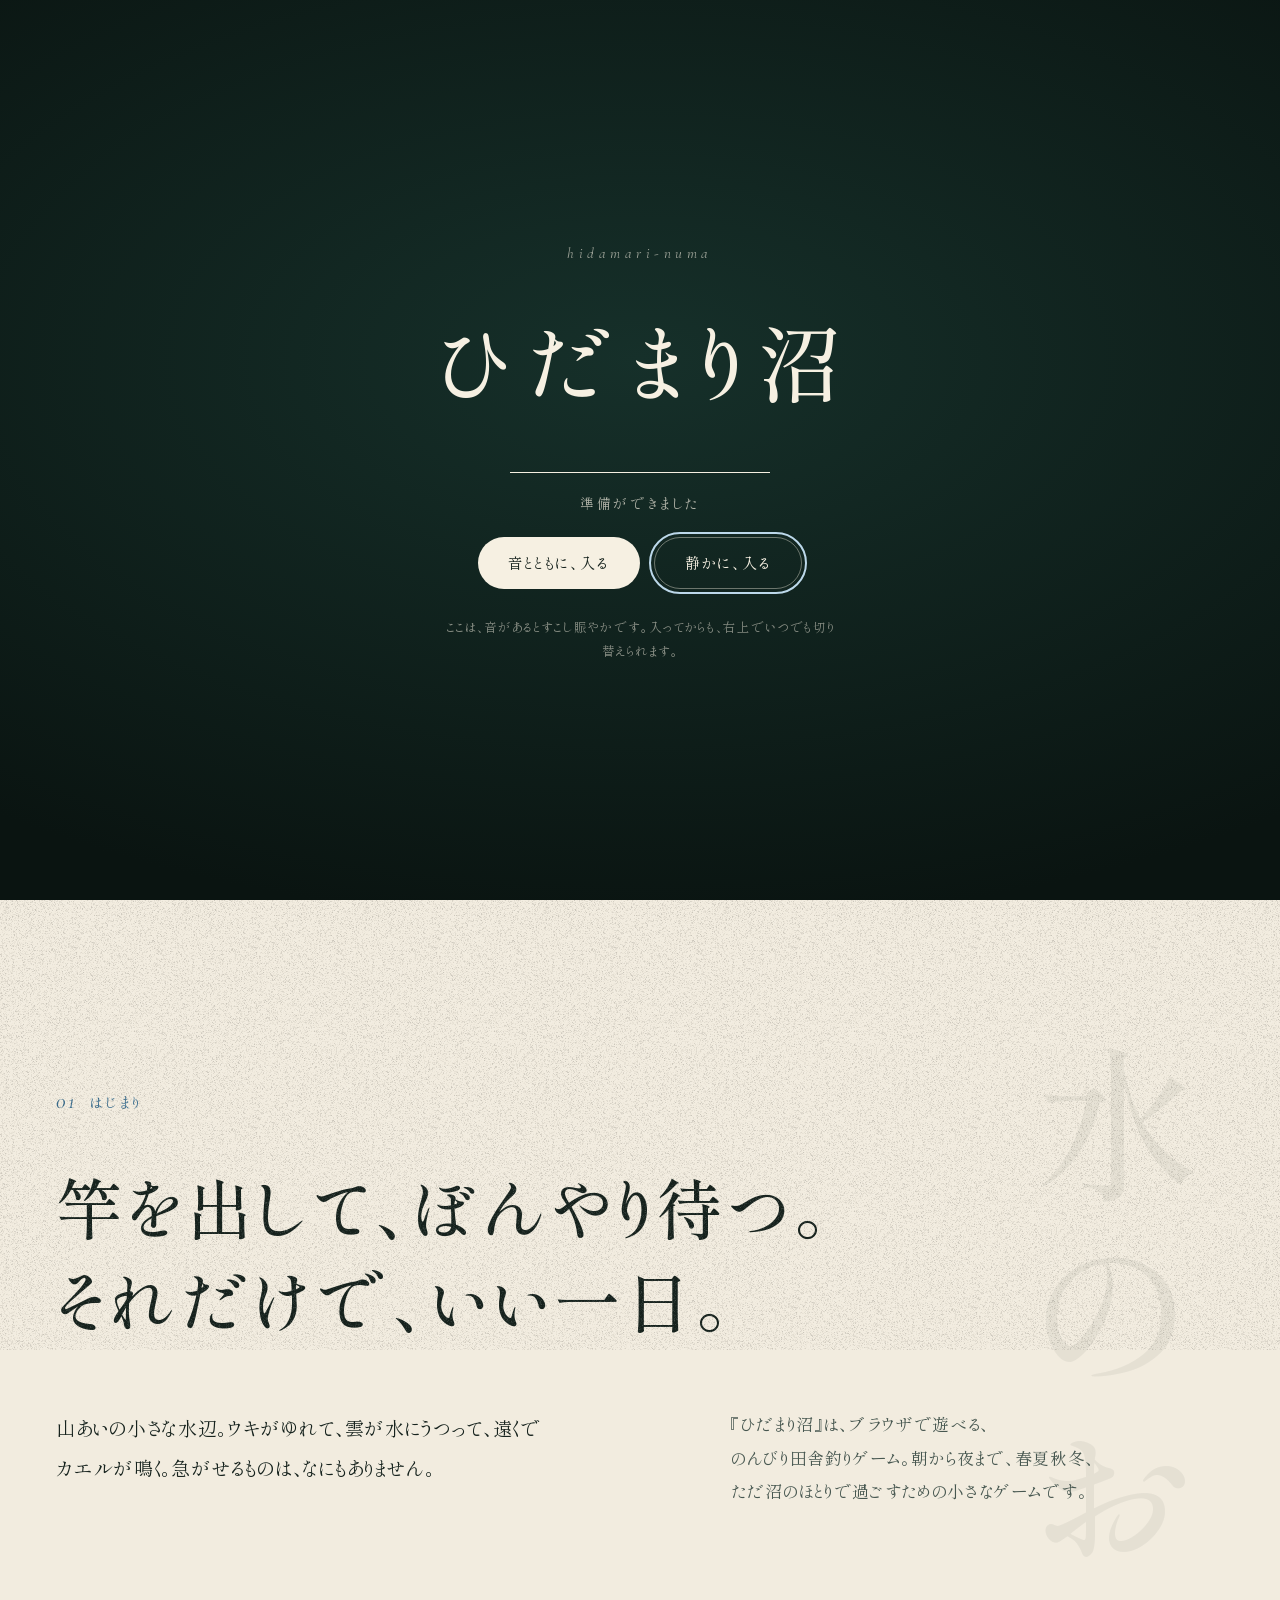
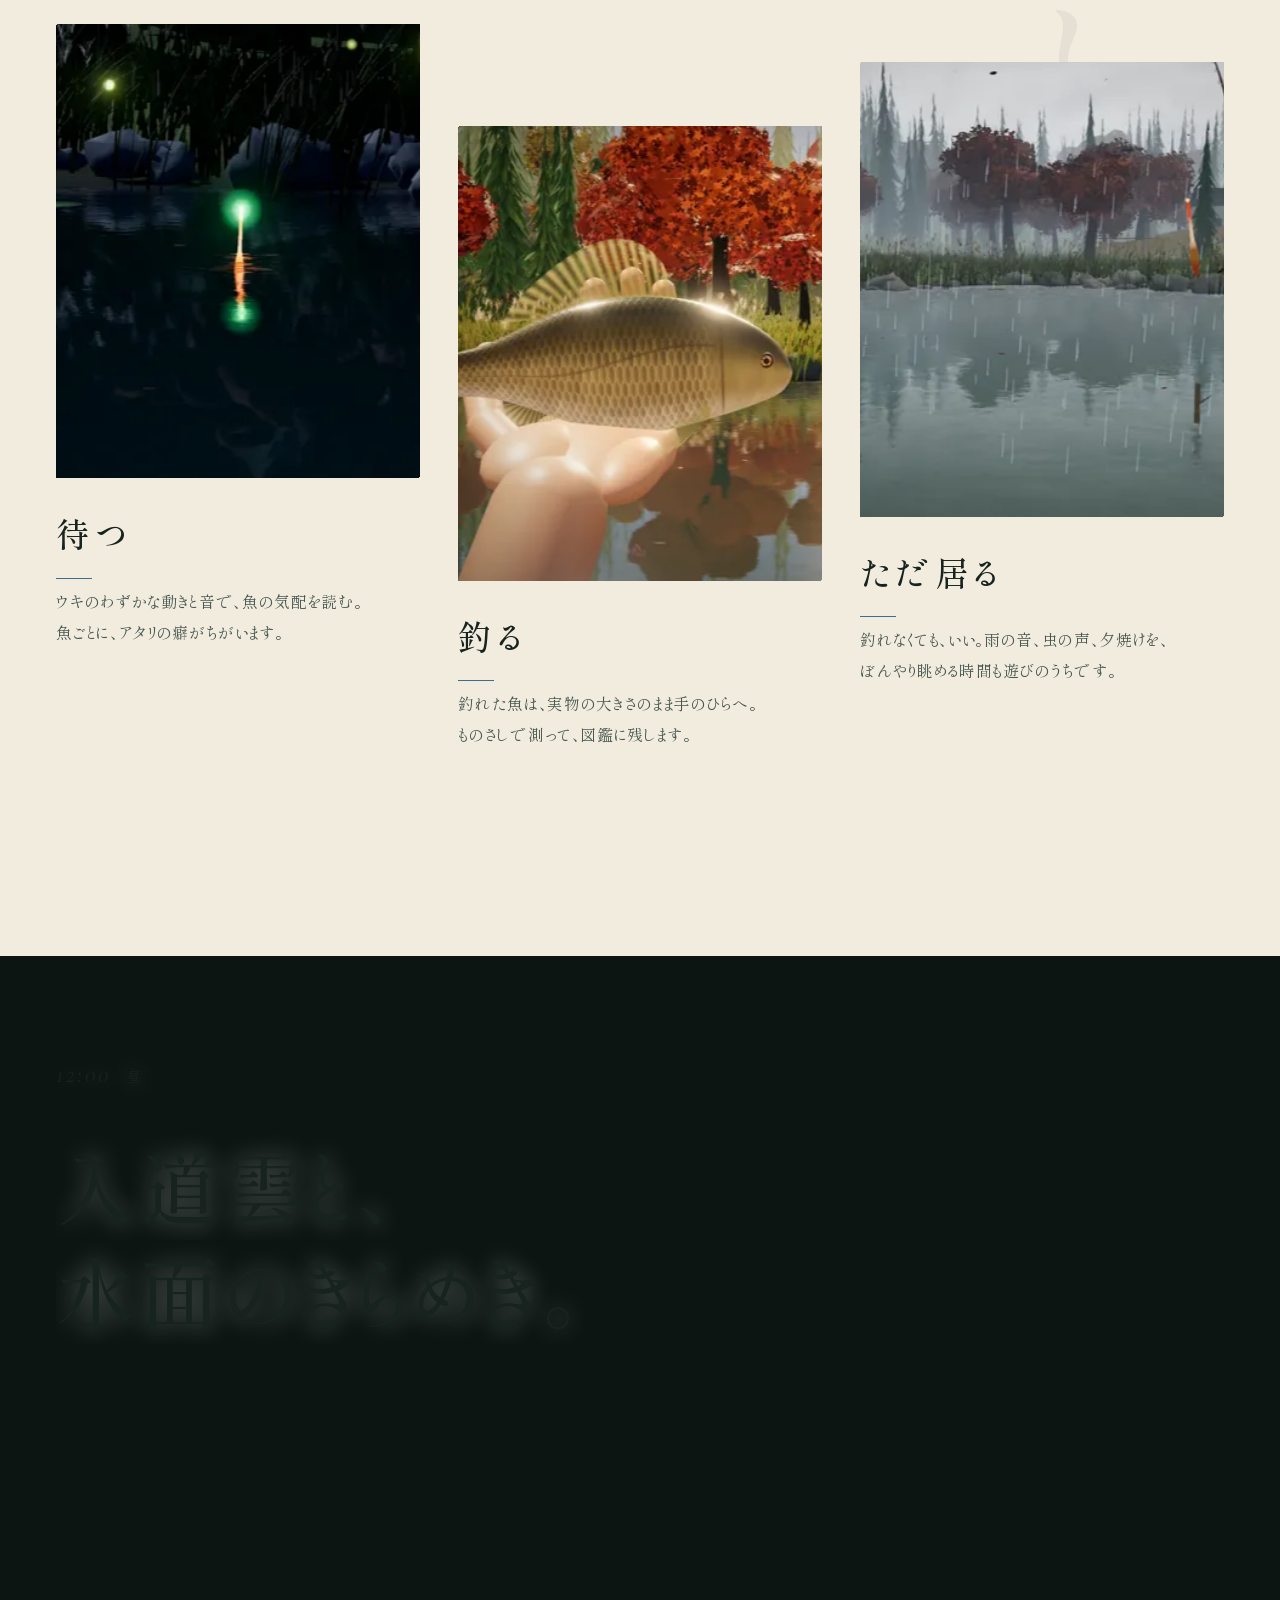
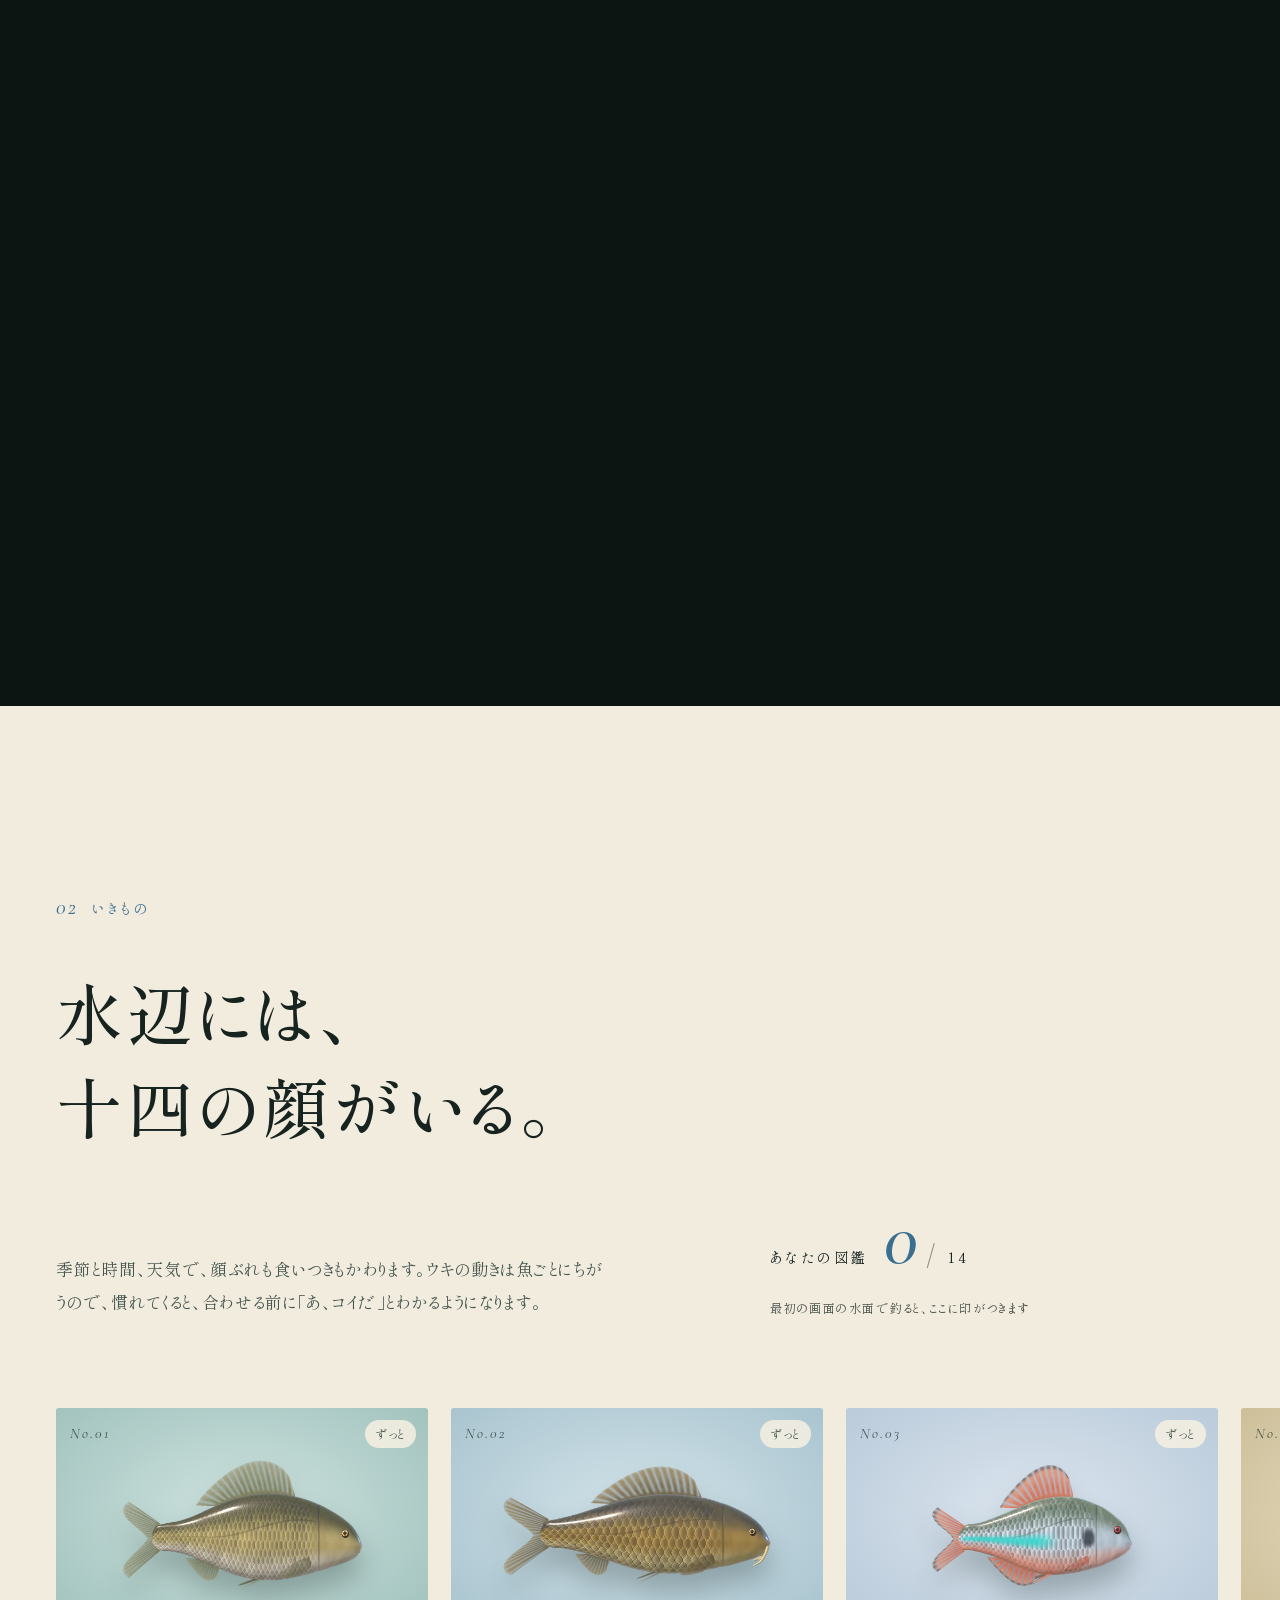
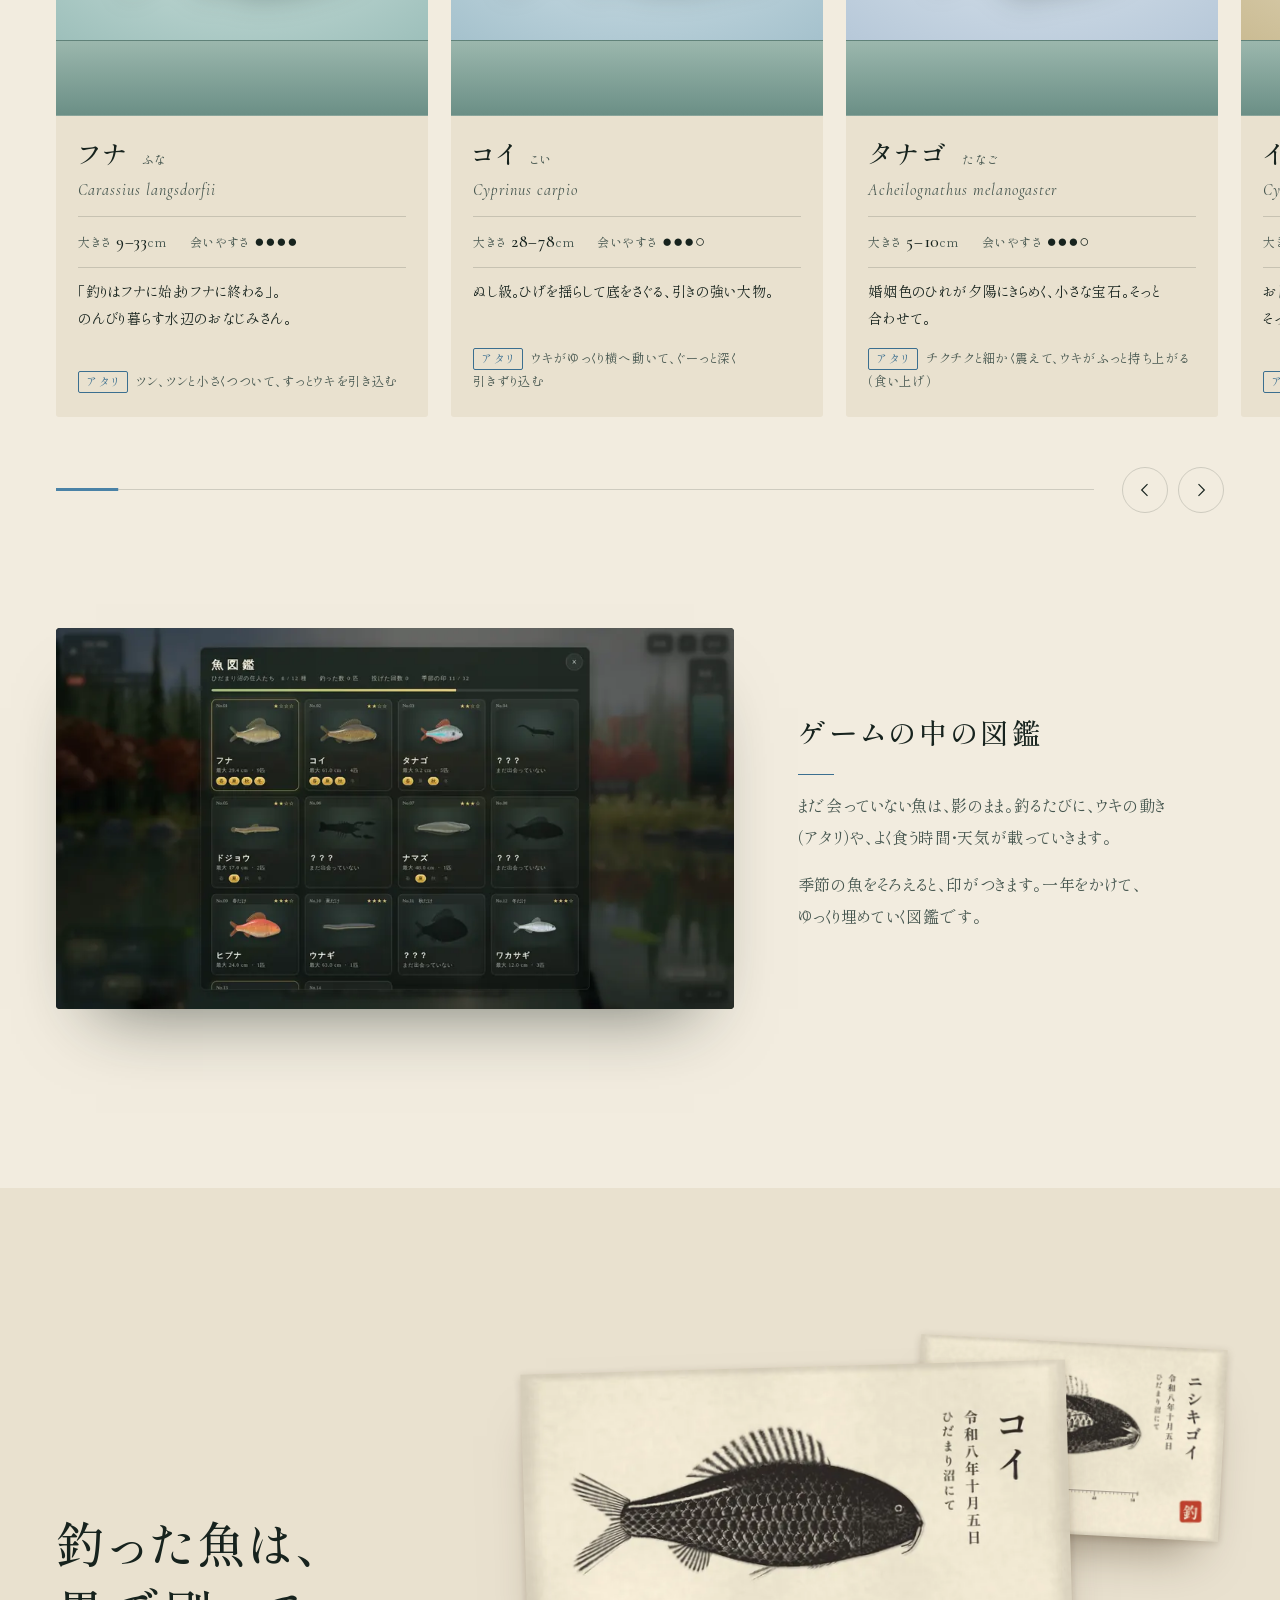
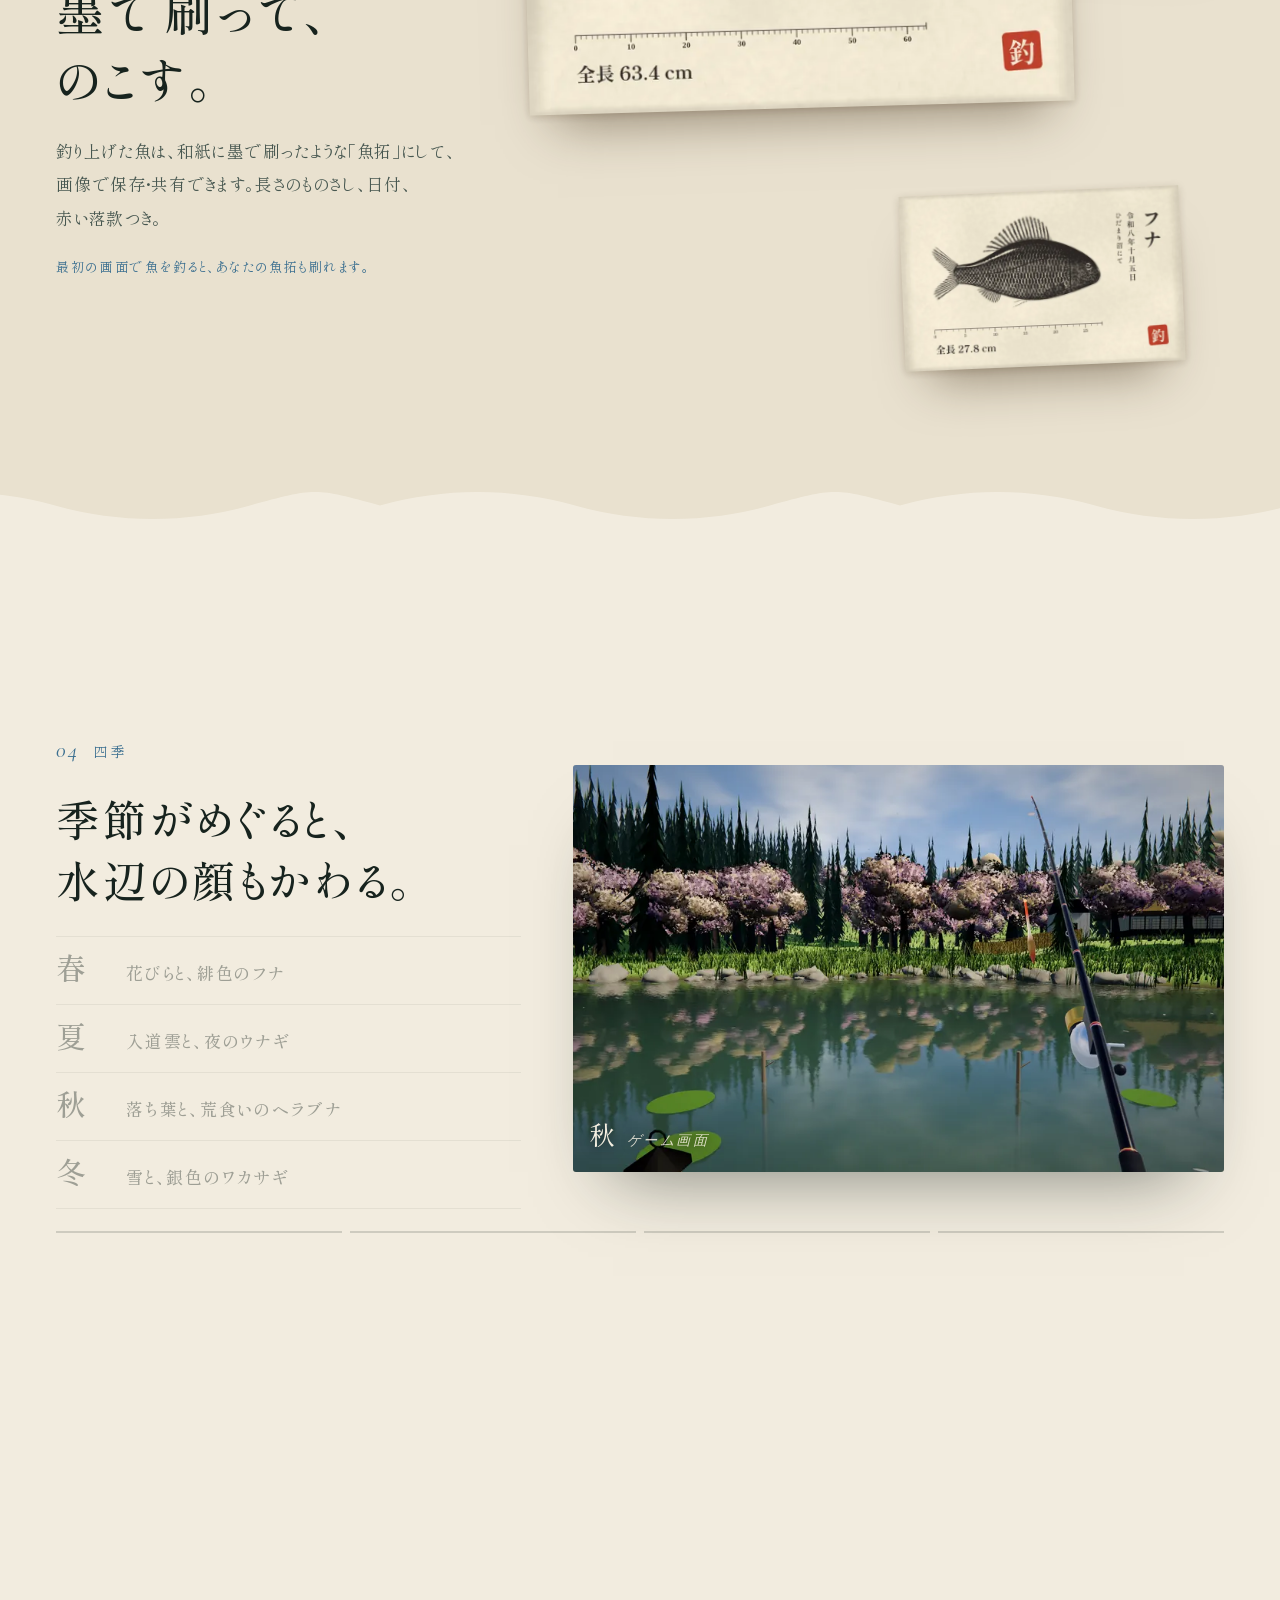
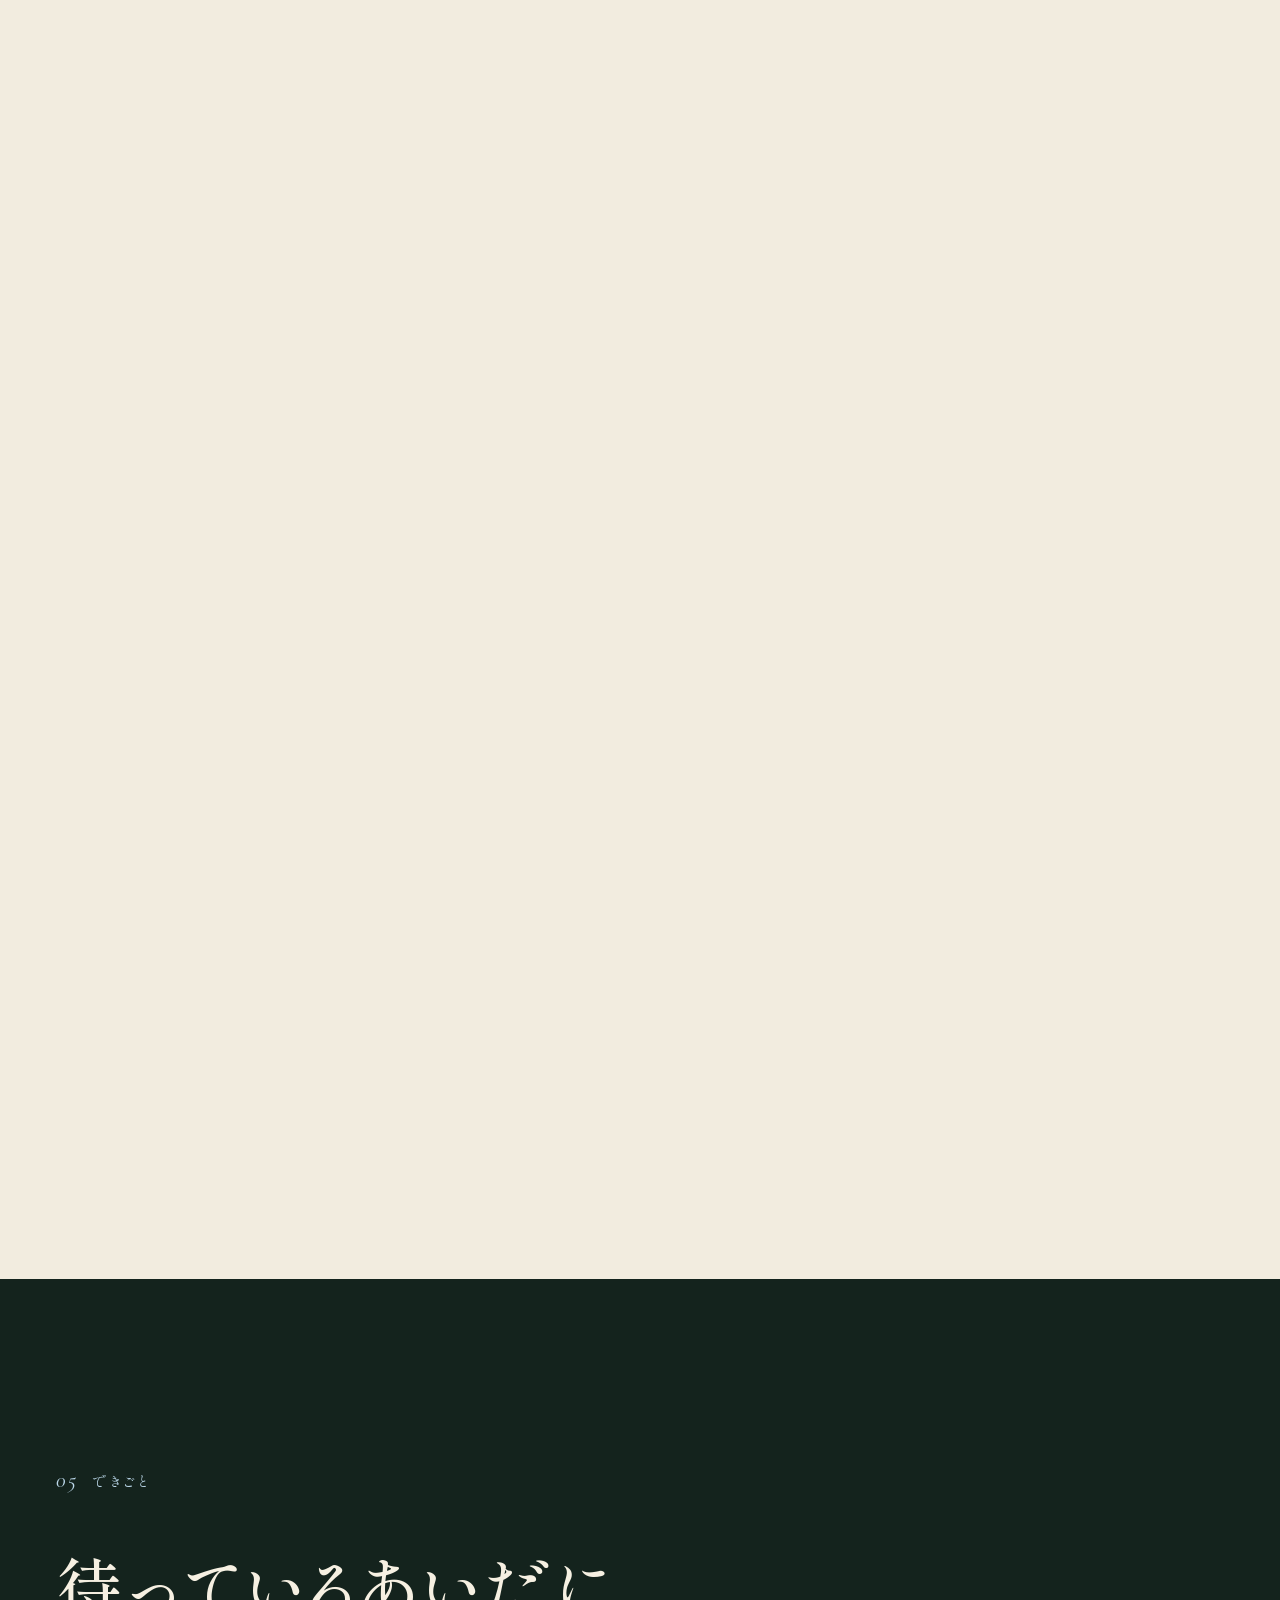
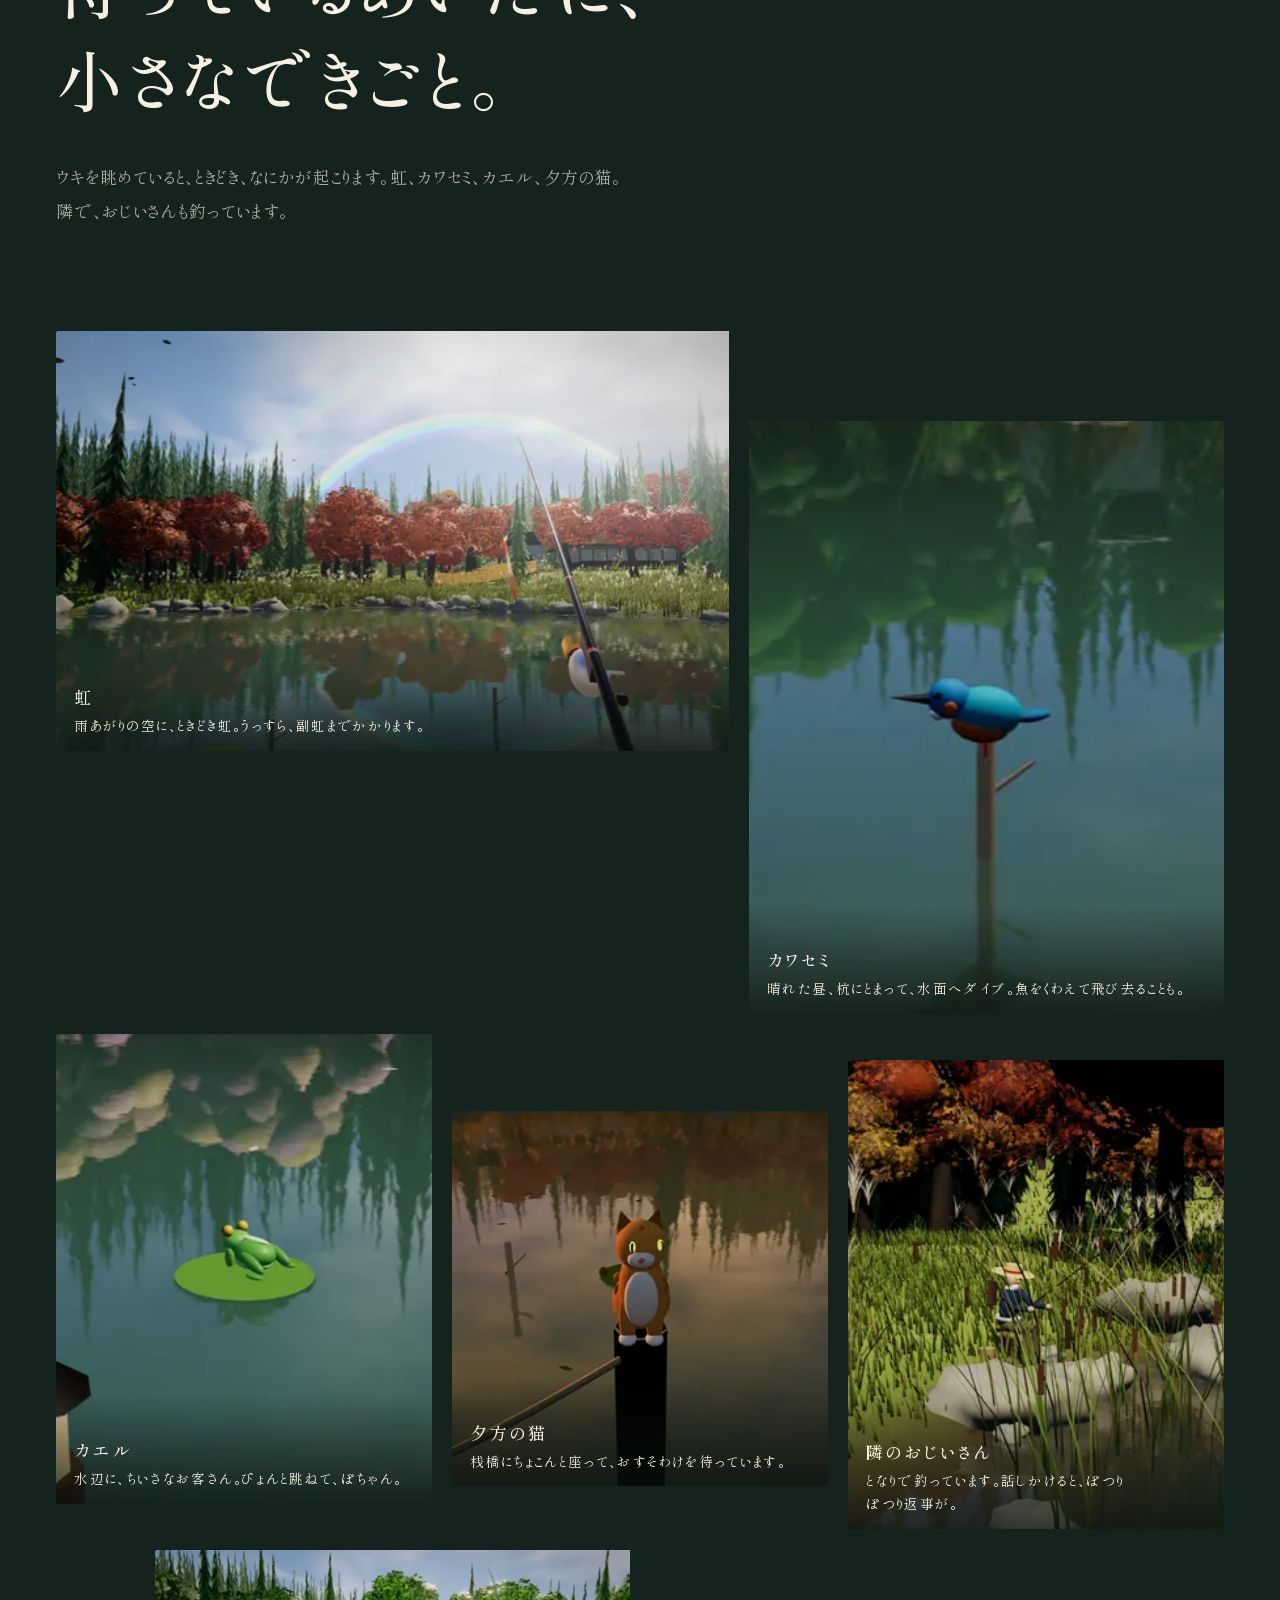
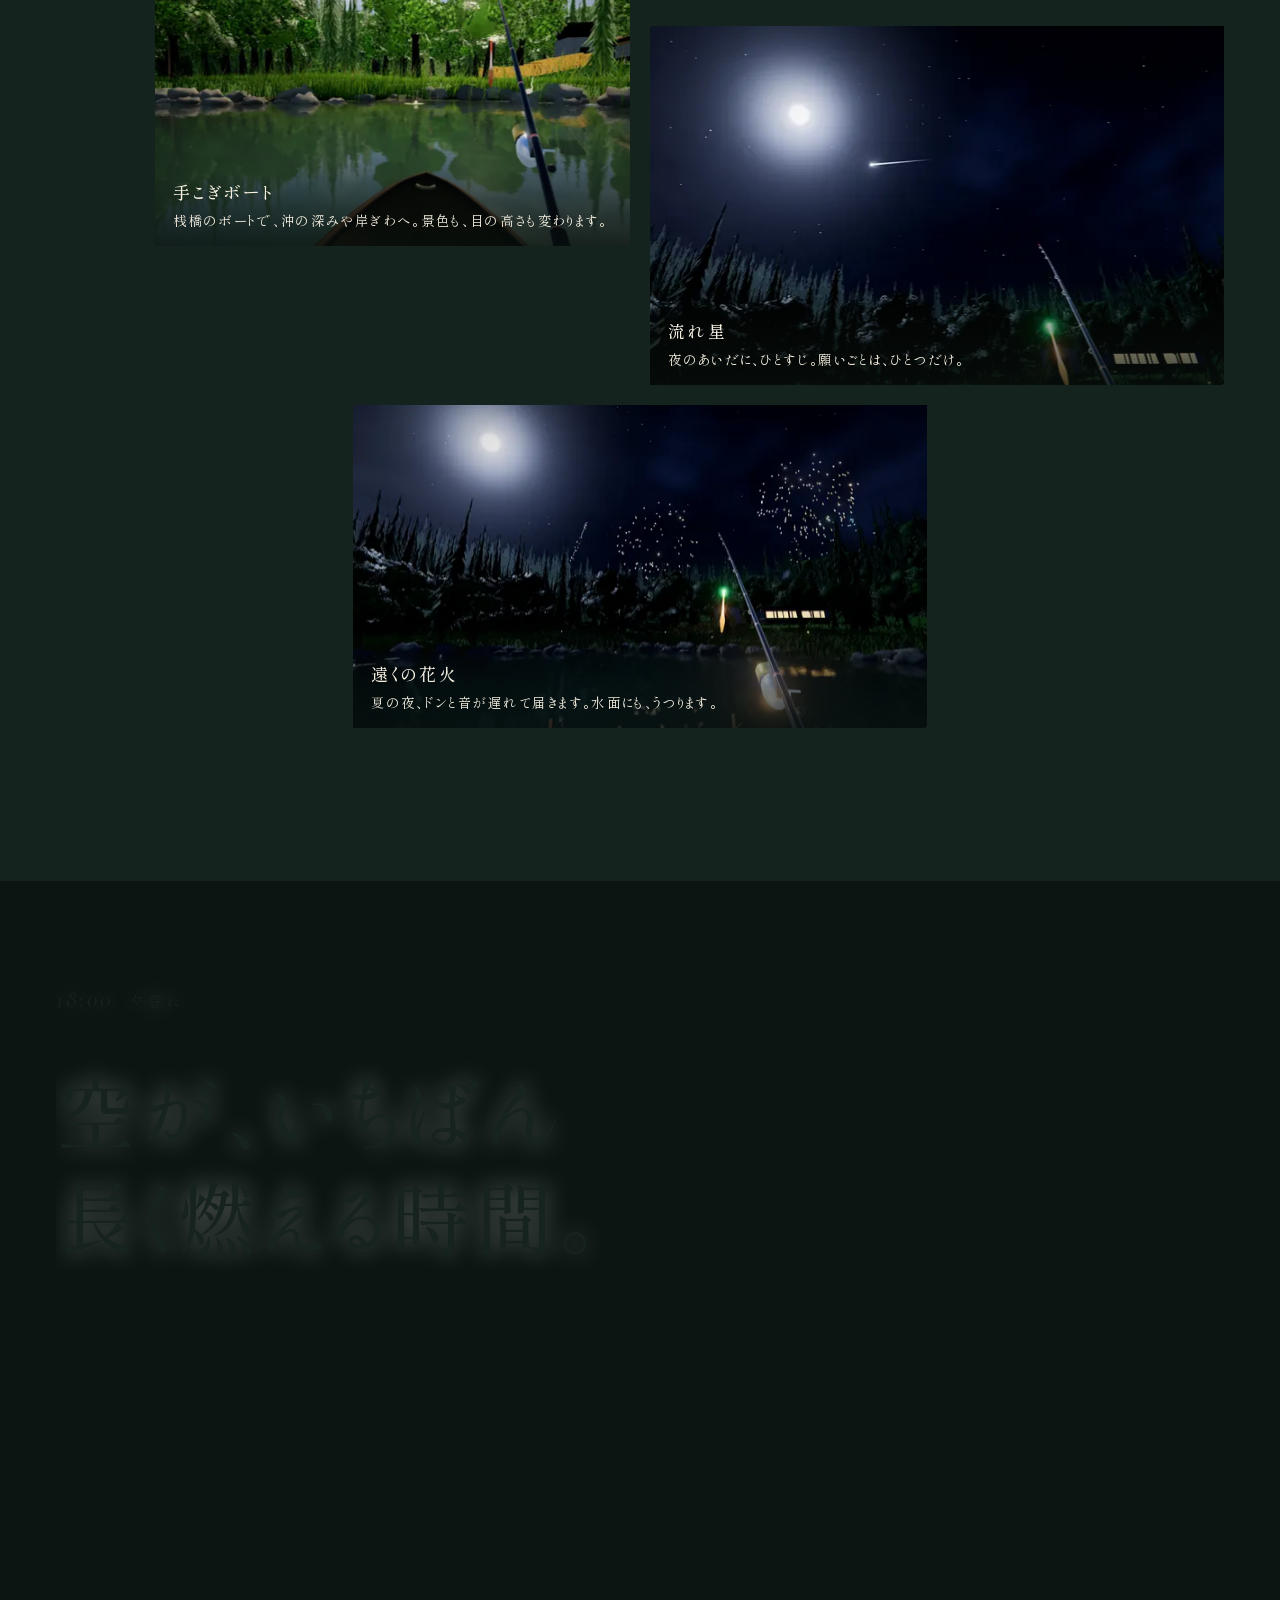
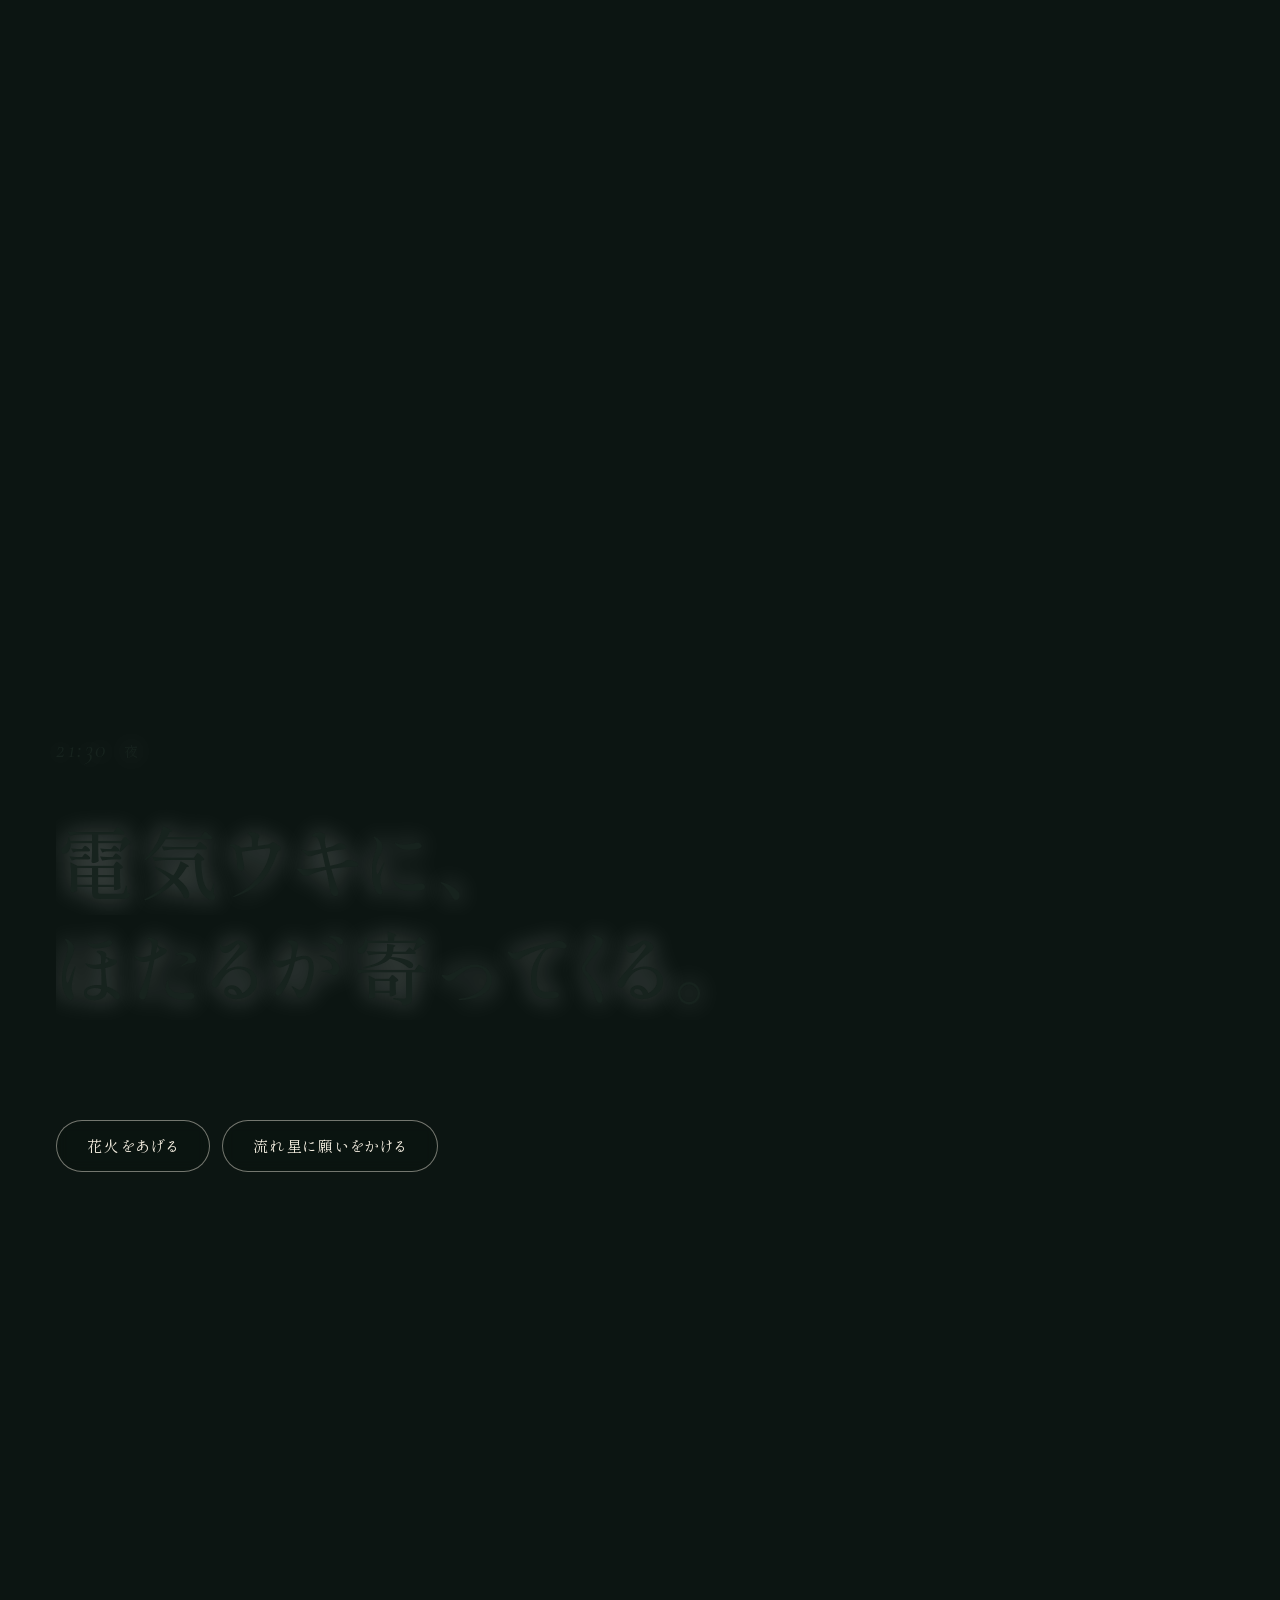
<file: index.html>
<!doctype html>
<html lang="ja" data-season="autumn" class="no-js">
<head>
<!-- Google tag (gtag.js) -->
<script async src="https://www.googletagmanager.com/gtag/js?id=G-F99WCYYQ37"></script>
<script>
  window.dataLayer = window.dataLayer || [];
  function gtag(){dataLayer.push(arguments);}
  gtag('js', new Date());

  gtag('config', 'G-F99WCYYQ37');
</script>
<meta charset="utf-8">
<meta name="viewport" content="width=device-width, initial-scale=1, viewport-fit=cover">
<title>ひだまり沼 — 一日、水のそばで。のんびり田舎釣りゲーム</title>
<meta name="description" content="山あいの小さな水辺で、ウキを浮かべてぼんやり待つ。朝から夜まで、春夏秋冬。ブラウザで遊べる、のんびり田舎釣りゲーム「ひだまり沼」の紹介ページです。">
<meta name="theme-color" content="#0d1a17">
<meta name="color-scheme" content="light dark">
<link rel="canonical" href="https://seicolor.github.io/hidamari-numa-site/">
<meta property="og:url" content="https://seicolor.github.io/hidamari-numa-site/">
<meta property="og:site_name" content="ひだまり沼">
<meta property="og:type" content="website">
<meta property="og:title" content="ひだまり沼 — 一日、水のそばで。">
<meta property="og:description" content="朝から夜まで、春夏秋冬。ブラウザで遊べる、のんびり田舎釣りゲーム。">
<meta property="og:image" content="https://seicolor.github.io/hidamari-numa-site/assets/img/og.jpg">
<meta property="og:image:type" content="image/jpeg">
<meta property="og:image:width" content="1200">
<meta property="og:image:height" content="630">
<meta property="og:image:alt" content="秋の夕ぐれ、紅葉の森にかこまれた水辺にウキを浮かべる、ゲームの画面">
<meta property="og:locale" content="ja_JP">
<meta name="twitter:card" content="summary_large_image">
<meta name="twitter:title" content="ひだまり沼 — 一日、水のそばで。">
<meta name="twitter:description" content="朝から夜まで、春夏秋冬。ブラウザで遊べる、のんびり田舎釣りゲーム。">
<meta name="twitter:image" content="https://seicolor.github.io/hidamari-numa-site/assets/img/og.jpg">
<meta name="twitter:image:alt" content="秋の夕ぐれ、紅葉の森にかこまれた水辺にウキを浮かべる、ゲームの画面">
<link rel="icon" href="assets/img/favicon.svg" type="image/svg+xml">
<link rel="preload" href="assets/fonts/shippori-mincho-400.woff2" as="font" type="font/woff2" crossorigin>
<link rel="preload" href="assets/fonts/shippori-mincho-500.woff2" as="font" type="font/woff2" crossorigin>
<link rel="modulepreload" href="js/main.js">
<link rel="modulepreload" href="js/gl.js">
<link rel="modulepreload" href="js/shaders.js">
<link rel="modulepreload" href="js/sky.js">
<link rel="modulepreload" href="js/world.js">
<link rel="modulepreload" href="js/util.js">
<link rel="modulepreload" href="js/scroll.js">
<link rel="modulepreload" href="js/fishing.js">
<link rel="modulepreload" href="js/bite.js">
<link rel="modulepreload" href="js/species.js">
<link rel="modulepreload" href="js/zukan.js">
<link rel="modulepreload" href="js/sound.js">
<link rel="modulepreload" href="js/night.js">
<link rel="modulepreload" href="js/cards.js">
<link rel="modulepreload" href="js/ui.js">
<link rel="modulepreload" href="js/audio-shim.js">
<link rel="stylesheet" href="css/style.css">
<script>document.documentElement.classList.remove('no-js');setTimeout(function(){if(!window.__booted)document.documentElement.classList.add('no-js')},9000);</script>
<script type="application/ld+json">
{"@context":"https://schema.org","@type":"VideoGame","name":"ひだまり沼","alternateName":"Hidamari-numa","description":"山あいの小さな水辺で、ウキを浮かべてぼんやり待つ、のんびり田舎釣りゲーム。","genre":["Fishing","Relaxing"],"inLanguage":"ja","applicationCategory":"Game","operatingSystem":"Web browser","playMode":"SinglePlayer","offers":{"@type":"Offer","price":"0","priceCurrency":"JPY"},"url":"https://seicolor.github.io/hidamari-numa-site/","image":"https://seicolor.github.io/hidamari-numa-site/assets/img/og.jpg"}
</script>
</head>
<body class="is-loading">
<a class="skip" href="#story">本文へ</a>

<!-- ============ 入口 ============ -->
<div id="gate" role="dialog" aria-modal="true" aria-labelledby="gate-title">
  <div class="gate-in">
    <p class="gate-en" lang="en">Hidamari-numa</p>
    <h2 id="gate-title" class="gate-title">ひだまり沼</h2>
    <div class="gate-bar" aria-hidden="true"><i></i></div>
    <p class="gate-msg" id="gate-msg">水をためています</p>
    <div class="gate-actions" id="gate-actions" hidden>
      <button type="button" class="btn btn-solid" data-enter="sound">音とともに、入る</button>
      <button type="button" class="btn btn-ghost" data-enter="quiet">静かに、入る</button>
    </div>
    <p class="gate-note">ここは、音があるとすこし賑やかです。入ってからも、右上でいつでも切り替えられます。</p>
  </div>
</div>

<canvas id="scene" aria-hidden="true"></canvas>
<svg width="0" height="0" style="position:absolute" aria-hidden="true" focusable="false"><filter id="wob" x="-5%" y="-10%" width="110%" height="120%"><feTurbulence type="fractalNoise" baseFrequency="0.0015 0.03" numOctaves="2" seed="7" result="n"/><feDisplacementMap in="SourceGraphic" in2="n" scale="16" xChannelSelector="R" yChannelSelector="G"/></filter></svg>
<div class="grain" aria-hidden="true"></div>
<div class="progress" aria-hidden="true"><i id="progress-bar"></i></div>
<div class="tap-ring" id="tap-ring" aria-hidden="true"></div>

<!-- ============ ナビ ============ -->
<header class="nav" id="nav">
  <a class="nav-logo" href="#hero" aria-label="ひだまり沼 トップへ"><span>ひだまり沼</span></a>
  <div class="nav-clock" id="clock" aria-hidden="true">
    <svg class="arc" viewBox="0 0 44 24" width="44" height="24"><path d="M3 21 A19 19 0 0 1 41 21" fill="none" stroke="currentColor" stroke-width="1" opacity=".35"/><circle id="arc-dot" cx="3" cy="21" r="3" fill="currentColor"/></svg>
    <span class="clock-time" id="clock-time">06:40</span>
    <span class="clock-part" id="clock-part">朝</span>
  </div>
  <div class="nav-r">
    <div class="seals" role="group" aria-label="季節をえらぶ">
      <button type="button" class="seal" data-s="spring" aria-pressed="false" aria-label="春にする"><span>春</span></button>
      <button type="button" class="seal" data-s="summer" aria-pressed="false" aria-label="夏にする"><span>夏</span></button>
      <button type="button" class="seal" data-s="autumn" aria-pressed="false" aria-label="秋にする"><span>秋</span></button>
      <button type="button" class="seal" data-s="winter" aria-pressed="false" aria-label="冬にする"><span>冬</span></button>
    </div>
    <button type="button" class="nav-wx" id="weather" data-on="false" aria-label="天気 晴れ。押すと雨をふらせます">
    <svg viewBox="0 0 24 24" width="22" height="22" aria-hidden="true"><g fill="none" stroke="currentColor" stroke-width="1.2" stroke-linecap="round" stroke-linejoin="round"><path d="M7 15a4 4 0 0 1-.4-7.98A5.5 5.5 0 0 1 17.2 8.2 3.8 3.8 0 0 1 17 15H7z"/><g class="drops"><path d="M8 18l-1 2.6"/><path d="M12 18l-1 2.6"/><path d="M16 18l-1 2.6"/></g></g></svg>
    <span class="nav-wx-l" id="weather-l">晴れ</span>
  </button>
  <button type="button" class="nav-sound" id="sound" data-on="false" aria-label="音 オフ。押すと音を出します">
      <svg viewBox="0 0 24 16" width="24" height="16" aria-hidden="true"><g class="bars"><rect x="2" y="6" width="2" height="4" rx="1"/><rect x="7" y="3" width="2" height="10" rx="1"/><rect x="12" y="0" width="2" height="16" rx="1"/><rect x="17" y="4" width="2" height="8" rx="1"/><rect x="22" y="6" width="2" height="4" rx="1"/></g></svg>
      <span class="nav-sound-l" id="sound-l">音 オフ</span>
    </button>
    <a class="nav-cta" href="play/?place=numa&amp;go=1" data-magnet><span>あそぶ</span></a>
  </div>
</header>

<nav class="dots" aria-label="ページ内の移動">
  <ol>
    <li><a href="#hero" data-for="hero"><i></i><span>朝</span></a></li>
    <li><a href="#story" data-for="story"><i></i><span>はじまり</span></a></li>
    <li><a href="#noon" data-for="noon"><i></i><span>昼</span></a></li>
    <li><a href="#fish" data-for="fish"><i></i><span>いきもの</span></a></li>
    <li><a href="#gyotaku" data-for="gyotaku"><i></i><span>魚拓</span></a></li>
    <li><a href="#seasons" data-for="seasons"><i></i><span>四季</span></a></li>
    <li><a href="#moments" data-for="moments"><i></i><span>できごと</span></a></li>
    <li><a href="#dusk" data-for="dusk"><i></i><span>夕</span></a></li>
    <li><a href="#night" data-for="night"><i></i><span>夜</span></a></li>
    <li><a href="#craft" data-for="craft"><i></i><span>こだわり</span></a></li>
    <li><a href="#play" data-for="play"><i></i><span>あそぶ</span></a></li>
  </ol>
</nav>

<main id="main">

<!-- ============ 朝（ヒーロー） ============ -->
<section id="hero" class="win hero" data-h0="6.1" data-h1="7.3" data-tone="light" aria-labelledby="hero-title">
  <div class="hero-frame" id="hero-frame">
    <p class="hero-kicker"><span class="num">いま</span> <b id="hero-now">秋の朝</b>の水辺</p>
    <h1 class="hero-title" id="hero-title"><span class="sr">ひだまり沼</span><span class="ttl" aria-hidden="true"><span>ひ</span><span>だ</span><span>ま</span><span>り</span><span>沼</span></span></h1>
    <div class="hero-title mirror" aria-hidden="true"><span class="ttl"><span>ひ</span><span>だ</span><span>ま</span><span>り</span><span>沼</span></span></div>
    <p class="hero-sub">一日、水のそばで。</p>
    <p class="hero-en" lang="en"><em>A quiet fishing game — drawn entirely in code.</em></p>

    <canvas id="rodfx" aria-hidden="true"></canvas>
    <button type="button" class="water-hit" id="water-hit" aria-label="水面に釣り糸をたらす（Enterキーでも投げられます）"></button>
    <p class="hero-hint" id="hero-hint"><span class="dot"></span><span id="hero-hint-t">水面をクリックして、釣り糸をたらす</span></p>
    <p class="hero-log" id="hero-log" role="status" aria-live="polite"></p>

    <div class="hero-zukan"><span>図鑑</span> <b id="zukan-n">0</b><i>/</i>14</div>
    <div class="hero-scroll" aria-hidden="true"><span>scroll</span><i></i></div>
  </div>
</section>

<!-- ============ はじまり ============ -->
<section id="story" class="paper story edge-b" data-h0="7.3" data-h1="10.4">
  <div class="story-deco" aria-hidden="true"><span class="mark-v">水のおと</span><i class="ring"></i><i class="ring r2"></i><i class="ring r3"></i></div>
  <div class="wrap">
    <p class="eyebrow rv"><span class="num">01</span><span>はじまり</span></p>
    <h2 class="statement">
      <span class="ln"><span><span class="wd">竿を出して、</span><span class="wd">ぼんやり待つ。</span></span></span>
      <span class="ln"><span><span class="wd">それだけで、</span><span class="wd">いい一日。</span></span></span>
    </h2>
    <div class="story-cols">
      <p class="lead rv">山あいの小さな水辺。ウキがゆれて、雲が水にうつって、遠くでカエルが鳴く。急がせるものは、なにもありません。</p>
      <p class="rv d1">『ひだまり沼』は、ブラウザで遊べる、のんびり田舎釣りゲーム。朝から夜まで、春夏秋冬、ただ沼のほとりで過ごすための小さなゲームです。</p>
    </div>

    <ul class="pillars">
      <li class="pillar p1">
        <figure class="ph" data-par="0.08"><img src="assets/img/float-night-800.webp" srcset="assets/img/float-night-800.webp 800w, assets/img/float-night-1400.webp 1400w" sizes="(max-width: 760px) 90vw, 30vw" width="1400" height="788" alt="夜の水面に浮かぶ、光る電気ウキ" loading="lazy" decoding="async"></figure>
        <div class="pt"><span class="k">待つ</span><p>ウキのわずかな動きと音で、魚の気配を読む。魚ごとに、アタリの癖がちがいます。</p></div>
      </li>
      <li class="pillar p2">
        <figure class="ph" data-par="-0.05" style="--ox:26%"><img src="assets/img/hand-funa-800.webp" srcset="assets/img/hand-funa-800.webp 800w, assets/img/hand-funa-1400.webp 1400w" sizes="(max-width: 760px) 90vw, 30vw" width="1400" height="788" alt="釣り上げたフナを、左のてのひらにのせたところ" loading="lazy" decoding="async"></figure>
        <div class="pt"><span class="k">釣る</span><p>釣れた魚は、実物の大きさのまま手のひらへ。ものさしで測って、図鑑に残します。</p></div>
      </li>
      <li class="pillar p3">
        <figure class="ph" data-par="0.1"><img src="assets/img/rain-pond-800.webp" srcset="assets/img/rain-pond-800.webp 800w, assets/img/rain-pond-1400.webp 1400w" sizes="(max-width: 760px) 90vw, 30vw" width="1400" height="788" alt="雨がふる水辺の水面" loading="lazy" decoding="async"></figure>
        <div class="pt"><span class="k">ただ居る</span><p>釣れなくても、いい。雨の音、虫の声、夕焼けを、ぼんやり眺める時間も遊びのうちです。</p></div>
      </li>
    </ul>
  </div>
</section>

<!-- ============ 昼 ============ -->
<section id="noon" class="win beat" data-h0="10.6" data-h1="14.0" data-tone="dark" aria-labelledby="noon-h">
  <div class="beat-in">
    <p class="beat-time"><span class="num">12:00</span><span>昼</span></p>
    <h2 class="beat-line" id="noon-h"><span class="ln"><span><span class="wd">入道雲と、</span></span></span><span class="ln"><span><span class="wd">水面の</span><span class="wd">きらめき。</span></span></span></h2>
    <p class="beat-sub">水面にふれると、波紋がひろがります。</p>
  </div>
</section>

<!-- ============ いきもの ============ -->
<section id="fish" class="paper fish" data-h0="14.0" data-h1="15.4">
  <div class="wrap fish-head">
    <p class="eyebrow rv"><span class="num">02</span><span>いきもの</span></p>
    <h2 class="sec-title"><span class="ln"><span><span class="wd">水辺には、</span></span></span><span class="ln"><span><span class="wd">十四の</span><span class="wd">顔がいる。</span></span></span></h2>
    <div class="fish-intro">
      <p class="rv">季節と時間、天気で、顔ぶれも食いつきもかわります。ウキの動きは魚ごとにちがうので、慣れてくると、合わせる前に「あ、コイだ」とわかるようになります。</p>
      <p class="fish-count rv d1">あなたの図鑑<b id="fish-count">0</b><i>/</i>14<small>最初の画面の水面で釣ると、ここに印がつきます</small></p>
    </div>
  </div>
  <div class="rail" id="rail" tabindex="0" role="region" aria-label="魚の図鑑（横にスクロールできます）">
    <ol class="rail-track" id="rail-track">
<!--build:cards-->
      <li class="card" data-id="funa" data-season="" tabindex="-1">
        <div class="card-img" style="--tint1:#cfe3df;--tint2:#93b8b3">
          <span class="card-no">No.01</span><span class="card-sea ju">ずっと</span>
          <img src="assets/img/fish-funa-600.webp" srcset="assets/img/fish-funa-600.webp 600w, assets/img/fish-funa-900.webp 900w" sizes="(max-width: 520px) 70vw, 340px" width="900" height="563" alt="フナの絵" loading="lazy" decoding="async" draggable="false">
        </div>
        <canvas class="card-bite" aria-hidden="true"></canvas>
        <div class="card-body">
          <h3>フナ<small>ふな</small></h3>
          <p class="latin">Carassius langsdorfii</p>
          <p class="meta"><span>大きさ <b>9–33</b>cm</span><span>会いやすさ <b>●●●●</b></span></p>
          <p class="desc">「釣りはフナに始まりフナに終わる」。のんびり暮らす水辺のおなじみさん。</p>
          <p class="bite"><span>アタリ</span>ツン、ツンと小さくつついて、すっとウキを引き込む</p>
        </div>
      </li>
      <li class="card" data-id="koi" data-season="" tabindex="-1">
        <div class="card-img" style="--tint1:#d3e3ea;--tint2:#9bbac6">
          <span class="card-no">No.02</span><span class="card-sea ju">ずっと</span>
          <img src="assets/img/fish-koi-600.webp" srcset="assets/img/fish-koi-600.webp 600w, assets/img/fish-koi-900.webp 900w" sizes="(max-width: 520px) 70vw, 340px" width="900" height="563" alt="コイの絵" loading="lazy" decoding="async" draggable="false">
        </div>
        <canvas class="card-bite" aria-hidden="true"></canvas>
        <div class="card-body">
          <h3>コイ<small>こい</small></h3>
          <p class="latin">Cyprinus carpio</p>
          <p class="meta"><span>大きさ <b>28–78</b>cm</span><span>会いやすさ <b>●●●○</b></span></p>
          <p class="desc">ぬし級。ひげを揺らして底をさぐる、引きの強い大物。</p>
          <p class="bite"><span>アタリ</span>ウキがゆっくり横へ動いて、ぐーっと深く引きずり込む</p>
        </div>
      </li>
      <li class="card" data-id="tanago" data-season="" tabindex="-1">
        <div class="card-img" style="--tint1:#dbe5ee;--tint2:#afc2d4">
          <span class="card-no">No.03</span><span class="card-sea ju">ずっと</span>
          <img src="assets/img/fish-tanago-600.webp" srcset="assets/img/fish-tanago-600.webp 600w, assets/img/fish-tanago-900.webp 900w" sizes="(max-width: 520px) 70vw, 340px" width="900" height="563" alt="タナゴの絵" loading="lazy" decoding="async" draggable="false">
        </div>
        <canvas class="card-bite" aria-hidden="true"></canvas>
        <div class="card-body">
          <h3>タナゴ<small>たなご</small></h3>
          <p class="latin">Acheilognathus melanogaster</p>
          <p class="meta"><span>大きさ <b>5–10</b>cm</span><span>会いやすさ <b>●●●○</b></span></p>
          <p class="desc">婚姻色のひれが夕陽にきらめく、小さな宝石。そっと合わせて。</p>
          <p class="bite"><span>アタリ</span>チクチクと細かく震えて、ウキがふっと持ち上がる（食い上げ）</p>
        </div>
      </li>
      <li class="card" data-id="imori" data-season="" tabindex="-1">
        <div class="card-img" style="--tint1:#e8dfc8;--tint2:#c4b488">
          <span class="card-no">No.04</span><span class="card-sea ju">ずっと</span>
          <img src="assets/img/fish-imori-600.webp" srcset="assets/img/fish-imori-600.webp 600w, assets/img/fish-imori-900.webp 900w" sizes="(max-width: 520px) 70vw, 340px" width="900" height="563" alt="イモリの絵" loading="lazy" decoding="async" draggable="false">
        </div>
        <canvas class="card-bite" aria-hidden="true"></canvas>
        <div class="card-body">
          <h3>イモリ<small>いもり</small></h3>
          <p class="latin">Cynops pyrrhogaster</p>
          <p class="meta"><span>大きさ <b>7–14</b>cm</span><span>会いやすさ <b>●●●○</b></span></p>
          <p class="desc">お腹の赤は毒のしるし。井戸や田んぼを守る「井守」。そっと逃がしてあげよう。</p>
          <p class="bite"><span>アタリ</span>ウキがゆらゆらと揺れて、ゆっくり沈んでいく</p>
        </div>
      </li>
      <li class="card" data-id="dojo" data-season="" tabindex="-1">
        <div class="card-img" style="--tint1:#cfe0cb;--tint2:#9bbb9a">
          <span class="card-no">No.05</span><span class="card-sea ju">ずっと</span>
          <img src="assets/img/fish-dojo-600.webp" srcset="assets/img/fish-dojo-600.webp 600w, assets/img/fish-dojo-900.webp 900w" sizes="(max-width: 520px) 70vw, 340px" width="900" height="563" alt="ドジョウの絵" loading="lazy" decoding="async" draggable="false">
        </div>
        <canvas class="card-bite" aria-hidden="true"></canvas>
        <div class="card-body">
          <h3>ドジョウ<small>どじょう</small></h3>
          <p class="latin">Misgurnus anguillicaudatus</p>
          <p class="meta"><span>大きさ <b>8–21</b>cm</span><span>会いやすさ <b>●●●○</b></span></p>
          <p class="desc">泥の中の名人。ひげでエサをさぐり、ぬるりと身をくねらせる。</p>
          <p class="bite"><span>アタリ</span>ブルブルと震えて、ウキを底のほうへ引っぱる</p>
        </div>
      </li>
      <li class="card" data-id="zarigani" data-season="" tabindex="-1">
        <div class="card-img" style="--tint1:#d3e5de;--tint2:#98bdb0">
          <span class="card-no">No.06</span><span class="card-sea ju">ずっと</span>
          <img src="assets/img/fish-zarigani-600.webp" srcset="assets/img/fish-zarigani-600.webp 600w, assets/img/fish-zarigani-900.webp 900w" sizes="(max-width: 520px) 70vw, 340px" width="900" height="563" alt="ザリガニの絵" loading="lazy" decoding="async" draggable="false">
        </div>
        <canvas class="card-bite" aria-hidden="true"></canvas>
        <div class="card-body">
          <h3>ザリガニ<small>ざりがに</small></h3>
          <p class="latin">Procambarus clarkii</p>
          <p class="meta"><span>大きさ <b>6–12</b>cm</span><span>会いやすさ <b>●●●●</b></span></p>
          <p class="desc">子どものころの冒険の相棒。はさみに気をつけて！</p>
          <p class="bite"><span>アタリ</span>ウキがずるずると横へ引きずられて、ゆっくり沈む</p>
        </div>
      </li>
      <li class="card" data-id="namazu" data-season="" tabindex="-1">
        <div class="card-img" style="--tint1:#e6dec9;--tint2:#bfae88">
          <span class="card-no">No.07</span><span class="card-sea ju">ずっと</span>
          <img src="assets/img/fish-namazu-600.webp" srcset="assets/img/fish-namazu-600.webp 600w, assets/img/fish-namazu-900.webp 900w" sizes="(max-width: 520px) 70vw, 340px" width="900" height="563" alt="ナマズの絵" loading="lazy" decoding="async" draggable="false">
        </div>
        <canvas class="card-bite" aria-hidden="true"></canvas>
        <div class="card-body">
          <h3>ナマズ<small>なまず</small></h3>
          <p class="latin">Silurus asotus</p>
          <p class="meta"><span>大きさ <b>28–62</b>cm</span><span>会いやすさ <b>●●○○</b></span></p>
          <p class="desc">雷雨の前に騒ぐと言われる水辺のぬし。ぬるぬる、のっそり。</p>
          <p class="bite"><span>アタリ</span>ゴンッと重く突いて、ウキごと一気に引き込む</p>
        </div>
      </li>
      <li class="card" data-id="nishiki" data-season="" tabindex="-1">
        <div class="card-img" style="--tint1:#c4d9e2;--tint2:#86abbf">
          <span class="card-no">No.08</span><span class="card-sea ju">ずっと</span>
          <img src="assets/img/fish-nishiki-600.webp" srcset="assets/img/fish-nishiki-600.webp 600w, assets/img/fish-nishiki-900.webp 900w" sizes="(max-width: 520px) 70vw, 340px" width="900" height="563" alt="ニシキゴイの絵" loading="lazy" decoding="async" draggable="false">
        </div>
        <canvas class="card-bite" aria-hidden="true"></canvas>
        <div class="card-body">
          <h3>ニシキゴイ<small>にしきごい</small></h3>
          <p class="latin">Cyprinus rubrofuscus</p>
          <p class="meta"><span>大きさ <b>35–66</b>cm</span><span>会いやすさ <b>●○○○</b></span></p>
          <p class="desc">紅白の錦。出会えたらきっと良いことがある、水辺の宝もの。</p>
          <p class="bite"><span>アタリ</span>ふわっとウキを持ち上げてから、ぐいっと引き込む</p>
        </div>
      </li>
      <li class="card" data-id="hibuna" data-season="spring" tabindex="-1">
        <div class="card-img" style="--tint1:#efdcdc;--tint2:#cfa9b2">
          <span class="card-no">No.09</span><span class="card-sea sp">春だけ</span>
          <img src="assets/img/fish-hibuna-600.webp" srcset="assets/img/fish-hibuna-600.webp 600w, assets/img/fish-hibuna-900.webp 900w" sizes="(max-width: 520px) 70vw, 340px" width="900" height="563" alt="ヒブナの絵" loading="lazy" decoding="async" draggable="false">
        </div>
        <canvas class="card-bite" aria-hidden="true"></canvas>
        <div class="card-body">
          <h3>ヒブナ<small>ひぶな</small></h3>
          <p class="latin">Carassius auratus (red)</p>
          <p class="meta"><span>大きさ <b>14–31</b>cm</span><span>会いやすさ <b>●●○○</b></span></p>
          <p class="desc">緋色にかがやく、春だけのフナ。水の中で、ぽっとあかりがともったよう。</p>
          <p class="bite"><span>アタリ</span>フナのように、ツン、ツンと小さくつついて、すっと沈める</p>
        </div>
      </li>
      <li class="card" data-id="unagi" data-season="summer" tabindex="-1">
        <div class="card-img" style="--tint1:#d2e4dd;--tint2:#88b4a4">
          <span class="card-no">No.10</span><span class="card-sea su">夏だけ</span>
          <img src="assets/img/fish-unagi-600.webp" srcset="assets/img/fish-unagi-600.webp 600w, assets/img/fish-unagi-900.webp 900w" sizes="(max-width: 520px) 70vw, 340px" width="900" height="563" alt="ウナギの絵" loading="lazy" decoding="async" draggable="false">
        </div>
        <canvas class="card-bite" aria-hidden="true"></canvas>
        <div class="card-body">
          <h3>ウナギ<small>うなぎ</small></h3>
          <p class="latin">Anguilla japonica</p>
          <p class="meta"><span>大きさ <b>40–88</b>cm</span><span>会いやすさ <b>●○○○</b></span></p>
          <p class="desc">夏の夜、泥のなかから出てくる、ぬるりと長い影。引きは力強い。</p>
          <p class="bite"><span>アタリ</span>ウキがじわじわ引かれて、ぐぐっと沈んでいく</p>
        </div>
      </li>
      <li class="card" data-id="herabuna" data-season="autumn" tabindex="-1">
        <div class="card-img" style="--tint1:#eadfc2;--tint2:#d0b684">
          <span class="card-no">No.11</span><span class="card-sea au">秋だけ</span>
          <img src="assets/img/fish-herabuna-600.webp" srcset="assets/img/fish-herabuna-600.webp 600w, assets/img/fish-herabuna-900.webp 900w" sizes="(max-width: 520px) 70vw, 340px" width="900" height="563" alt="ヘラブナの絵" loading="lazy" decoding="async" draggable="false">
        </div>
        <canvas class="card-bite" aria-hidden="true"></canvas>
        <div class="card-body">
          <h3>ヘラブナ<small>へらぶな</small></h3>
          <p class="latin">Carassius cuvieri (hera)</p>
          <p class="meta"><span>大きさ <b>26–52</b>cm</span><span>会いやすさ <b>●●●○</b></span></p>
          <p class="desc">へら竿のふるさと。秋は荒食いで、ふだんは用心深いのに、エサをふわっと吸いこむ。</p>
          <p class="bite"><span>アタリ</span>ウキがじわっと戻ったり沈んだり。すっと入ったら合わせどき</p>
        </div>
      </li>
      <li class="card" data-id="wakasagi" data-season="winter" tabindex="-1">
        <div class="card-img" style="--tint1:#dae7f0;--tint2:#a6c4dc">
          <span class="card-no">No.12</span><span class="card-sea wi">冬だけ</span>
          <img src="assets/img/fish-wakasagi-600.webp" srcset="assets/img/fish-wakasagi-600.webp 600w, assets/img/fish-wakasagi-900.webp 900w" sizes="(max-width: 520px) 70vw, 340px" width="900" height="563" alt="ワカサギの絵" loading="lazy" decoding="async" draggable="false">
        </div>
        <canvas class="card-bite" aria-hidden="true"></canvas>
        <div class="card-body">
          <h3>ワカサギ<small>わかさぎ</small></h3>
          <p class="latin">Hypomesus nipponensis</p>
          <p class="meta"><span>大きさ <b>6–14</b>cm</span><span>会いやすさ <b>●●○○</b></span></p>
          <p class="desc">冬の水辺にだけやってくる、小さな銀色のさかな。冷たい水で、ちいさく群れる。</p>
          <p class="bite"><span>アタリ</span>コツコツと小さく震えて、ウキがふわっと動く</p>
        </div>
      </li>
      <li class="card" data-id="nushi" data-season="" tabindex="-1">
        <div class="card-img" style="--tint1:#d6dcc2;--tint2:#9ea882">
          <span class="card-no">No.13</span><span class="card-sea le">雨のときだけ</span>
          <img src="assets/img/fish-nushi-600.webp" srcset="assets/img/fish-nushi-600.webp 600w, assets/img/fish-nushi-900.webp 900w" sizes="(max-width: 520px) 70vw, 340px" width="900" height="563" alt="水辺のぬしの絵" loading="lazy" decoding="async" draggable="false">
        </div>
        <canvas class="card-bite" aria-hidden="true"></canvas>
        <div class="card-body">
          <h3>水辺のぬし<small>みずべのぬし</small></h3>
          <p class="latin">Silurus asotus (senex)</p>
          <p class="meta"><span>大きさ <b>88–118</b>cm</span><span>会いやすさ <b>●○○○</b></span></p>
          <p class="desc">何十年も水の底に棲むという、苔むした大ナマズ。雨の夜だけ、深みから姿をあらわす。</p>
          <p class="bite"><span>アタリ</span>ウキが、ゆっくり、底へ引きずりこまれていく……</p>
        </div>
      </li>
      <li class="card" data-id="boot" data-season="" tabindex="-1">
        <div class="card-img" style="--tint1:#e1d8c5;--tint2:#bfae8e">
          <span class="card-no">No.14</span><span class="card-sea ju">ときどき…</span>
          <img src="assets/img/fish-boot-600.webp" srcset="assets/img/fish-boot-600.webp 600w, assets/img/fish-boot-900.webp 900w" sizes="(max-width: 520px) 70vw, 340px" width="900" height="563" alt="長靴の絵" loading="lazy" decoding="async" draggable="false">
        </div>
        <canvas class="card-bite" aria-hidden="true"></canvas>
        <div class="card-body">
          <h3>長靴<small>ながぐつ</small></h3>
          <p class="latin">Calceus rusticus</p>
          <p class="meta"><span>大きさ <b>24–34</b>cm</span><span>会いやすさ <b>●●●●</b></span></p>
          <p class="desc">誰かの落とし物。中に小さなカエルがいた気がする……。</p>
          <p class="bite"><span>アタリ</span>—</p>
        </div>
      </li>
<!--/build:cards-->
    </ol>
  </div>
  <div class="wrap rail-ui">
    <div class="rail-bar" aria-hidden="true"><i id="rail-prog"></i></div>
    <div class="rail-btns">
      <button type="button" class="rbtn" id="rail-prev" aria-label="前の魚へ"><svg viewBox="0 0 24 24" width="20" height="20"><path d="M15 5l-7 7 7 7" fill="none" stroke="currentColor" stroke-width="1.4"/></svg></button>
      <button type="button" class="rbtn" id="rail-next" aria-label="次の魚へ"><svg viewBox="0 0 24 24" width="20" height="20"><path d="M9 5l7 7-7 7" fill="none" stroke="currentColor" stroke-width="1.4"/></svg></button>
    </div>
  </div>
  <div class="wrap journal">
    <figure class="journal-fig rv"><img src="assets/img/ui-journal-1400.webp" srcset="assets/img/ui-journal-900.webp 900w, assets/img/ui-journal-1400.webp 1400w" sizes="(max-width: 960px) 92vw, 58vw" width="1400" height="788" alt="ゲームの中の魚図鑑の画面。会った魚は絵と大きさが載り、まだ会っていない魚は影のまま" loading="lazy" decoding="async"></figure>
    <div class="journal-tx rv d1">
      <h3>ゲームの中の図鑑</h3>
      <p>まだ会っていない魚は、影のまま。釣るたびに、ウキの動き（アタリ）や、よく食う時間・天気が載っていきます。</p>
      <p>季節の魚をそろえると、印がつきます。一年をかけて、ゆっくり埋めていく図鑑です。</p>
    </div>
  </div>
</section>

<!-- ============ 魚拓 ============ -->
<section id="gyotaku" class="paper gyotaku" data-h0="15.4" data-h1="16.4" aria-labelledby="gyo-h">
  <div class="wrap gyo-grid">
    <div class="gyo-text">
      <p class="eyebrow rv"><span class="num">03</span><span>魚拓</span></p>
      <h2 class="sec-title" id="gyo-h"><span class="ln"><span><span class="wd">釣った魚は、</span></span></span><span class="ln"><span><span class="wd">墨で刷って、</span></span></span><span class="ln"><span><span class="wd">のこす。</span></span></span></h2>
      <p class="rv">釣り上げた魚は、和紙に墨で刷ったような「魚拓」にして、画像で保存・共有できます。長さのものさし、日付、赤い落款つき。</p>
      <p class="gyo-try rv d1">最初の画面で魚を釣ると、あなたの魚拓も刷れます。</p>
    </div>
    <div class="gyo-prints">
      <figure class="gp g1" data-par="0.06"><img src="assets/img/gyotaku-koi-1100.webp" srcset="assets/img/gyotaku-koi-700.webp 700w, assets/img/gyotaku-koi-1100.webp 1100w, assets/img/gyotaku-koi-1600.webp 1600w" sizes="(max-width: 960px) 90vw, 48vw" width="1600" height="1000" alt="コイの魚拓。和紙に墨で刷ったような黒い魚の姿と、全長63.4センチのものさし、赤い落款" loading="lazy" decoding="async"></figure>
      <figure class="gp g2" data-par="-0.05"><img src="assets/img/gyotaku-nishiki-1100.webp" srcset="assets/img/gyotaku-nishiki-700.webp 700w, assets/img/gyotaku-nishiki-1100.webp 1100w" sizes="(max-width: 960px) 62vw, 30vw" width="1600" height="1000" alt="ニシキゴイの魚拓" loading="lazy" decoding="async"></figure>
      <figure class="gp g3" data-par="0.1"><img src="assets/img/gyotaku-funa-1100.webp" srcset="assets/img/gyotaku-funa-700.webp 700w, assets/img/gyotaku-funa-1100.webp 1100w" sizes="(max-width: 960px) 62vw, 26vw" width="1600" height="1000" alt="フナの魚拓" loading="lazy" decoding="async"></figure>
    </div>
  </div>
</section>

<!-- ============ 四季 ============ -->
<section id="seasons" class="paper seasons pin" data-h0="16.4" data-h1="16.6" aria-labelledby="seasons-h">
  <div class="pin-in">
    <div class="seasons-grid">
      <div class="seasons-text">
        <p class="eyebrow"><span class="num">04</span><span>四季</span></p>
        <h2 class="sec-title" id="seasons-h"><span class="ln"><span><span class="wd">季節が</span><span class="wd">めぐると、</span></span></span><span class="ln"><span><span class="wd">水辺の顔も</span><span class="wd">かわる。</span></span></span></h2>
        <ol class="sea-list" id="sea-list">
          <li data-s="spring"><span class="sk">春</span><div><h3>花びらと、緋色のフナ</h3><p>桜の花びらが水面をすべります。産卵前で魚たちは活発。春だけ、ヒブナが緋色にかがやきます。</p></div></li>
          <li data-s="summer"><span class="sk">夏</span><div><h3>入道雲と、夜のウナギ</h3><p>セミの声、スイレンの花、遠くの花火。夜の泥のなかから、長い影がのっそり出てきます。</p></div></li>
          <li data-s="autumn"><span class="sk">秋</span><div><h3>落ち葉と、荒食いのヘラブナ</h3><p>紅葉が水面にうつり、虫が鳴きます。ヘラブナが、エサをふわっと吸いこむ季節。</p></div></li>
          <li data-s="winter"><span class="sk">冬</span><div><h3>雪と、銀色のワカサギ</h3><p>音がすっと遠のく、しんと冷えた水辺。小さな銀色の群れが、深いところに沈んでいます。</p></div></li>
        </ol>
      </div>
      <div class="seasons-stage" id="sea-stage">
        <figure class="sea-fig" data-s="spring"><img src="assets/img/spring-day-1400.webp" srcset="assets/img/spring-day-1000.webp 1000w, assets/img/spring-day-1400.webp 1400w, assets/img/spring-day-2000.webp 2000w" sizes="(max-width: 900px) 92vw, 58vw" width="2000" height="1125" alt="春の水辺。桜の花びらがまう" loading="lazy" decoding="async"></figure>
        <figure class="sea-fig" data-s="summer"><img src="assets/img/summer-day-1400.webp" srcset="assets/img/summer-day-1000.webp 1000w, assets/img/summer-day-1400.webp 1400w, assets/img/summer-day-2000.webp 2000w" sizes="(max-width: 900px) 92vw, 58vw" width="2000" height="1125" alt="夏の水辺。濃い緑とスイレン" loading="lazy" decoding="async"></figure>
        <figure class="sea-fig" data-s="autumn"><img src="assets/img/autumn-day-1400.webp" srcset="assets/img/autumn-day-1000.webp 1000w, assets/img/autumn-day-1400.webp 1400w, assets/img/autumn-day-2000.webp 2000w" sizes="(max-width: 900px) 92vw, 58vw" width="2000" height="1125" alt="秋の水辺。紅葉が水面にうつる" loading="lazy" decoding="async"></figure>
        <figure class="sea-fig" data-s="winter"><img src="assets/img/winter-day-1400.webp" srcset="assets/img/winter-day-1000.webp 1000w, assets/img/winter-day-1400.webp 1400w, assets/img/winter-day-2000.webp 2000w" sizes="(max-width: 900px) 92vw, 58vw" width="2000" height="1125" alt="冬の水辺。雪をかぶった木々" loading="lazy" decoding="async"></figure>
        <div class="stage-cap"><span id="sea-cap-k">秋</span><span class="stage-cap-l">ゲーム画面</span></div>
      </div>
    </div>
    <div class="seasons-prog" aria-hidden="true"><i></i><i></i><i></i><i></i></div>
  </div>
</section>

<!-- ============ できごと ============ -->
<section id="moments" class="paper dark moments edge-b" data-h0="16.6" data-h1="16.8" aria-labelledby="moments-h">
  <div class="wrap">
    <p class="eyebrow rv"><span class="num">05</span><span>できごと</span></p>
    <h2 class="sec-title" id="moments-h"><span class="ln"><span><span class="wd">待っている</span><span class="wd">あいだに、</span></span></span><span class="ln"><span><span class="wd">小さな</span><span class="wd">できごと。</span></span></span></h2>
    <p class="moments-lead rv">ウキを眺めていると、ときどき、なにかが起こります。虹、カワセミ、カエル、夕方の猫。隣で、おじいさんも釣っています。</p>
  </div>
  <div class="mosaic">
<!--build:moments-->
    <figure class="mo m1" data-par="0.06"><img src="assets/img/rainbow-1000.webp" srcset="assets/img/rainbow-700.webp 700w, assets/img/rainbow-1000.webp 1000w, assets/img/rainbow-1500.webp 1500w" sizes="(max-width: 960px) 92vw, 52vw" width="1500" height="844" alt="虹の場面" loading="lazy" decoding="async"><figcaption><b>虹</b>雨あがりの空に、ときどき虹。うっすら、副虹までかかります。</figcaption></figure>
    <figure class="mo m2" data-par="0.1"><img src="assets/img/kingfisher-1000.webp" srcset="assets/img/kingfisher-700.webp 700w, assets/img/kingfisher-1000.webp 1000w, assets/img/kingfisher-1500.webp 1500w" sizes="(max-width: 960px) 92vw, 52vw" width="1500" height="844" alt="カワセミの場面" loading="lazy" decoding="async"><figcaption><b>カワセミ</b>晴れた昼、杭にとまって、水面へダイブ。魚をくわえて飛び去ることも。</figcaption></figure>
    <figure class="mo m3" data-par="0.05"><img src="assets/img/frog-1000.webp" srcset="assets/img/frog-700.webp 700w, assets/img/frog-1000.webp 1000w, assets/img/frog-1500.webp 1500w" sizes="(max-width: 960px) 92vw, 52vw" width="1500" height="844" alt="カエルの場面" loading="lazy" decoding="async"><figcaption><b>カエル</b>水辺に、ちいさなお客さん。ぴょんと跳ねて、ぽちゃん。</figcaption></figure>
    <figure class="mo m4" data-par="0.08"><img src="assets/img/cat-dusk-1000.webp" srcset="assets/img/cat-dusk-700.webp 700w, assets/img/cat-dusk-1000.webp 1000w, assets/img/cat-dusk-1500.webp 1500w" sizes="(max-width: 960px) 92vw, 52vw" width="1500" height="844" alt="夕方の猫の場面" loading="lazy" decoding="async"><figcaption><b>夕方の猫</b>桟橋にちょこんと座って、おすそわけを待っています。</figcaption></figure>
    <figure class="mo m5" data-par="0.04"><img src="assets/img/neighbor-1000.webp" srcset="assets/img/neighbor-700.webp 700w, assets/img/neighbor-1000.webp 1000w, assets/img/neighbor-1500.webp 1500w" sizes="(max-width: 960px) 92vw, 52vw" width="1500" height="844" alt="隣のおじいさんの場面" loading="lazy" decoding="async"><figcaption><b>隣のおじいさん</b>となりで釣っています。話しかけると、ぽつりぽつり返事が。</figcaption></figure>
    <figure class="mo m6" data-par="0.06"><img src="assets/img/boat-deep-1000.webp" srcset="assets/img/boat-deep-700.webp 700w, assets/img/boat-deep-1000.webp 1000w, assets/img/boat-deep-1500.webp 1500w" sizes="(max-width: 960px) 92vw, 52vw" width="1500" height="844" alt="手こぎボートの場面" loading="lazy" decoding="async"><figcaption><b>手こぎボート</b>桟橋のボートで、沖の深みや岸ぎわへ。景色も、目の高さも変わります。</figcaption></figure>
    <figure class="mo m7" data-par="0.08"><img src="assets/img/meteor-1000.webp" srcset="assets/img/meteor-700.webp 700w, assets/img/meteor-1000.webp 1000w, assets/img/meteor-1500.webp 1500w" sizes="(max-width: 960px) 92vw, 52vw" width="1500" height="844" alt="流れ星の場面" loading="lazy" decoding="async"><figcaption><b>流れ星</b>夜のあいだに、ひとすじ。願いごとは、ひとつだけ。</figcaption></figure>
    <figure class="mo m8" data-par="0.04"><img src="assets/img/fireworks-1000.webp" srcset="assets/img/fireworks-700.webp 700w, assets/img/fireworks-1000.webp 1000w, assets/img/fireworks-1500.webp 1500w" sizes="(max-width: 960px) 92vw, 52vw" width="1500" height="844" alt="遠くの花火の場面" loading="lazy" decoding="async"><figcaption><b>遠くの花火</b>夏の夜、ドンと音が遅れて届きます。水面にも、うつります。</figcaption></figure>
<!--/build:moments-->
  </div>
</section>

<!-- ============ 夕 ============ -->
<section id="dusk" class="win beat" data-h0="16.9" data-h1="19.0" data-tone="light" aria-labelledby="dusk-h">
  <div class="beat-in">
    <p class="beat-time"><span class="num">18:00</span><span>夕暮れ</span></p>
    <h2 class="beat-line" id="dusk-h"><span class="ln"><span><span class="wd">空が、</span><span class="wd">いちばん</span></span></span><span class="ln"><span><span class="wd">長く燃える</span><span class="wd">時間。</span></span></span></h2>
    <p class="beat-sub">タナゴの婚姻色がきらめくのも、このころです。</p>
  </div>
</section>

<!-- ============ 夜 ============ -->
<section id="night" class="win night" data-h0="20.2" data-h1="22.8" data-tone="light" aria-labelledby="night-h">
  <div class="night-frame">
    <canvas id="nightfx" aria-hidden="true"></canvas>
    <div class="beat-in night-in">
      <p class="beat-time"><span class="num">21:30</span><span>夜</span></p>
      <h2 class="beat-line" id="night-h"><span class="ln"><span><span class="wd">電気ウキに、</span></span></span><span class="ln"><span><span class="wd">ほたるが</span><span class="wd">寄ってくる。</span></span></span></h2>
      <p class="beat-sub">夜釣りには、光るウキを。画面をタップすると、遠くで花火があがります。</p>
      <div class="night-btns">
        <button type="button" class="btn btn-ghost-l" id="btn-fw">花火をあげる</button>
        <button type="button" class="btn btn-ghost-l" id="btn-meteor">流れ星に願いをかける</button>
      </div>
      <p class="wish" id="wish" role="status" aria-live="polite"></p>
    </div>
  </div>
</section>

<!-- ============ こだわり ============ -->
<section id="craft" class="paper dark craft edge-b" data-h0="23.0" data-h1="29.0" aria-labelledby="craft-h">
  <div class="wrap">
    <p class="eyebrow rv"><span class="num">06</span><span>こだわり</span></p>
    <h2 class="sec-title" id="craft-h"><span class="ln"><span><span class="wd">コイのひげの</span><span class="wd">一本まで、</span></span></span><span class="ln"><span><span class="wd">ていねいに。</span></span></span></h2>

    <ul class="facts">
      <li class="rv"><b>14</b><span>種のいきもの</span><small>それぞれ、アタリの癖までちがう</small></li>
      <li class="rv d1"><b>4</b><span>つの季節</span><small>景色も、降るものも、魚の食いも変わる</small></li>
      <li class="rv d2"><b>24</b><span>時間の空</span><small>朝まずめから夜釣りまで、光が移ろう</small></li>
      <li class="rv d3"><b>2</b><span>本の竿</span><small>遠投のリール竿と、手前のへら竿</small></li>
    </ul>

    <div class="craft-grid">
      <div class="koi" id="koi">
        <div class="koi-stage" id="koi-stage">
          <img class="koi-shaded" src="assets/img/koi-shaded-1200.webp" width="1200" height="750" alt="コイの3Dモデル（質感つき）" loading="lazy" decoding="async">
          <img class="koi-wire" src="assets/img/koi-wire-1200.webp" width="1200" height="750" alt="" aria-hidden="true" loading="lazy" decoding="async">
          <div class="koi-handle" id="koi-handle"><span></span></div>
        </div>
        <label class="koi-range"><span>骨組み</span><input id="koi-input" type="range" min="0" max="100" value="55" aria-label="コイのモデルを、骨組みと質感の間で見くらべる"><span>質感</span></label>
        <p class="cap">コイのモデル。口のまわりのひげ（口ひげ）は、コイらしさの目印です。ドラッグして見くらべてみてください。</p>
      </div>

      <div class="mixer" id="mixer">
        <h3>水辺の音を、重ねて聴く</h3>
        <p>いまの時刻と季節に合わせて、ゲームと同じ仕組みで鳴っています。重ねて聴いてみてください。</p>
        <ul class="mix-list">
          <li><label><input type="checkbox" data-mix="water" checked><span class="chk"></span><span class="ml">水のさざ波<small>ぴちゃ、ぽちゃ</small></span></label></li>
          <li><label><input type="checkbox" data-mix="wind" checked><span class="chk"></span><span class="ml">風<small>ひゅう、さわさわ</small></span></label></li>
          <li><label><input type="checkbox" data-mix="bugs" checked><span class="chk"></span><span class="ml">虫の声<small>スズムシ・セミ・ヒグラシ</small></span></label></li>
          <li><label><input type="checkbox" data-mix="birds" checked><span class="chk"></span><span class="ml">鳥とカエル<small>さえずり、カラス、合唱</small></span></label></li>
        </ul>
        <p class="mix-state" id="mix-state" role="status" aria-live="polite">音がオフです。右上のボタンで入れられます。</p>
        <button type="button" class="btn btn-ghost-l" id="mix-on">音を入れる</button>
      </div>
    </div>

  </div>
</section>

<!-- ============ あそぶ（夜明け） ============ -->
<section id="play" class="win play" data-h0="29.4" data-h1="30.7" data-tone="light" aria-labelledby="play-h">
  <div class="play-in">
    <p class="beat-time"><span class="num">05:00</span><span>夜明け</span></p>
    <h2 class="play-title" id="play-h"><span class="ln"><span><span class="wd">また、</span></span></span><span class="ln"><span><span class="wd">朝が</span><span class="wd">来る。</span></span></span></h2>
    <p class="play-sub">ブラウザだけで、いますぐ遊べます。ダウンロードは要りません。</p>
    <p class="play-note">このボタンからは、ひだまり沼で始まります。海の釣り場「ひだまり浜」へは、ゲームの右上の「地図」から。</p>
    <ol class="how">
      <li><span class="num">1</span><b>投げる</b><span>画面を押し続けて、はなす。長く押すほど、遠くへ飛びます。</span></li>
      <li><span class="num">2</span><b>待つ</b><span>ウキがちょんちょん動いたら、魚の気配。まだ、まだ。</span></li>
      <li><span class="num">3</span><b>合わせる</b><span>ウキがすっと沈んだら、すぐクリック。引きを楽しんで。</span></li>
    </ol>
    <div class="play-cta">
      <a class="btn btn-big" data-play href="play/?place=numa&amp;go=1"><span>水辺へ行く</span><svg viewBox="0 0 24 24" width="18" height="18" aria-hidden="true"><path d="M5 12h14M13 6l6 6-6 6" fill="none" stroke="currentColor" stroke-width="1.5"/></svg></a>
      <button type="button" class="btn btn-ghost-l" id="btn-trailer">予告編をみる（60秒）</button>
    </div>
    <div class="play-meta">
      <div class="qr">
        <img src="assets/img/qr-numa.svg" width="132" height="132" alt="ゲームのページへのQRコード">
        <p>スマホなら、こちらから</p>
      </div>
      <ul class="spec">
        <li><span>遊べる環境</span>PC・スマホ・タブレットのブラウザ</li>
        <li><span>操作</span>クリック（タップ）を押し続けて、はなして投げる</li>
        <li><span>音</span>あり（いつでもミュートできます）</li>
        <li><span>ことば</span>日本語</li>
      </ul>
    </div>
    <aside class="series-band" aria-labelledby="series-band-h">
      <p class="series-band-k"><span class="num">Hidamari series</span>　ひだまりシリーズ</p>
      <h3 id="series-band-h">海の釣り場も、できました。</h3>
      <p>ハワイ・オアフ島の小さな入り江「ひだまり浜」。澄んだ水にサンゴと南の魚たち。ゲームの中の「旅の地図」で、秋田と浜を飛行機で行き来できます。</p>
      <div class="series-band-a">
        <a class="btn btn-ghost-l" href="hama/">ひだまり浜を見る</a>
        <a class="series-band-link" href="series/">旅の地図　シリーズの入口 →</a>
      </div>
    </aside>
  </div>
</section>

</main>

<footer class="foot">
  <div class="wrap foot-in">
    <p class="foot-logo">ひだまり沼</p>
    <p class="foot-series">ひだまりシリーズ　<a href="series/">旅の地図</a>・<a href="./">ひだまり沼</a>・<a href="hama/">ひだまり浜</a></p>
    <p class="foot-small">書体：Shippori Mincho・Cormorant Garamond（SIL Open Font License）</p>
    <a class="foot-top" href="#hero">ページのいちばん上へ ↑</a>
  </div>
</footer>

<!-- ============ 魚を釣ったときのカード ============ -->
<div class="catch" id="catch" role="dialog" aria-modal="true" aria-labelledby="catch-n" hidden>
  <div class="catch-card" id="catch-card" tabindex="-1">
    <div class="catch-stamp" aria-hidden="true">釣</div>
    <p class="catch-no" id="catch-no">No.01</p>
    <div class="catch-img"><img id="catch-img" alt="" width="600" height="375"></div>
    <h3 id="catch-n">フナ</h3>
    <p class="catch-latin" id="catch-l"></p>
    <p class="catch-size" id="catch-size"></p>
    <p class="catch-desc" id="catch-d"></p>
    <p class="catch-new" id="catch-new"></p>
    <div class="catch-btns"><button type="button" class="btn btn-outline" id="catch-gyo">魚拓にする</button><button type="button" class="btn btn-solid" id="catch-close">水にかえす</button></div>
  </div>
</div>

<!-- ============ 予告編 ============ -->
<div class="modal" id="trailer" role="dialog" aria-modal="true" aria-label="予告編の動画" hidden>
  <div class="modal-in">
    <button type="button" class="modal-x" id="trailer-x" aria-label="閉じる"><svg viewBox="0 0 24 24" width="22" height="22"><path d="M5 5l14 14M19 5L5 19" stroke="currentColor" stroke-width="1.5" fill="none"/></svg></button>
    <video id="trailer-v" playsinline controls preload="none" poster="assets/img/trailer-poster.jpg"></video>
  </div>
</div>

<noscript><p class="noscript">このページは、JavaScript をオンにすると、背景の水辺が動きます。内容は、そのままお読みいただけます。</p></noscript>
<script type="module" src="js/main.js"></script>
</body>
</html>
</file>
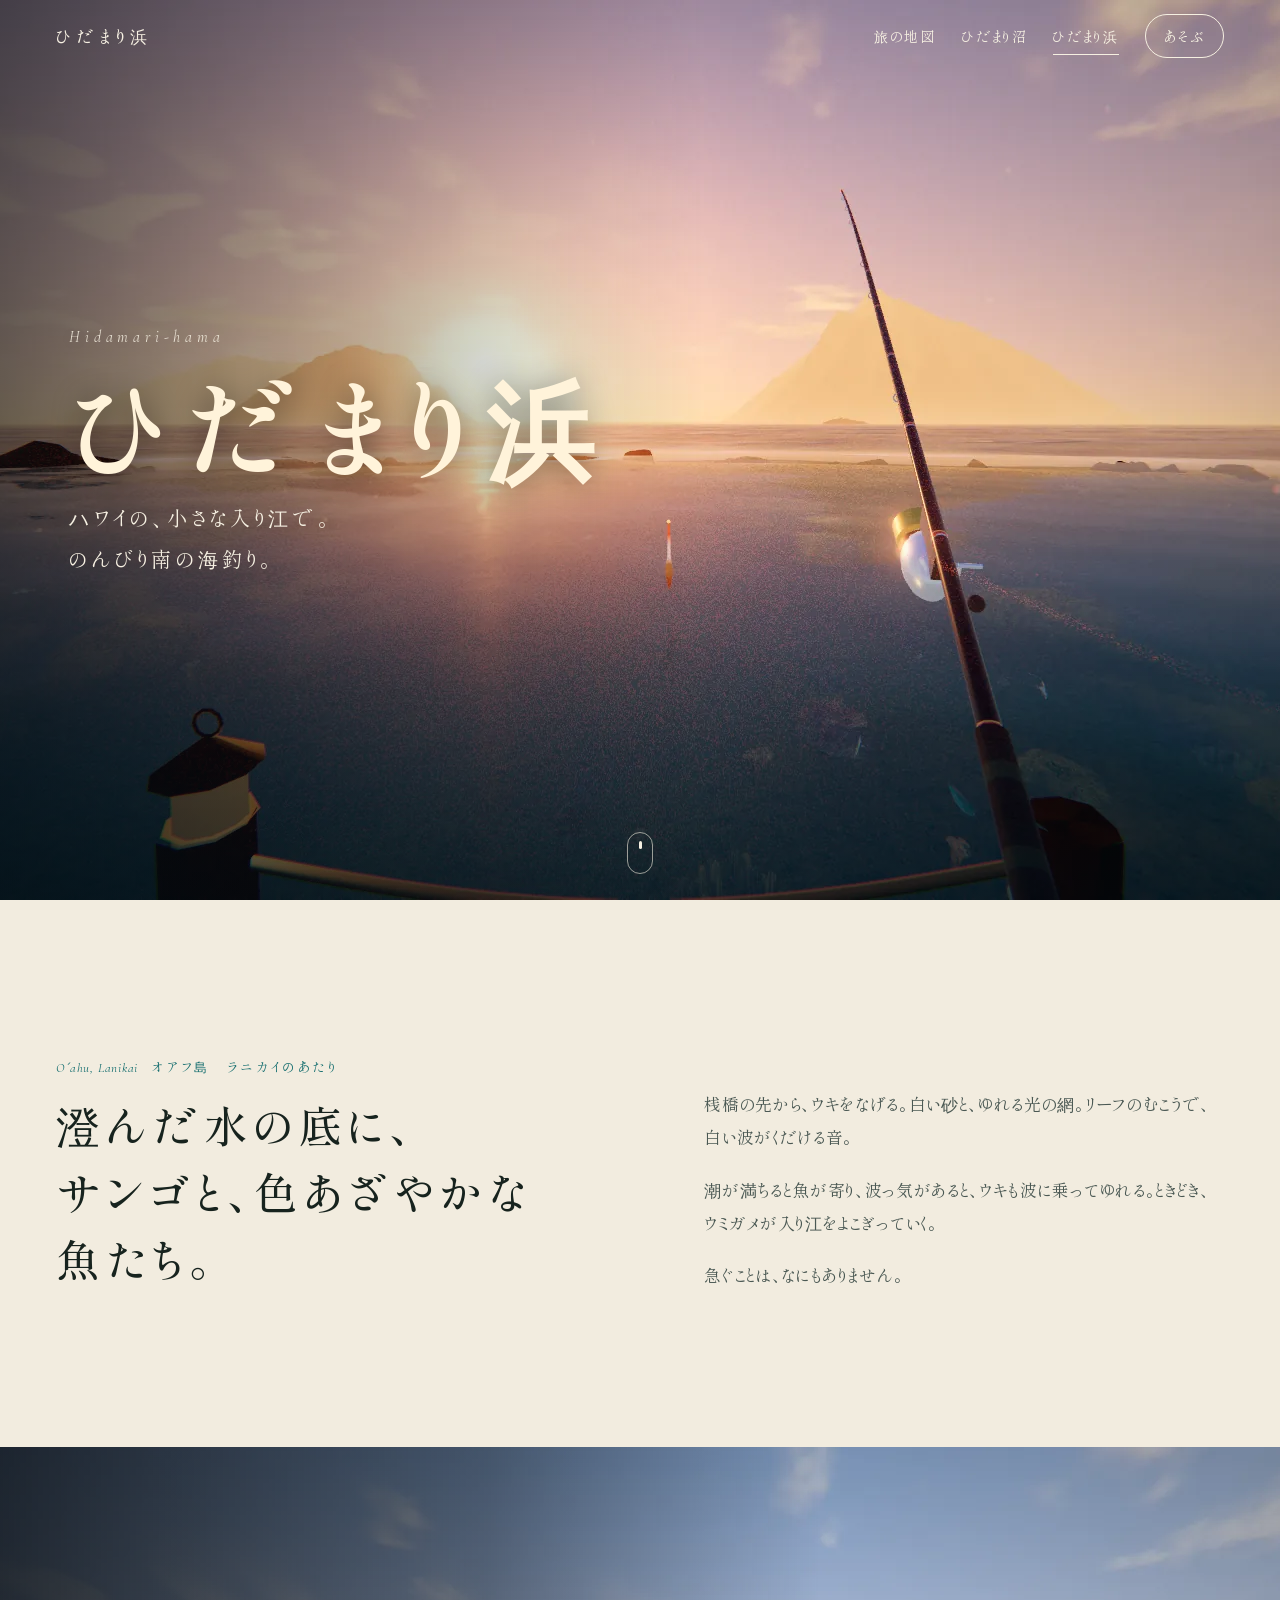
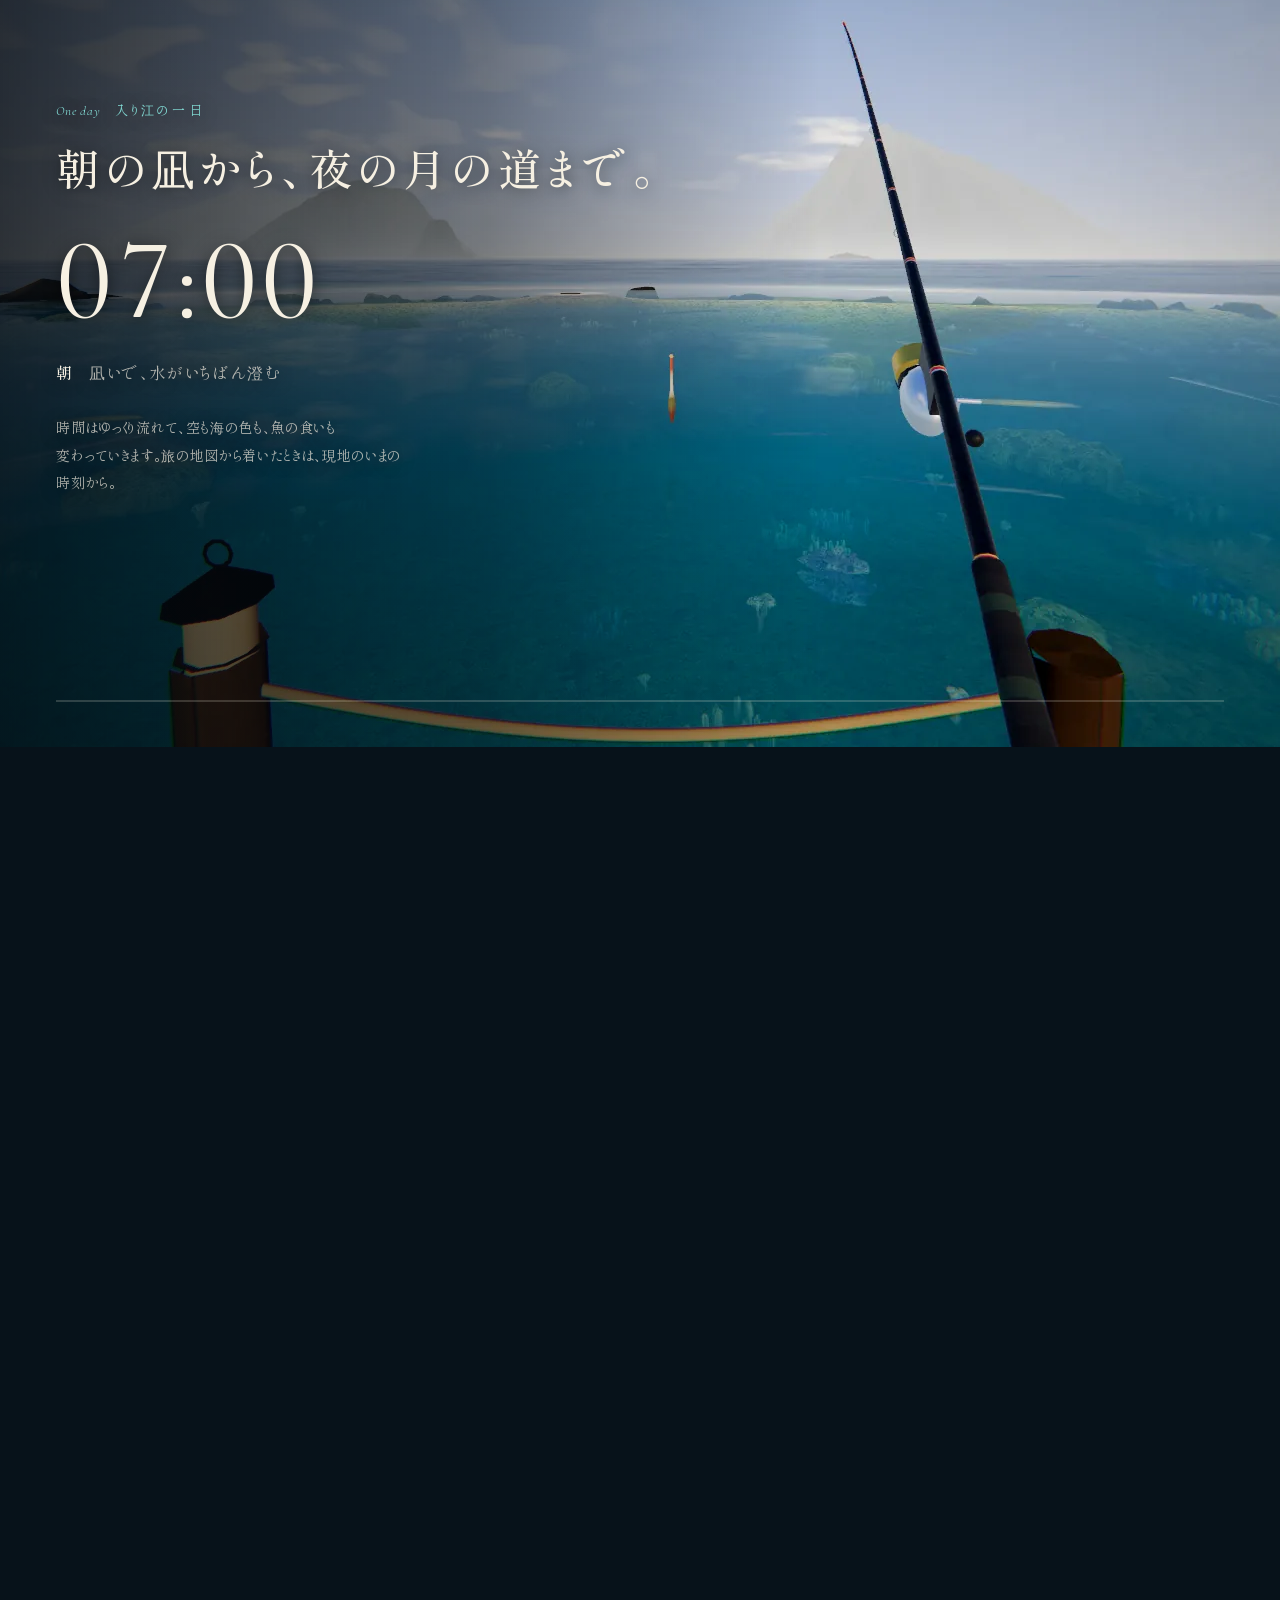
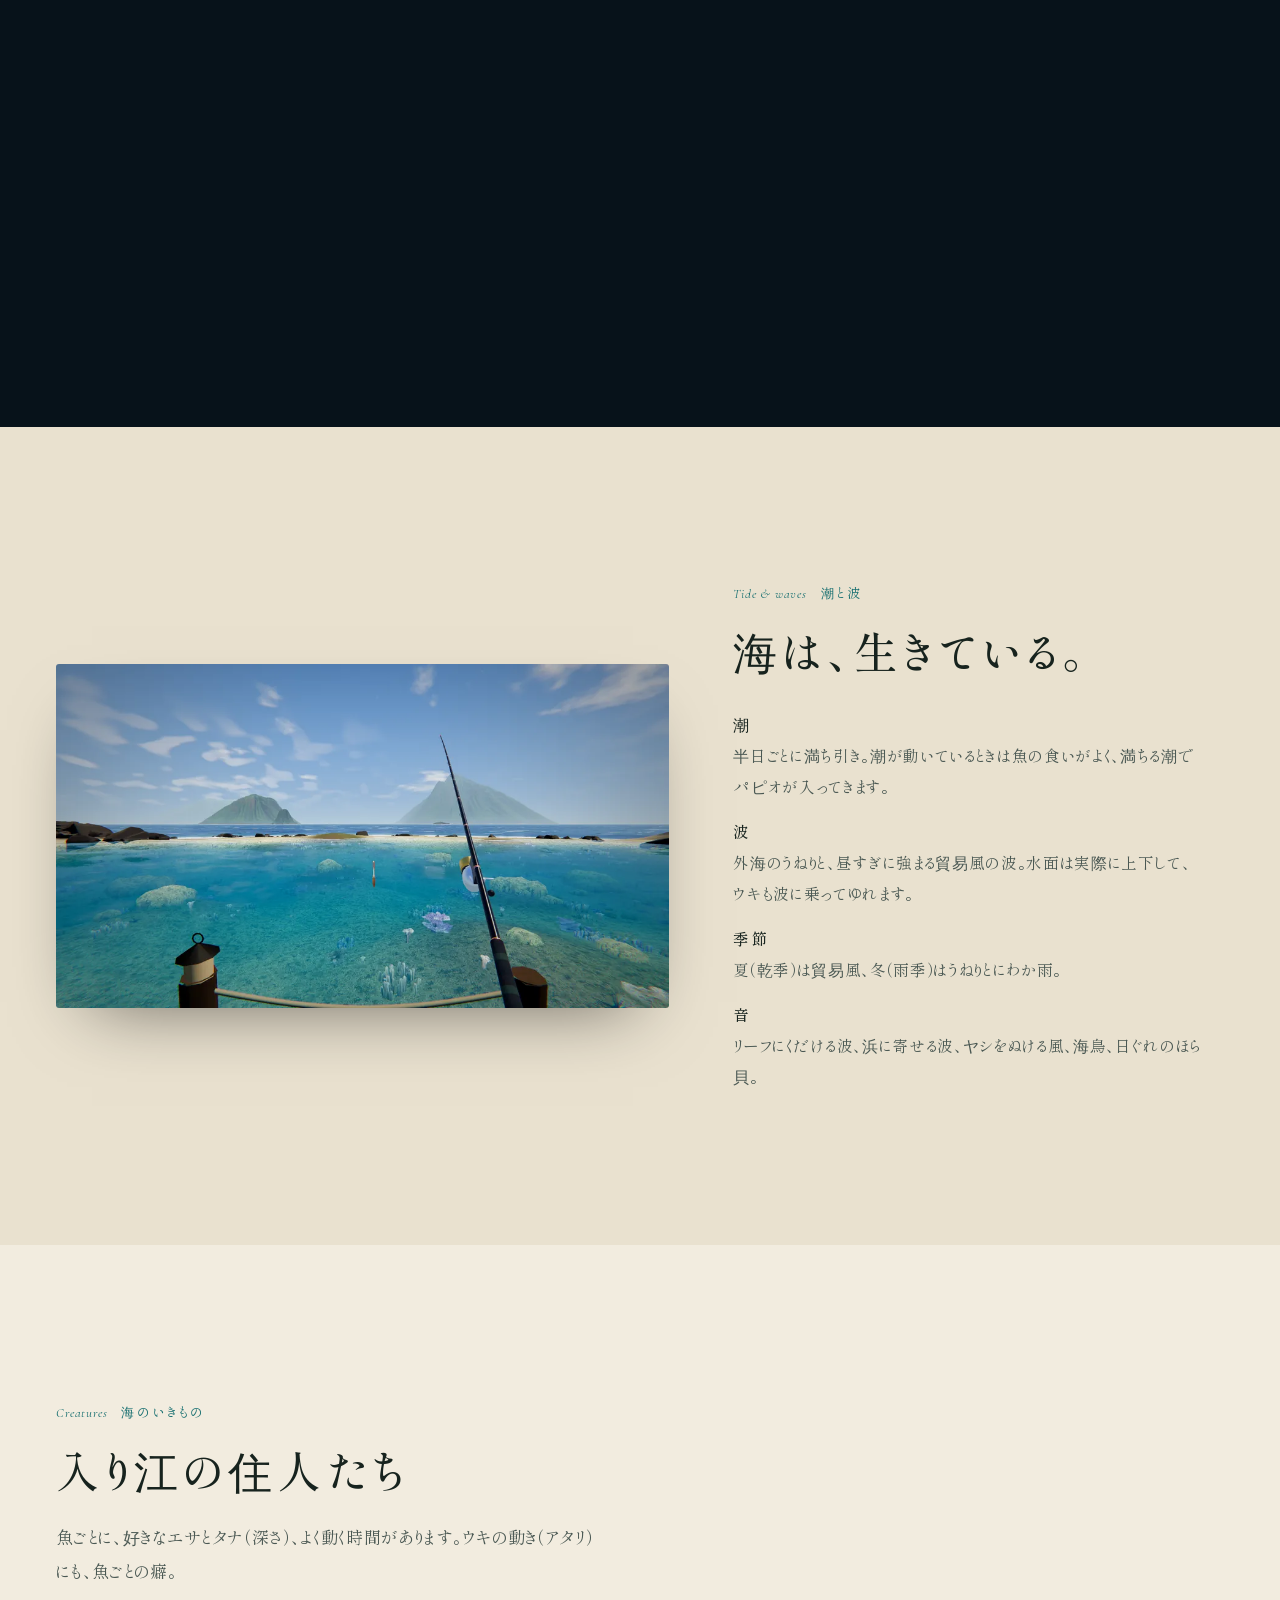
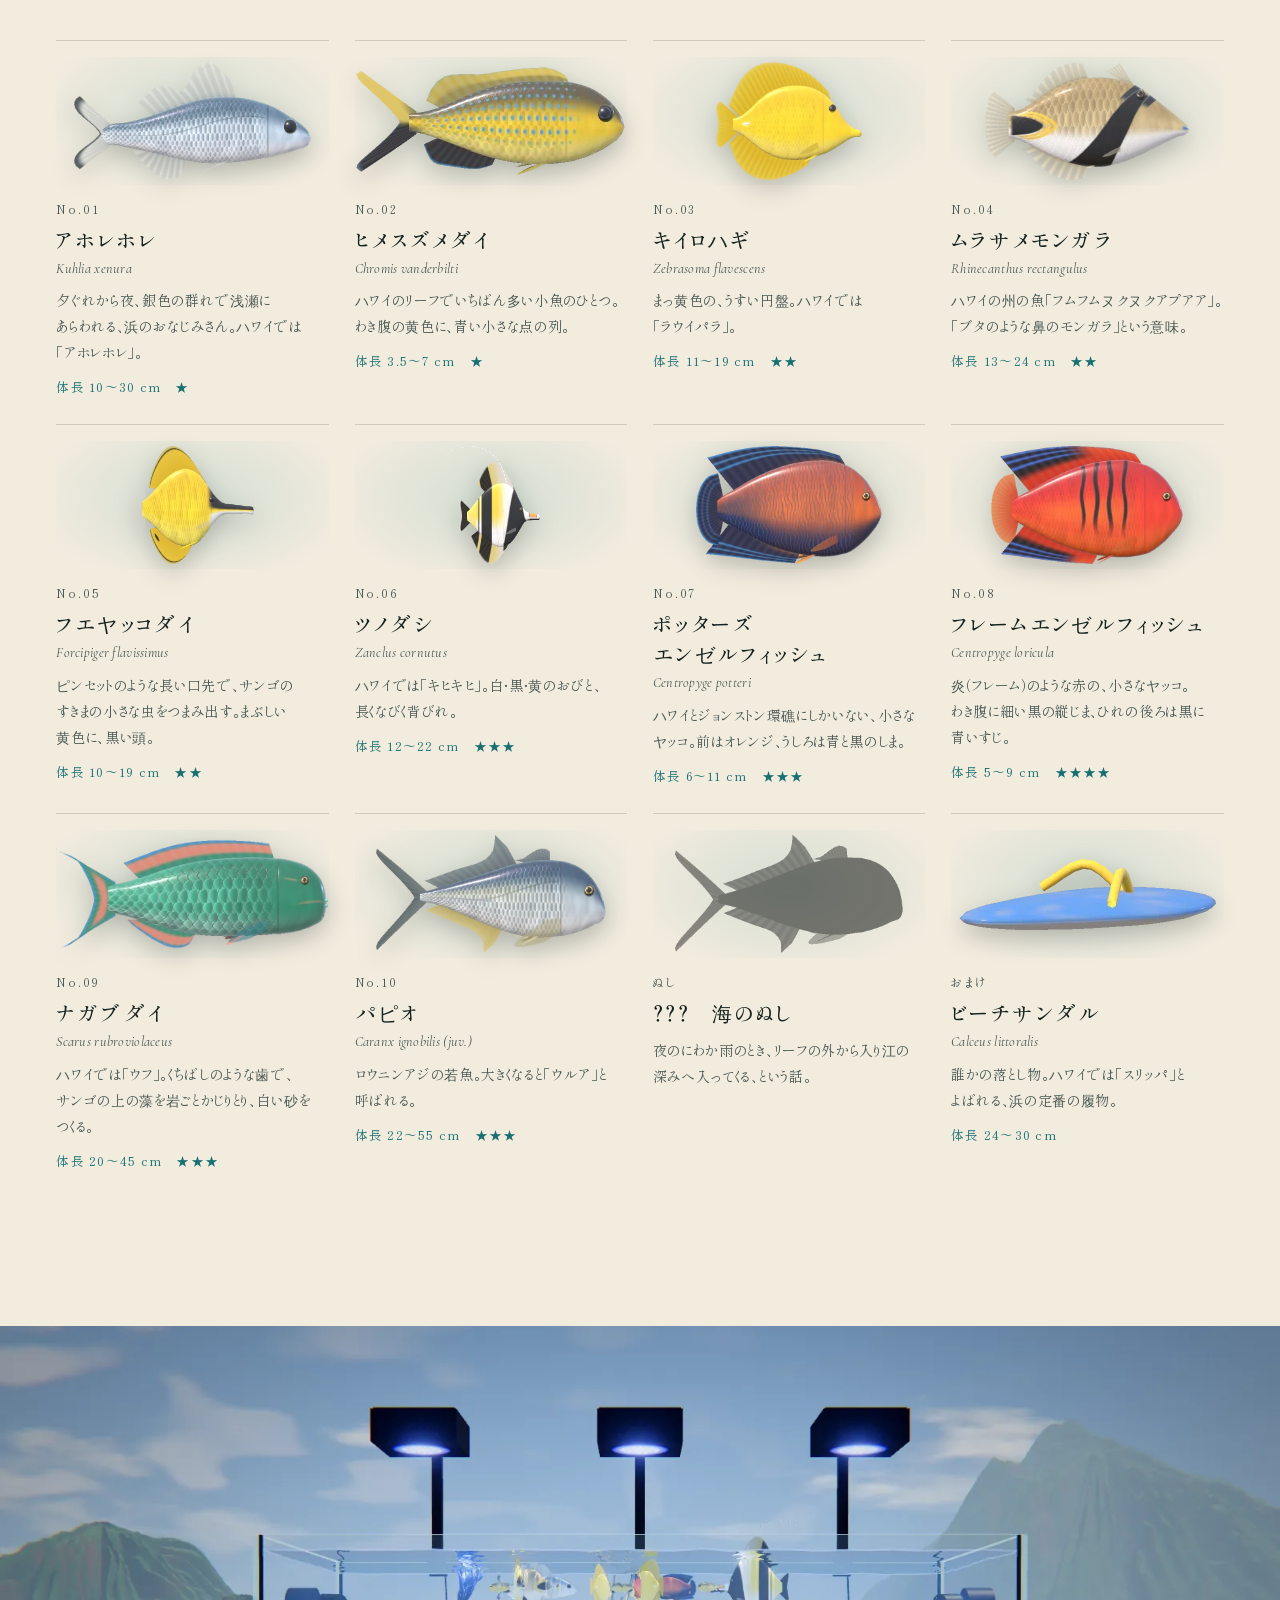
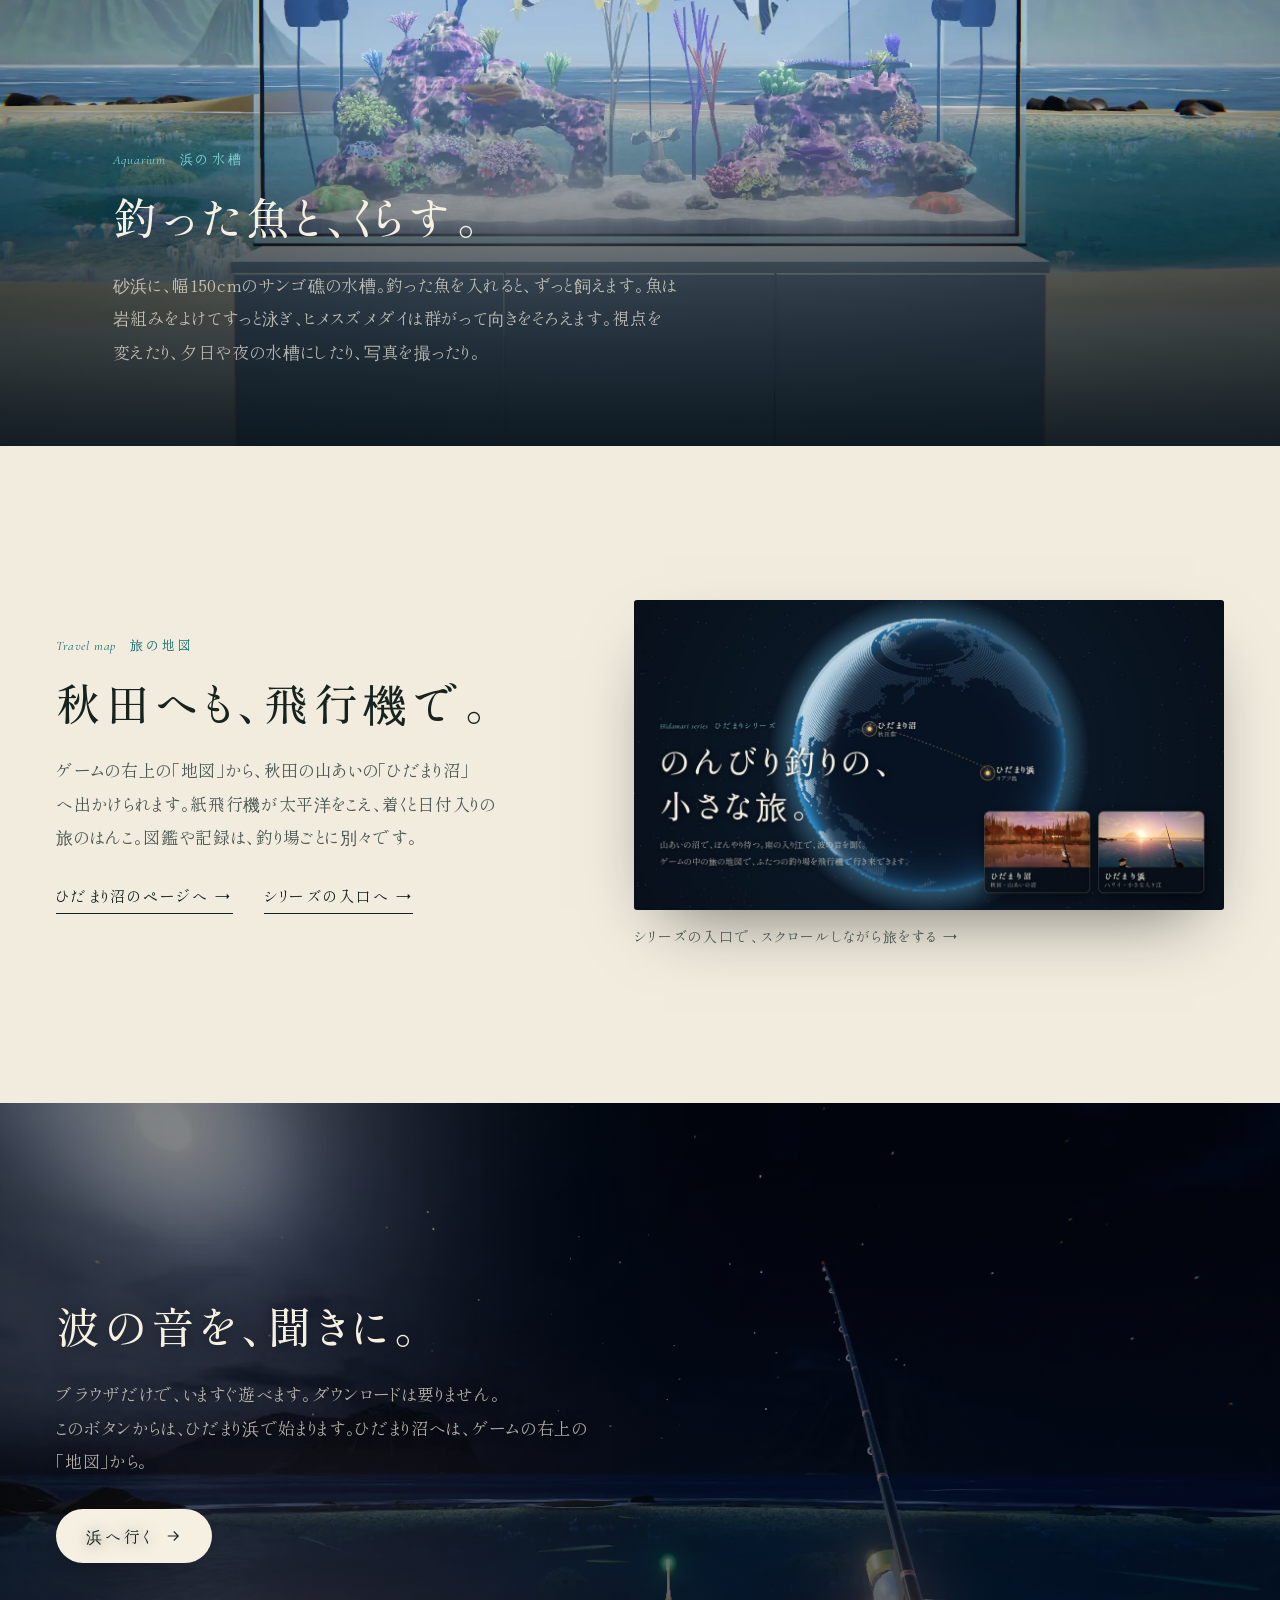
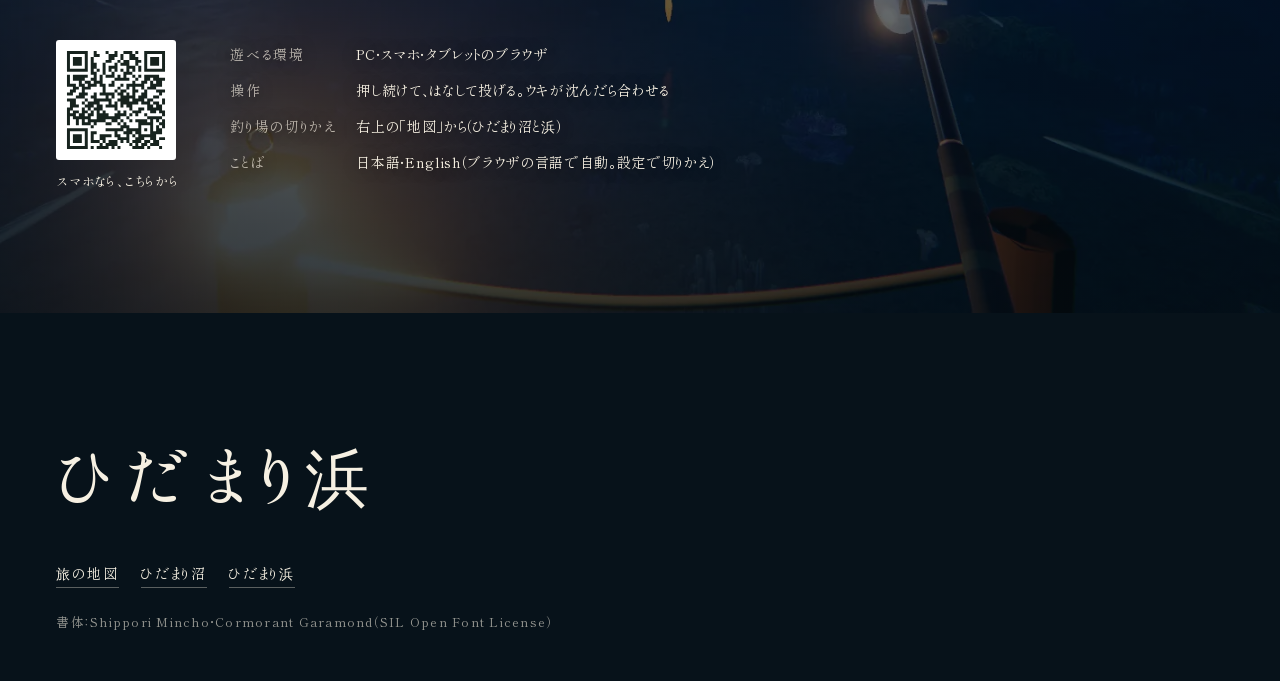
<file: hama/index.html>
<!doctype html>
<html lang="ja">
<head>
<!-- Google tag (gtag.js) -->
<script async src="https://www.googletagmanager.com/gtag/js?id=G-F99WCYYQ37"></script>
<script>
  window.dataLayer = window.dataLayer || [];
  function gtag(){dataLayer.push(arguments);}
  gtag('js', new Date());

  gtag('config', 'G-F99WCYYQ37');
</script>
<meta charset="utf-8">
<meta name="viewport" content="width=device-width, initial-scale=1, viewport-fit=cover">
<title>ひだまり浜 — ハワイの小さな入り江で、のんびり南の海釣り</title>
<meta name="description" content="ハワイ・オアフ島の小さな入り江で、ウキを浮かべて波の音を聞く。澄んだ海にサンゴと南の魚たち。釣った魚は浜の水槽で飼えます。ブラウザで遊べる、のんびり釣りゲーム「ひだまり浜」の紹介ページです。">
<meta name="theme-color" content="#07121a">
<link rel="canonical" href="https://seicolor.github.io/hidamari-numa-site/hama/">
<meta property="og:url" content="https://seicolor.github.io/hidamari-numa-site/hama/">
<meta property="og:site_name" content="ひだまりシリーズ">
<meta property="og:type" content="website">
<meta property="og:title" content="ひだまり浜 — ハワイの小さな入り江で。">
<meta property="og:description" content="澄んだ海にサンゴと南の魚たち。ブラウザで遊べる、のんびり南の海釣りゲーム。">
<meta property="og:image" content="https://seicolor.github.io/hidamari-numa-site/hama/img/og.jpg">
<meta property="og:image:type" content="image/jpeg">
<meta property="og:image:width" content="1200">
<meta property="og:image:height" content="630">
<meta property="og:image:alt" content="夕方の入り江。澄んだ浅い海にウキを浮かべる、ゲームの画面">
<meta property="og:locale" content="ja_JP">
<meta name="twitter:card" content="summary_large_image">
<meta name="twitter:title" content="ひだまり浜 — ハワイの小さな入り江で。">
<meta name="twitter:description" content="澄んだ海にサンゴと南の魚たち。ブラウザで遊べる、のんびり南の海釣りゲーム。">
<meta name="twitter:image:alt" content="夕方の入り江。澄んだ浅い海にウキを浮かべる、ゲームの画面">
<meta name="twitter:image" content="https://seicolor.github.io/hidamari-numa-site/hama/img/og.jpg">
<link rel="icon" href="../assets/img/favicon.svg" type="image/svg+xml">
<link rel="preload" href="../assets/fonts/shippori-mincho-500.woff2" as="font" type="font/woff2" crossorigin>
<link rel="preload" href="img/view-dusk-1600.webp" as="image" type="image/webp" media="(min-width: 900px)">
<link rel="stylesheet" href="../css/sub.css">
<link rel="stylesheet" href="hama.css">
<script type="application/ld+json">
{"@context":"https://schema.org","@type":"VideoGame","name":"ひだまり浜","alternateName":"Hidamari-hama","description":"ハワイの小さな入り江で、ウキを浮かべて波の音を聞く、のんびり南の海釣りゲーム。","genre":["Fishing","Relaxing"],"inLanguage":"ja","applicationCategory":"Game","operatingSystem":"Web browser","playMode":"SinglePlayer","offers":{"@type":"Offer","price":"0","priceCurrency":"JPY"},"url":"https://seicolor.github.io/hidamari-numa-site/hama/","image":"https://seicolor.github.io/hidamari-numa-site/hama/img/og.jpg"}
</script>
</head>
<body>
<a class="skip" href="#story">本文へ</a>
<header class="snav" id="nav">
  <a class="snav-logo" href="#top">ひだまり浜</a>
  <nav class="snav-l" aria-label="シリーズ">
    <a href="../series/" class="opt">旅の地図</a>
    <a href="../">ひだまり沼</a>
    <a href="./" aria-current="page" class="opt">ひだまり浜</a>
    <a class="snav-cta" href="../play/?place=hama&amp;go=1">あそぶ</a>
  </nav>
</header>

<main id="top">
<!-- 夕方の入り江 -->
<section class="hero dark" aria-labelledby="hero-h">
  <picture class="hero-bg">
    <img src="img/view-dusk-1600.webp" srcset="img/view-dusk-1000.webp 1000w, img/view-dusk-1600.webp 1600w" sizes="100vw" width="1600" height="900" alt="夕方の入り江。澄んだ浅い海に、赤いウキがひとつ浮かんでいる。むこうにリーフと島かげ">
  </picture>
  <div class="hero-tx">
    <p class="hero-en" lang="en">Hidamari-hama</p>
    <h1 id="hero-h">ひだまり浜</h1>
    <p class="hero-sub">ハワイの、小さな入り江で。<br>のんびり南の海釣り。</p>
  </div>
  <a class="hero-down" href="#story" aria-label="下へ"><span></span></a>
</section>

<!-- はじまり -->
<section class="story" id="story" aria-labelledby="story-h">
  <div class="wrap story-in">
    <div>
      <p class="kick rv"><span class="num">Oʻahu, Lanikai</span>オアフ島　ラニカイのあたり</p>
      <h2 class="h2 rv" id="story-h">澄んだ水の底に、<br>サンゴと、色あざやかな魚たち。</h2>
    </div>
    <div class="story-tx rv">
      <p>桟橋の先から、ウキをなげる。白い砂と、ゆれる光の網。リーフのむこうで、白い波がくだける音。</p>
      <p>潮が満ちると魚が寄り、波っ気があると、ウキも波に乗ってゆれる。ときどき、ウミガメが入り江をよこぎっていく。</p>
      <p>急ぐことは、なにもありません。</p>
    </div>
  </div>
</section>

<!-- 入り江の一日 -->
<section class="day dark" id="day" aria-labelledby="day-h">
  <div class="day-stage">
    <div class="day-pics" aria-hidden="true">
      <img src="img/view-morning-1600.webp" width="1600" height="900" alt="" loading="lazy">
      <img src="img/view-beach-1600.webp" width="1600" height="900" alt="" loading="lazy">
      <img src="img/view-rain-1600.webp" width="1600" height="900" alt="" loading="lazy">
      <img src="img/view-sunset-beach-1600.webp" width="1600" height="900" alt="" loading="lazy">
      <img src="img/view-night-1600.webp" width="1600" height="900" alt="" loading="lazy">
    </div>
    <div class="day-tx wrap">
      <p class="kick"><span class="num">One day</span>入り江の一日</p>
      <h2 class="h2" id="day-h">朝の凪から、夜の月の道まで。</h2>
      <p class="day-clock" aria-hidden="true"><span id="dayClock">07:00</span></p>
      <ol class="day-l">
        <li><b>朝</b>凪いで、水がいちばん澄む</li>
        <li><b>昼</b>貿易風。水面に光の道</li>
        <li><b>にわか雨</b>大きな魚が動きだす</li>
        <li><b>夕</b>空がオレンジに染まる。ほら貝の音</li>
        <li><b>夜</b>電気ウキの灯り。ヤモリの声</li>
      </ol>
      <p class="day-note">時間はゆっくり流れて、空も海の色も、魚の食いも変わっていきます。旅の地図から着いたときは、現地のいまの時刻から。</p>
    </div>
    <div class="day-bar" aria-hidden="true"><i id="dayBar"></i></div>
  </div>
</section>

<!-- 海 -->
<section class="sea" aria-labelledby="sea-h">
  <div class="wrap sea-in">
    <figure class="sea-fig rv"><img src="img/view-noon-1600.webp" srcset="img/view-noon-1000.webp 1000w, img/view-noon-1600.webp 1600w" sizes="(max-width: 860px) 100vw, 55vw" width="1600" height="900" alt="昼の入り江。透きとおった浅い海の底に、サンゴの株。むこうにリーフと緑の島" loading="lazy"></figure>
    <div>
      <p class="kick rv"><span class="num">Tide &amp; waves</span>潮と波</p>
      <h2 class="h2 rv" id="sea-h">海は、生きている。</h2>
      <ul class="facts rv">
        <li><b>潮</b>半日ごとに満ち引き。潮が動いているときは魚の食いがよく、満ちる潮でパピオが入ってきます。</li>
        <li><b>波</b>外海のうねりと、昼すぎに強まる貿易風の波。水面は実際に上下して、ウキも波に乗ってゆれます。</li>
        <li><b>季節</b>夏（乾季）は貿易風、冬（雨季）はうねりとにわか雨。</li>
        <li><b>音</b>リーフにくだける波、浜に寄せる波、ヤシをぬける風、海鳥、日ぐれのほら貝。</li>
      </ul>
    </div>
  </div>
</section>

<!-- いきもの -->
<section class="fish" aria-labelledby="fish-h">
  <div class="wrap">
    <p class="kick rv"><span class="num">Creatures</span>海のいきもの</p>
    <h2 class="h2 rv" id="fish-h">入り江の住人たち</h2>
    <p class="lede rv">魚ごとに、好きなエサとタナ（深さ）、よく動く時間があります。ウキの動き（アタリ）にも、魚ごとの癖。</p>
    <ul class="fgrid">
      <li class="fcard rv">
        <div class="fcard-img"><img src="img/fish/aholehole.webp" width="316" height="157" alt="アホレホレの絵" loading="lazy"></div>
        <p class="fcard-no">No.01</p>
        <h3>アホレホレ</h3>
        <p class="fcard-l" lang="la">Kuhlia xenura</p>
        <p class="fcard-d">夕ぐれから夜、銀色の群れで浅瀬にあらわれる、浜のおなじみさん。ハワイでは「アホレホレ」。</p>
        <p class="fcard-s">体長 10〜30 cm　★</p>
      </li>
      <li class="fcard rv">
        <div class="fcard-img"><img src="img/fish/himeSuzume.webp" width="269" height="108" alt="ヒメスズメダイの絵" loading="lazy"></div>
        <p class="fcard-no">No.02</p>
        <h3>ヒメスズメダイ</h3>
        <p class="fcard-l" lang="la">Chromis vanderbilti</p>
        <p class="fcard-d">ハワイのリーフでいちばん多い小魚のひとつ。わき腹の黄色に、青い小さな点の列。</p>
        <p class="fcard-s">体長 3.5〜7 cm　★</p>
      </li>
      <li class="fcard rv">
        <div class="fcard-img"><img src="img/fish/kiiroHagi.webp" width="263" height="212" alt="キイロハギの絵" loading="lazy"></div>
        <p class="fcard-no">No.03</p>
        <h3>キイロハギ</h3>
        <p class="fcard-l" lang="la">Zebrasoma flavescens</p>
        <p class="fcard-d">まっ黄色の、うすい円盤。ハワイでは「ラウイパラ」。</p>
        <p class="fcard-s">体長 11〜19 cm　★★</p>
      </li>
      <li class="fcard rv">
        <div class="fcard-img"><img src="img/fish/muramasa.webp" width="285" height="165" alt="ムラサメモンガラの絵" loading="lazy"></div>
        <p class="fcard-no">No.04</p>
        <h3>ムラサメ<wbr>モンガラ</h3>
        <p class="fcard-l" lang="la">Rhinecanthus rectangulus</p>
        <p class="fcard-d">ハワイの州の魚「フムフムヌクヌクアプアア」。「ブタのような鼻のモンガラ」という意味。</p>
        <p class="fcard-s">体長 13〜24 cm　★★</p>
      </li>
      <li class="fcard rv">
        <div class="fcard-img"><img src="img/fish/hashinaga.webp" width="223" height="213" alt="フエヤッコダイの絵" loading="lazy"></div>
        <p class="fcard-no">No.05</p>
        <h3>フエヤッコダイ</h3>
        <p class="fcard-l" lang="la">Forcipiger flavissimus</p>
        <p class="fcard-d">ピンセットのような長い口先で、サンゴのすきまの小さな虫をつまみ出す。まぶしい黄色に、黒い頭。</p>
        <p class="fcard-s">体長 10〜19 cm　★★</p>
      </li>
      <li class="fcard rv">
        <div class="fcard-img"><img src="img/fish/tsunodashi.webp" width="182" height="217" alt="ツノダシの絵" loading="lazy"></div>
        <p class="fcard-no">No.06</p>
        <h3>ツノダシ</h3>
        <p class="fcard-l" lang="la">Zanclus cornutus</p>
        <p class="fcard-d">ハワイでは「キヒキヒ」。白・黒・黄のおびと、長くなびく背びれ。</p>
        <p class="fcard-s">体長 12〜22 cm　★★★</p>
      </li>
      <li class="fcard rv">
        <div class="fcard-img"><img src="img/fish/potter.webp" width="268" height="170" alt="ポッターズエンゼルフィッシュの絵" loading="lazy"></div>
        <p class="fcard-no">No.07</p>
        <h3>ポッターズ<wbr>エンゼルフィッシュ</h3>
        <p class="fcard-l" lang="la">Centropyge potteri</p>
        <p class="fcard-d">ハワイとジョンストン環礁にしかいない、小さなヤッコ。前はオレンジ、うしろは青と黒のしま。</p>
        <p class="fcard-s">体長 6〜11 cm　★★★</p>
      </li>
      <li class="fcard rv">
        <div class="fcard-img"><img src="img/fish/hifuki.webp" width="267" height="164" alt="フレームエンゼルフィッシュの絵" loading="lazy"></div>
        <p class="fcard-no">No.08</p>
        <h3>フレーム<wbr>エンゼルフィッシュ</h3>
        <p class="fcard-l" lang="la">Centropyge loricula</p>
        <p class="fcard-d">炎（フレーム）のような赤の、小さなヤッコ。わき腹に細い黒の縦じま、ひれの後ろは黒に青いすじ。</p>
        <p class="fcard-s">体長 5〜9 cm　★★★★</p>
      </li>
      <li class="fcard rv">
        <div class="fcard-img"><img src="img/fish/uhu.webp" width="317" height="126" alt="ナガブダイの絵" loading="lazy"></div>
        <p class="fcard-no">No.09</p>
        <h3>ナガブダイ</h3>
        <p class="fcard-l" lang="la">Scarus rubroviolaceus</p>
        <p class="fcard-d">ハワイでは「ウフ」。くちばしのような歯で、サンゴの上の藻を岩ごとかじりとり、白い砂をつくる。</p>
        <p class="fcard-s">体長 20〜45 cm　★★★</p>
      </li>
      <li class="fcard rv">
        <div class="fcard-img"><img src="img/fish/papio.webp" width="319" height="164" alt="パピオの絵" loading="lazy"></div>
        <p class="fcard-no">No.10</p>
        <h3>パピオ</h3>
        <p class="fcard-l" lang="la">Caranx ignobilis (juv.)</p>
        <p class="fcard-d">ロウニンアジの若魚。大きくなると「ウルア」と呼ばれる。</p>
        <p class="fcard-s">体長 22〜55 cm　★★★</p>
      </li>
      <li class="fcard rv secret">
        <div class="fcard-img"><img src="img/fish/nushi.webp" width="335" height="173" alt="" loading="lazy"></div>
        <p class="fcard-no">ぬし</p>
        <h3>？？？　海のぬし</h3>
        
        <p class="fcard-d">夜のにわか雨のとき、リーフの外から入り江の深みへ入ってくる、という話。</p>
        
      </li>
      <li class="fcard rv">
        <div class="fcard-img"><img src="img/fish/boot.webp" width="257" height="71" alt="ビーチサンダルの絵" loading="lazy"></div>
        <p class="fcard-no">おまけ</p>
        <h3>ビーチサンダル</h3>
        <p class="fcard-l" lang="la">Calceus littoralis</p>
        <p class="fcard-d">誰かの落とし物。ハワイでは「スリッパ」とよばれる、浜の定番の履物。</p>
        <p class="fcard-s">体長 24〜30 cm</p>
      </li>
    </ul>
  </div>
</section>

<!-- 水槽 -->
<section class="tank dark" aria-labelledby="tank-h">
  <figure class="tank-fig"><img src="img/tank-1600.webp" srcset="img/tank-1000.webp 1000w, img/tank-1600.webp 1600w" sizes="100vw" width="1600" height="900" alt="浜に置いた150cmのサンゴ礁の水槽。キイロハギやヤッコ、ヒメスズメダイが泳ぐ" loading="lazy"></figure>
  <div class="wrap tank-tx">
    <p class="kick rv"><span class="num">Aquarium</span>浜の水槽</p>
    <h2 class="h2 rv" id="tank-h">釣った魚と、くらす。</h2>
    <p class="lede rv">砂浜に、幅150cmのサンゴ礁の水槽。釣った魚を入れると、ずっと飼えます。魚は岩組みをよけてすっと泳ぎ、ヒメスズメダイは群がって向きをそろえます。視点を変えたり、夕日や夜の水槽にしたり、写真を撮ったり。</p>
  </div>
</section>

<!-- 旅の地図 -->
<section class="trip" aria-labelledby="trip-h">
  <div class="wrap trip-in">
    <div>
      <p class="kick rv"><span class="num">Travel map</span>旅の地図</p>
      <h2 class="h2 rv" id="trip-h">秋田へも、飛行機で。</h2>
      <p class="lede rv">ゲームの右上の「地図」から、秋田の山あいの「ひだまり沼」へ出かけられます。紙飛行機が太平洋をこえ、着くと日付入りの旅のはんこ。図鑑や記録は、釣り場ごとに別々です。</p>
      <p class="rv trip-a"><a class="pcard-more" href="../">ひだまり沼のページへ →</a>　<a class="pcard-more" href="../series/">シリーズの入口へ →</a></p>
    </div>
    <a class="trip-fig rv" href="../series/#fly"><img src="../series/og.jpg" width="1200" height="630" alt="夜の地球儀に、ひだまり沼（秋田）とひだまり浜（ハワイ）のピン。ふたつの釣り場のゲーム画面" loading="lazy"><span class="trip-cap">シリーズの入口で、スクロールしながら旅をする →</span></a>
  </div>
</section>

<!-- あそぶ -->
<section class="play dark" id="play" aria-labelledby="play-h">
  <img class="play-bg" src="img/view-night-1600.webp" width="1600" height="900" alt="" loading="lazy">
  <div class="wrap play-in">
    <h2 class="h2" id="play-h">波の音を、聞きに。</h2>
    <p class="lede">ブラウザだけで、いますぐ遊べます。ダウンロードは要りません。<br>このボタンからは、ひだまり浜で始まります。ひだまり沼へは、ゲームの右上の「地図」から。</p>
    <div class="play-a">
      <a class="btn btn-cream" href="../play/?place=hama&amp;go=1"><span>浜へ行く</span><svg viewBox="0 0 24 24" width="18" height="18" aria-hidden="true"><path d="M5 12h14M13 6l6 6-6 6" fill="none" stroke="currentColor" stroke-width="1.5"/></svg></a>
    </div>
    <div class="play-meta">
      <div class="qr"><img src="../assets/img/qr-hama.svg" width="120" height="120" alt="ゲームのページへのQRコード"><p>スマホなら、こちらから</p></div>
      <ul class="spec">
        <li><span>遊べる環境</span>PC・スマホ・タブレットのブラウザ</li>
        <li><span>操作</span>押し続けて、はなして投げる。ウキが沈んだら合わせる</li>
        <li><span>釣り場の切りかえ</span>右上の「地図」から（ひだまり沼と浜）</li>
        <li><span>ことば</span>日本語・English（ブラウザの言語で自動。設定で切りかえ）</li>
      </ul>
    </div>
  </div>
</section>
</main>

<footer class="sfoot">
  <div class="wrap sfoot-in">
    <p class="sfoot-logo">ひだまり浜</p>
    <p class="sfoot-l"><a href="../series/">旅の地図</a><a href="../">ひだまり沼</a><a href="./">ひだまり浜</a></p>
    <p class="sfoot-small">書体：Shippori Mincho・Cormorant Garamond（SIL Open Font License）</p>
  </div>
</footer>
<script type="module" src="hama.js"></script>
</body>
</html>
</file>
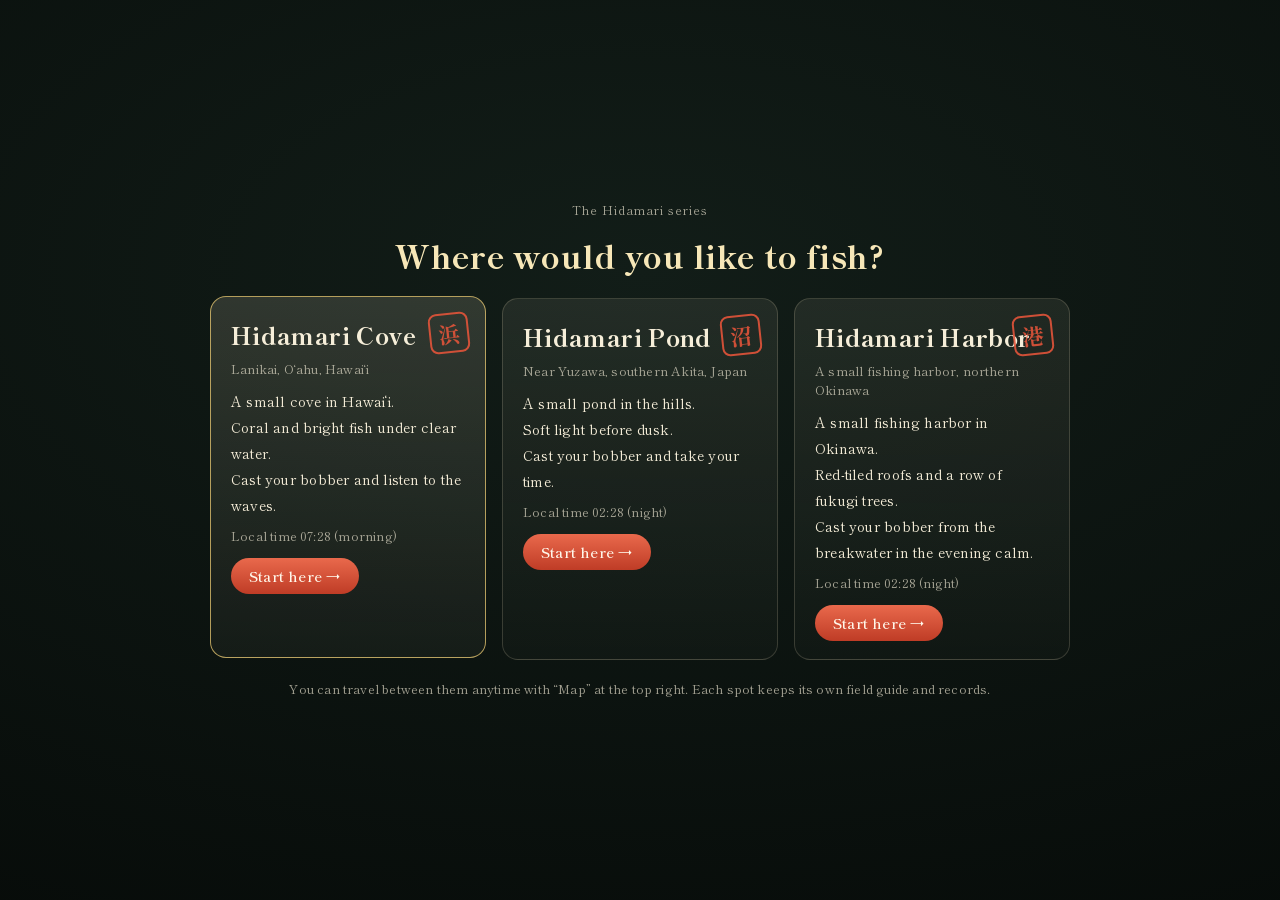
<file: play/index.html>
<!doctype html>
<html lang="ja">
<head>
<!-- Google tag (gtag.js) -->
<script async src="https://www.googletagmanager.com/gtag/js?id=G-F99WCYYQ37"></script>
<script>
  window.dataLayer = window.dataLayer || [];
  function gtag(){dataLayer.push(arguments);}
  gtag('js', new Date());

  gtag('config', 'G-F99WCYYQ37');
</script>
<meta charset="utf-8">
<meta name="viewport" content="width=device-width, initial-scale=1, maximum-scale=1, user-scalable=no, viewport-fit=cover">
<meta name="theme-color" content="#1c2a1f">
<title>ひだまり沼 — 田舎の釣り</title>
<meta property="og:url" content="https://seicolor.github.io/hidamari-numa-site/play/">
<meta property="og:site_name" content="ひだまりシリーズ">
<meta property="og:type" content="website">
<meta property="og:title" content="ひだまり — のんびり釣りゲーム（沼と浜）">
<meta property="og:description" content="秋田の山あいの沼と、ハワイの小さな入り江。ブラウザですぐ遊べる、のんびり釣りゲーム。">
<meta property="og:image" content="https://seicolor.github.io/hidamari-numa-site/series/og.jpg?v=2">
<meta property="og:image:type" content="image/jpeg">
<meta property="og:image:width" content="1200">
<meta property="og:image:height" content="630">
<meta property="og:image:alt" content="夜の地球儀に、ひだまり沼（秋田）とひだまり浜（ハワイ）のピン。ふたつの釣り場のゲーム画面">
<meta property="og:locale" content="ja_JP">
<meta name="twitter:card" content="summary_large_image">
<meta name="twitter:title" content="ひだまり — のんびり釣りゲーム（沼と浜）">
<meta name="twitter:description" content="秋田の山あいの沼と、ハワイの小さな入り江。ブラウザですぐ遊べる、のんびり釣りゲーム。">
<meta name="twitter:image" content="https://seicolor.github.io/hidamari-numa-site/series/og.jpg?v=2">
<meta name="twitter:image:alt" content="夜の地球儀に、ひだまり沼（秋田）とひだまり浜（ハワイ）のピン。ふたつの釣り場のゲーム画面">
<meta name="description" content="山あいの小さな水辺で、ウキを浮かべてぼんやり待つ。three.js で作った、のんびり田舎釣りゲーム。">
<link rel="icon" href="data:image/svg+xml,%3Csvg xmlns='http://www.w3.org/2000/svg' viewBox='0 0 100 100'%3E%3Ctext y='.9em' font-size='90'%3E%F0%9F%8E%A3%3C/text%3E%3C/svg%3E">
<link rel="preconnect" href="https://fonts.googleapis.com">
<link rel="preconnect" href="https://fonts.gstatic.com" crossorigin>
<link href="https://fonts.googleapis.com/css2?family=Shippori+Mincho:wght@400;600;800&display=swap" rel="stylesheet">
<link rel="stylesheet" href="style.css">
<script type="importmap">
{ "imports": {
  "three": "./vendor/three/three.module.js",
  "three/addons/": "./vendor/three/addons/"
} }
</script>
</head>
<body>
<canvas id="c"></canvas>
<noscript><p style="position:fixed;inset:0;display:grid;place-items:center;color:#f6eed9;font-family:serif">JavaScript を有効にしてください。<br>Please enable JavaScript.</p></noscript>
<div id="ui"></div>
<!-- 旅の地図は先に（到着の続きを、重い読み込みを待たずに描きはじめる） -->
<script type="module" src="src/worldmap.js"></script>
<script type="module" src="src/move.js"></script>
<script type="module" src="src/main.js"></script>
</body>
</html>
</file>
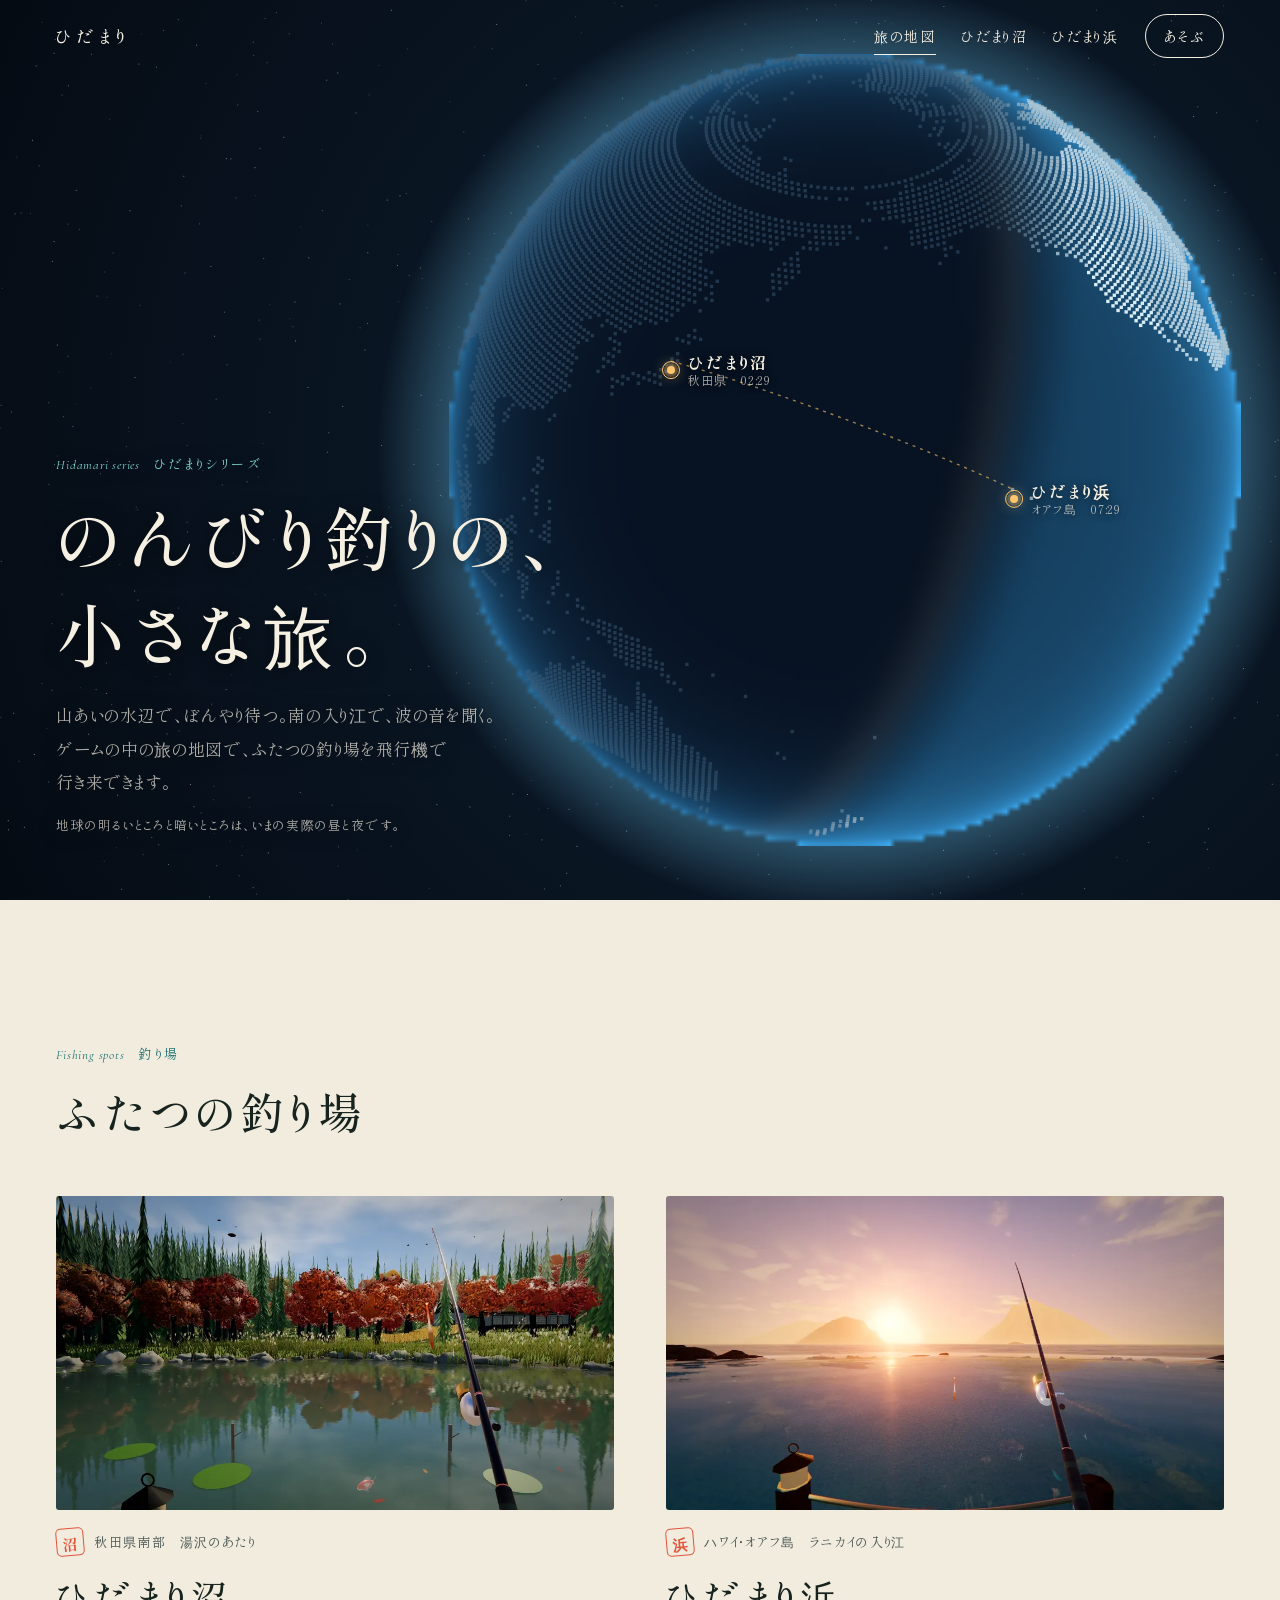
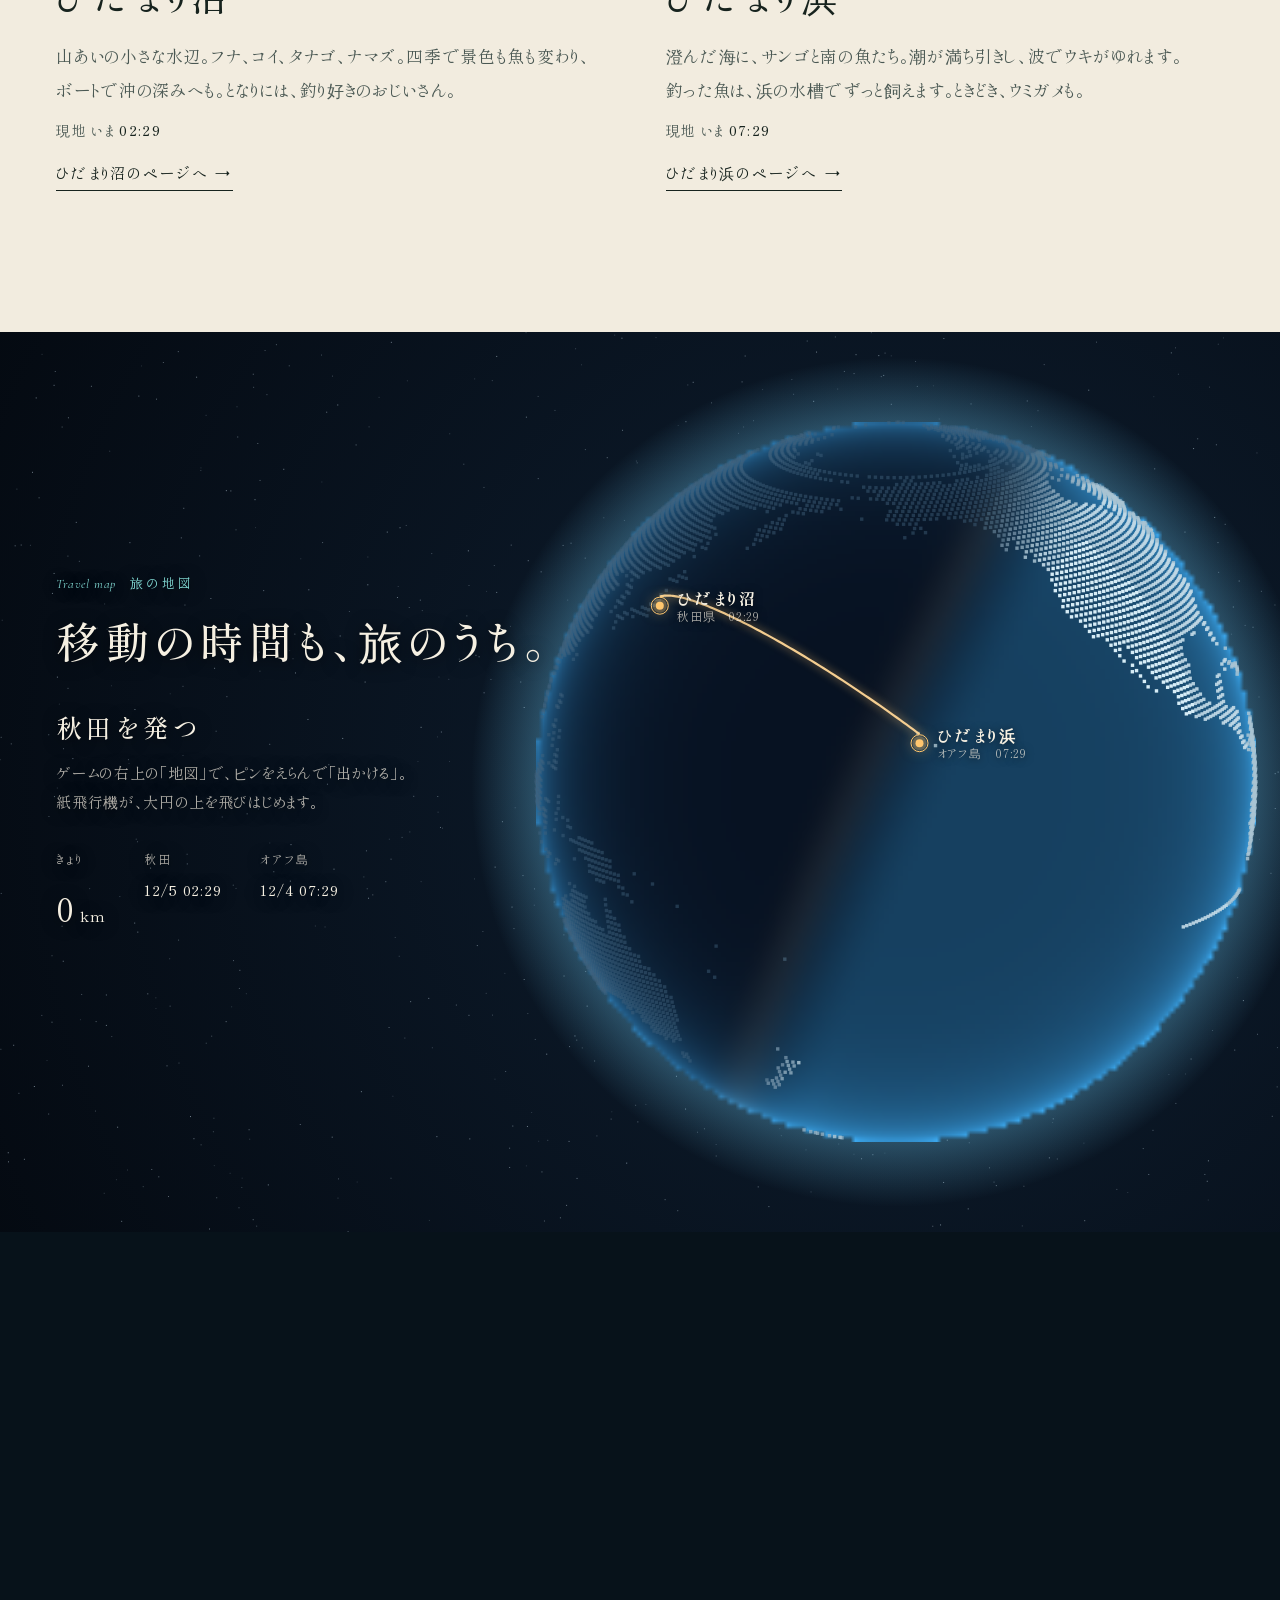
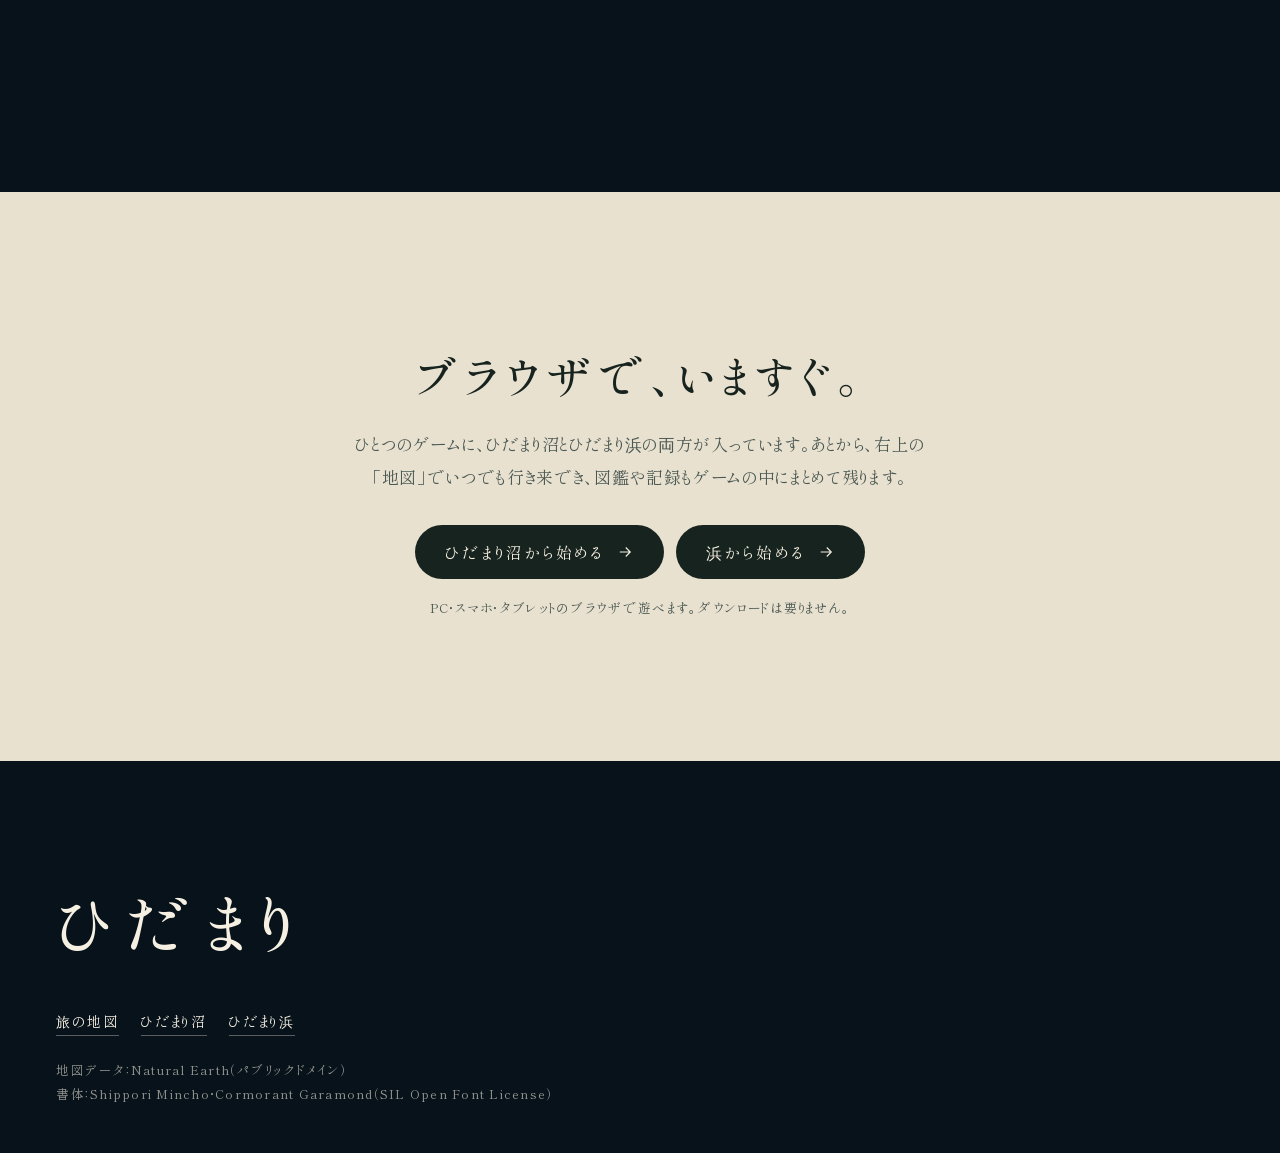
<file: series/index.html>
<!doctype html>
<html lang="ja">
<head>
<!-- Google tag (gtag.js) -->
<script async src="https://www.googletagmanager.com/gtag/js?id=G-F99WCYYQ37"></script>
<script>
  window.dataLayer = window.dataLayer || [];
  function gtag(){dataLayer.push(arguments);}
  gtag('js', new Date());

  gtag('config', 'G-F99WCYYQ37');
</script>
<meta charset="utf-8">
<meta name="viewport" content="width=device-width, initial-scale=1, viewport-fit=cover">
<title>ひだまりシリーズ — のんびり釣りの、小さな旅</title>
<meta name="description" content="秋田の山あいの水辺と、ハワイ・オアフ島の入り江。ブラウザで遊べる、のんびり釣りゲーム「ひだまり」シリーズの入口です。ゲームの中の旅の地図で、釣り場を行き来できます。">
<meta name="theme-color" content="#07121a">
<link rel="canonical" href="https://seicolor.github.io/hidamari-numa-site/series/">
<meta property="og:url" content="https://seicolor.github.io/hidamari-numa-site/series/">
<meta property="og:site_name" content="ひだまりシリーズ">
<meta property="og:type" content="website">
<meta property="og:title" content="ひだまりシリーズ — のんびり釣りの、小さな旅">
<meta property="og:description" content="秋田の水辺と、ハワイの入り江。旅の地図で、釣り場を行き来できます。">
<meta property="og:image" content="https://seicolor.github.io/hidamari-numa-site/series/og.jpg?v=2">
<meta property="og:image:type" content="image/jpeg">
<meta property="og:image:width" content="1200">
<meta property="og:image:height" content="630">
<meta property="og:image:alt" content="夜の地球儀に、ひだまり沼（秋田）とひだまり浜（ハワイ）のピン。ふたつの釣り場のゲーム画面">
<meta property="og:locale" content="ja_JP">
<meta name="twitter:card" content="summary_large_image">
<meta name="twitter:title" content="ひだまりシリーズ — のんびり釣りの、小さな旅">
<meta name="twitter:description" content="秋田の水辺と、ハワイの入り江。旅の地図で、釣り場を行き来できます。">
<meta name="twitter:image" content="https://seicolor.github.io/hidamari-numa-site/series/og.jpg?v=2">
<meta name="twitter:image:alt" content="夜の地球儀に、ひだまり沼（秋田）とひだまり浜（ハワイ）のピン。ふたつの釣り場のゲーム画面">
<link rel="icon" href="../assets/img/favicon.svg" type="image/svg+xml">
<link rel="preload" href="../assets/fonts/shippori-mincho-500.woff2" as="font" type="font/woff2" crossorigin>
<link rel="stylesheet" href="../css/sub.css">
<link rel="stylesheet" href="series.css">
</head>
<body>
<a class="skip" href="#places">本文へ</a>
<header class="snav" id="nav">
  <a class="snav-logo" href="./">ひだまり</a>
  <nav class="snav-l" aria-label="シリーズ">
    <a href="./" aria-current="page" class="opt">旅の地図</a>
    <a href="../">ひだまり沼</a>
    <a href="../hama/">ひだまり浜</a>
    <a class="snav-cta" href="../play/?map=1">あそぶ</a>
  </nav>
</header>

<main>
<section class="shero dark" aria-labelledby="shero-h">
  <div class="globe-box">
    <canvas id="globe" aria-label="夜の地球儀。ひだまり沼（秋田県）と、ひだまり浜（オアフ島）のピン。ドラッグで回せます"></canvas>
    <div class="gpins" id="gpins"></div>
  </div>
  <div class="shero-tx wrap">
    <p class="kick"><span class="num">Hidamari series</span>ひだまりシリーズ</p>
    <h1 id="shero-h">のんびり釣りの、<br>小さな旅。</h1>
    <p class="lede">山あいの水辺で、ぼんやり待つ。南の入り江で、波の音を聞く。<br>ゲームの中の旅の地図で、ふたつの釣り場を飛行機で行き来できます。</p>
    <p class="shero-note">地球の明るいところと暗いところは、いまの実際の昼と夜です。</p>
  </div>
</section>

<section class="places" id="places" aria-labelledby="places-h">
  <div class="wrap">
    <p class="kick rv"><span class="num">Fishing spots</span>釣り場</p>
    <h2 class="h2 rv" id="places-h">ふたつの釣り場</h2>
    <div class="pcards">
      <article class="pcard rv" id="p-numa">
        <a class="pcard-img" href="../" tabindex="-1" aria-hidden="true"><img src="../assets/img/autumn-day-1000.webp" width="1000" height="563" alt="" loading="lazy"></a>
        <div class="pcard-tx">
          <p class="pcard-k"><span class="seal">沼</span>秋田県南部　湯沢のあたり</p>
          <h3>ひだまり沼</h3>
          <p>山あいの小さな水辺。フナ、コイ、タナゴ、ナマズ。四季で景色も魚も変わり、ボートで沖の深みへも。となりには、釣り好きのおじいさん。</p>
          <p class="pcard-t">現地 いま <b data-t="Asia/Tokyo"></b></p>
          <a class="pcard-more" href="../">ひだまり沼のページへ →</a>
        </div>
      </article>
      <article class="pcard rv" id="p-hama">
        <a class="pcard-img" href="../hama/" tabindex="-1" aria-hidden="true"><img src="../hama/img/view-dusk-1000.webp" width="1000" height="563" alt="" loading="lazy"></a>
        <div class="pcard-tx">
          <p class="pcard-k"><span class="seal">浜</span>ハワイ・オアフ島　ラニカイの入り江</p>
          <h3>ひだまり浜</h3>
          <p>澄んだ海に、サンゴと南の魚たち。潮が満ち引きし、波でウキがゆれます。釣った魚は、浜の水槽でずっと飼えます。ときどき、ウミガメも。</p>
          <p class="pcard-t">現地 いま <b data-t="Pacific/Honolulu"></b></p>
          <a class="pcard-more" href="../hama/">ひだまり浜のページへ →</a>
        </div>
      </article>
    </div>
  </div>
</section>

<section class="fly dark" id="fly" aria-labelledby="fly-h">
  <div class="fly-stage">
    <canvas id="flyglobe" aria-hidden="true"></canvas>
    <div class="gpins" id="flypins" aria-hidden="true"></div>
    <div class="fly-tx wrap">
      <p class="kick"><span class="num">Travel map</span>旅の地図</p>
      <h2 class="h2" id="fly-h">移動の時間も、旅のうち。</h2>
      <ol class="fly-steps">
        <li data-s="0"><b>秋田を発つ</b>ゲームの右上の「地図」で、ピンをえらんで「出かける」。紙飛行機が、大円の上を飛びはじめます。</li>
        <li data-s="1"><b>太平洋の上で</b>次の釣り場を読み込むあいだも、飛行機は飛びつづけます。日付変更線をこえると、きのうに戻ります。</li>
        <li data-s="2"><b>オアフ島に着く</b>景色が円く開いて、現地のいまの時刻から始まります。日付入りの、旅のはんこも。</li>
      </ol>
      <dl class="fly-meter" aria-live="off">
        <div><dt>きょり</dt><dd><em id="flyKm">0</em> km</dd></div>
        <div><dt>秋田</dt><dd id="flyA"></dd></div>
        <div><dt>オアフ島</dt><dd id="flyB"></dd></div>
      </dl>
      <p class="fly-dl" id="flyDl">日付変更線</p>
    </div>
    <svg class="fly-stamp" id="flyStamp" viewBox="0 0 200 200" aria-hidden="true">
      <g fill="none" stroke="#c43d26"><rect x="14" y="14" width="172" height="172" rx="22" stroke-width="7"/><rect x="26" y="26" width="148" height="148" rx="14" stroke-width="2.4"/></g>
      <g fill="#c43d26" font-family="Shippori Mincho, serif" font-weight="800" text-anchor="middle">
        <text x="100" y="62" font-size="20" letter-spacing="4">ひだまり</text><text x="100" y="128" font-size="62">浜</text>
        <text x="100" y="156" font-size="13" letter-spacing="3">HAWAII</text><text x="100" y="174" font-size="11" letter-spacing="1.5" font-weight="600" id="flyDate"></text>
      </g>
    </svg>
  </div>
</section>

<section class="splay" id="play" aria-labelledby="play-h">
  <div class="wrap splay-in">
    <h2 class="h2" id="play-h">ブラウザで、いますぐ。</h2>
    <p class="lede">ひとつのゲームに、ひだまり沼とひだまり浜の両方が入っています。あとから、右上の「地図」でいつでも行き来でき、図鑑や記録もゲームの中にまとめて残ります。</p>
    <div class="splay-a">
      <a class="btn btn-solid" href="../play/?place=numa&amp;go=1"><span>ひだまり沼から始める</span><svg viewBox="0 0 24 24" width="18" height="18" aria-hidden="true"><path d="M5 12h14M13 6l6 6-6 6" fill="none" stroke="currentColor" stroke-width="1.5"/></svg></a>
      <a class="btn btn-solid" href="../play/?place=hama&amp;go=1"><span>浜から始める</span><svg viewBox="0 0 24 24" width="18" height="18" aria-hidden="true"><path d="M5 12h14M13 6l6 6-6 6" fill="none" stroke="currentColor" stroke-width="1.5"/></svg></a>
    </div>
    <p class="splay-s">PC・スマホ・タブレットのブラウザで遊べます。ダウンロードは要りません。</p>
  </div>
</section>
</main>

<footer class="sfoot">
  <div class="wrap sfoot-in">
    <p class="sfoot-logo">ひだまり</p>
    <p class="sfoot-l"><a href="./">旅の地図</a><a href="../">ひだまり沼</a><a href="../hama/">ひだまり浜</a></p>
    <p class="sfoot-small">地図データ：Natural Earth（パブリックドメイン）<br>書体：Shippori Mincho・Cormorant Garamond（SIL Open Font License）</p>
  </div>
</footer>
<script type="module" src="series.js"></script>
</body>
</html>
</file>
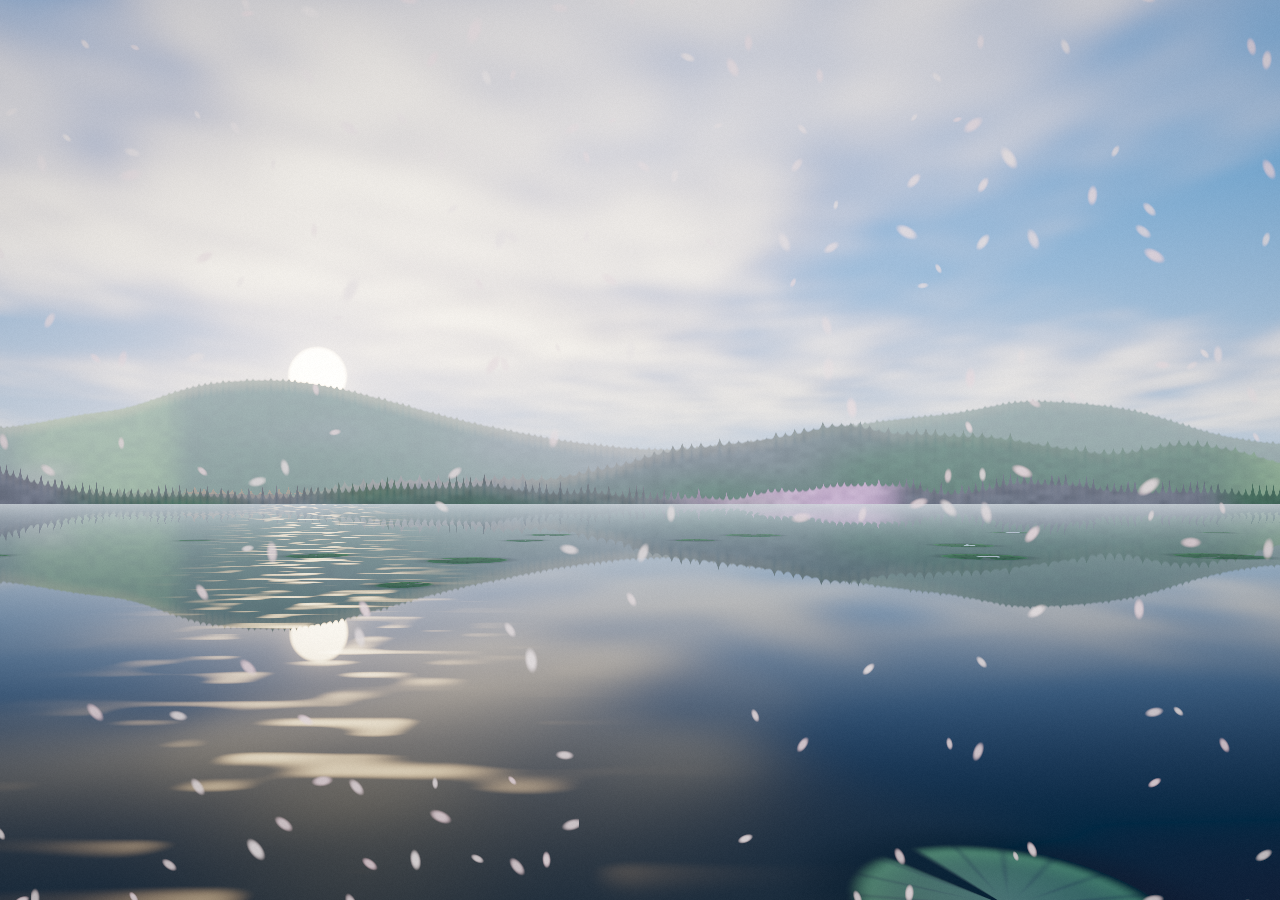
<file: tools/shader-test.html>
<!doctype html><meta charset="utf-8"><title>shader test</title>
<style>html,body{margin:0;background:#000}canvas{position:fixed;inset:0;width:100%;height:100%;display:block}</style>
<canvas id="c"></canvas>
<script type="module">
import { createGL } from '/js/gl.js';
const q = new URLSearchParams(location.search);
const g = createGL(document.getElementById('c'), { quality: +(q.get('q') ?? 2), maxScale: +(q.get('ms') ?? 1) });
window.g = g;
if (!g.ok) { document.title = 'FAIL ' + g.error; }
else {
  g.scale = +(q.get('sc') ?? 1); g.resize();
  const S = g.S;
  S.hour = +(q.get('h') ?? 7); const se = +(q.get('s') ?? 0);
  S.season = [0,0,0,0]; S.season[se] = 1;
  S.mist = +(q.get('mist') ?? 0); S.parts = +(q.get('p') ?? 1); S.lily = +(q.get('lily') ?? .6); S.lights = +(q.get('lt') ?? 0); S.rainbow = +(q.get('rb') ?? 0);
  g.animate = q.get('anim') !== '0';
  g.horizon = +(q.get('hz') ?? .44);
  g.render(); document.title = 'OK';
  window.ready = true;
}
</script>
</file>
<file: css/style.css>
/* ひだまり沼 紹介ページ ------------------------------------------------ */
@font-face { font-family: 'Shippori Mincho'; font-weight: 400; font-style: normal; font-display: swap; src: url('../assets/fonts/shippori-mincho-400.woff2') format('woff2'); }
@font-face { font-family: 'Shippori Mincho'; font-weight: 500; font-style: normal; font-display: swap; src: url('../assets/fonts/shippori-mincho-500.woff2') format('woff2'); }
@font-face { font-family: 'Shippori Mincho'; font-weight: 700; font-style: normal; font-display: swap; src: url('../assets/fonts/shippori-mincho-700.woff2') format('woff2'); }
@font-face { font-family: 'Cormorant Garamond'; font-weight: 400 600; font-style: normal; font-display: swap; src: url('../assets/fonts/cormorant-400.woff2') format('woff2'); }
@font-face { font-family: 'Cormorant Garamond'; font-weight: 400 600; font-style: italic; font-display: swap; src: url('../assets/fonts/cormorant-italic-400.woff2') format('woff2'); }

@property --accent { syntax: '<color>'; inherits: true; initial-value: #c9702a; }
@property --accent-l { syntax: '<color>'; inherits: true; initial-value: #f0a05a; }
@property --accent-t { syntax: '<color>'; inherits: true; initial-value: #a45a1c; }

:root {
  --paper: #f2ecdf; --paper2: #e9e1cf; --paper3: #ddd3bc;
  --ink: #17231e; --ink2: #475750; --line: rgba(23, 35, 30, .16);
  --night: #0c1512; --night2: #14231d; --cream: #f6f0e2; --cream2: rgba(246, 240, 226, .68);
  --accent: #c9702a; --accent-l: #f0a05a; --accent-t: #a45a1c;
  --serif: 'Shippori Mincho', 'Hiragino Mincho ProN', 'Yu Mincho', 'YuMincho', 'Noto Serif JP', serif;
  --latin: 'Cormorant Garamond', 'Hoefler Text', 'Times New Roman', serif;
  --gut: clamp(20px, 4.4vw, 72px);
  --ease: cubic-bezier(.2, .7, .1, 1);
  --ease-io: cubic-bezier(.65, 0, .35, 1);
  --fg: var(--ink); --sky-fg: var(--ink); --sky-sh: rgba(255, 255, 255, .35);
  --nav-h: 68px;
  transition: --accent .9s ease, --accent-l .9s ease, --accent-t .9s ease;
}
html[data-season='spring'] { --accent: #d0647f; --accent-l: #f2a9b8; --accent-t: #b04a64; }
html[data-season='summer'] { --accent: #2f8f5f; --accent-l: #7fd6a0; --accent-t: #25774d; }
html[data-season='autumn'] { --accent: #c9702a; --accent-l: #f0a05a; --accent-t: #a45a1c; }
html[data-season='winter'] { --accent: #4a82a6; --accent-l: #bcd8ea; --accent-t: #3b6f90; }

*, *::before, *::after { box-sizing: border-box; }
html { -webkit-text-size-adjust: 100%; scroll-behavior: auto; background: var(--night); }
body {
  margin: 0; font-family: var(--serif); font-weight: 400; color: var(--ink);
  font-size: clamp(15px, .22vw + 14px, 18px); line-height: 2; letter-spacing: .04em;
  font-feature-settings: 'palt'; word-break: auto-phrase; line-break: strict; overflow-wrap: anywhere;
  background: var(--night); -webkit-font-smoothing: antialiased; text-rendering: optimizeLegibility;
}
body.is-loading { overflow: hidden; }
img { display: block; max-width: 100%; height: auto; }
h1, h2, h3, p, ul, ol, dl, dd, figure { margin: 0; padding: 0; }
ul, ol { list-style: none; }
a { color: inherit; text-decoration: none; }
button { font: inherit; color: inherit; background: none; border: 0; padding: 0; cursor: pointer; letter-spacing: inherit; }
:focus-visible { outline: 2px solid var(--accent-t); outline-offset: 3px; border-radius: 2px; }
.dark :focus-visible, .win :focus-visible, #gate :focus-visible, .catch :focus-visible, .modal :focus-visible, body[data-surface='dark'] .nav :focus-visible, body[data-surface='win'] .nav :focus-visible, body[data-surface='win'] .dots :focus-visible { outline-color: var(--accent-l); }
.sr { position: absolute; width: 1px; height: 1px; overflow: hidden; clip: rect(0 0 0 0); white-space: nowrap; }
.skip { position: fixed; left: 12px; top: -60px; z-index: 200; background: var(--cream); color: var(--ink); padding: 8px 14px; border-radius: 3px; transition: top .2s; }
.skip:focus { top: 12px; }
.num { font-family: var(--latin); font-style: italic; letter-spacing: .06em; }
.wrap { width: min(1280px, 100% - var(--gut) * 2); margin-inline: auto; position: relative; z-index: 1; }

/* ---------- 背景 ---------- */
#scene { position: fixed; inset: 0; width: 100%; height: 100%; z-index: 0; display: block; background: linear-gradient(#27323f, #0d1a17 56%, #0b1613); }
.grain { position: fixed; inset: -50%; z-index: 90; pointer-events: none; opacity: .16; background: url('../assets/img/noise.png'); animation: grain 1.2s steps(6) infinite; }
@media (pointer: coarse) { .grain { animation: none; inset: 0; } }
@keyframes grain { 0% { transform: translate(0, 0); } 20% { transform: translate(-3%, 2%); } 40% { transform: translate(2%, -3%); } 60% { transform: translate(-2%, -1%); } 80% { transform: translate(3%, 2%); } 100% { transform: translate(0, 0); } }
main { position: relative; z-index: 1; }

/* ---------- 入口 ---------- */
#gate { position: fixed; inset: 0; z-index: 300; display: grid; place-items: center; text-align: center; color: var(--cream); background: radial-gradient(120% 90% at 50% 40%, #16302a, #0a1411 70%); clip-path: circle(150% at var(--gx, 50%) var(--gy, 60%)); transition: clip-path 1.5s var(--ease-io), visibility 0s 1.5s; }
#gate.is-open { clip-path: circle(0% at var(--gx, 50%) var(--gy, 60%)); visibility: hidden; pointer-events: none; }
.gate-in { padding: 24px; width: min(560px, 100%); }
.gate-en { font-family: var(--latin); font-style: italic; letter-spacing: .3em; font-size: 15px; opacity: .6; text-transform: lowercase; }
.gate-title { font-size: clamp(44px, 9vw, 84px); font-weight: 500; letter-spacing: .18em; margin: 8px 0 28px; text-indent: .18em; }
.gate-bar { height: 1px; background: rgba(246, 240, 226, .2); width: min(260px, 70%); margin: 0 auto 16px; position: relative; overflow: hidden; }
.gate-bar i { position: absolute; inset: 0; background: var(--cream); transform: scaleX(var(--gp, 0)); transform-origin: 0 50%; transition: transform .4s var(--ease); }
.gate-msg { font-size: 14px; opacity: .7; letter-spacing: .2em; min-height: 2em; }
.gate-actions { display: flex; gap: 14px; justify-content: center; flex-wrap: wrap; margin: 20px 0 26px; animation: rise .8s var(--ease) both; }
.gate-actions[hidden] { display: none; }
.gate-note { font-size: 12.5px; opacity: .52; line-height: 1.9; max-width: 34em; margin: 0 auto; }
@keyframes rise { from { opacity: 0; transform: translateY(14px); } to { opacity: 1; transform: none; } }

/* ---------- ボタン ---------- */
.btn { display: inline-flex; align-items: center; justify-content: center; gap: .7em; height: 52px; padding: 0 30px; border-radius: 999px; font-size: 15px; letter-spacing: .14em; transition: background .4s var(--ease), color .4s var(--ease), border-color .4s, transform .4s var(--ease); position: relative; white-space: nowrap; }
.btn-solid { background: var(--cream); color: var(--ink); }
.btn-solid:hover { background: var(--accent-l); }
.btn-ghost { border: 1px solid rgba(246, 240, 226, .4); color: var(--cream); }
.btn-ghost:hover { background: rgba(246, 240, 226, .12); border-color: var(--cream); }
.btn-ghost-l { border: 1px solid rgba(246, 240, 226, .45); color: var(--cream); backdrop-filter: blur(6px); -webkit-backdrop-filter: blur(6px); background: rgba(10, 20, 16, .18); }
.btn-ghost-l:hover { background: rgba(246, 240, 226, .16); border-color: var(--cream); }
.btn-big { height: 68px; padding: 0 44px; font-size: 18px; background: var(--cream); color: var(--ink); letter-spacing: .2em; box-shadow: 0 10px 40px -10px rgba(0, 0, 0, .45); }
.btn-big:hover { background: var(--accent-l); transform: translateY(-2px); }
.btn-big svg { transition: transform .4s var(--ease); }
.btn-big:hover svg { transform: translateX(5px); }

/* ---------- ナビ ---------- */
.nav { position: fixed; z-index: 100; left: 0; right: 0; top: 0; height: var(--nav-h); padding: 0 var(--gut); display: grid; grid-template-columns: 1fr auto 1fr; align-items: center; color: var(--sky-fg); transition: color .6s ease; text-shadow: 0 0 18px var(--sky-sh); }
body[data-nav='dark'] { --sky-fg: var(--ink); --sky-sh: rgba(255, 255, 255, .0); }
body[data-nav='light'] { --sky-fg: var(--cream); --sky-sh: rgba(0, 0, 0, .28); }
.nav::before { content: ''; position: absolute; inset: 0 0 -24px; z-index: -1; pointer-events: none; opacity: 0; transition: opacity .5s; background: linear-gradient(var(--nav-bg, rgba(242, 236, 223, .92)), rgba(242, 236, 223, 0)); }
body[data-surface='paper'] .nav::before { opacity: 1; --nav-bg: rgba(242, 236, 223, .94); }
body[data-surface='dark'] .nav::before { opacity: 1; --nav-bg: rgba(12, 21, 18, .86); }
.nav-logo { justify-self: start; font-size: 17px; letter-spacing: .24em; font-weight: 500; }
.nav-clock { display: flex; align-items: center; gap: 12px; font-family: var(--latin); font-size: 18px; letter-spacing: .1em; font-variant-numeric: tabular-nums; }
.nav-clock .arc { opacity: .9; }
.clock-part { font-family: var(--serif); font-size: 13px; letter-spacing: .3em; opacity: .75; min-width: 3.4em; }
.nav-r { justify-self: end; display: flex; align-items: center; gap: clamp(10px, 1.6vw, 26px); }
.seals { display: flex; gap: 2px; }
.nav-sound { display: flex; align-items: center; gap: 10px; height: 40px; padding: 0 4px; font-size: 12px; letter-spacing: .18em; white-space: nowrap; }
.nav-sound .bars rect { fill: currentColor; transform-origin: 50% 50%; transform-box: fill-box; }
.nav-sound[data-on='true'] .bars rect { animation: eq 1.1s ease-in-out infinite; }
.nav-sound[data-on='true'] .bars rect:nth-child(2) { animation-delay: -.3s; } .nav-sound[data-on='true'] .bars rect:nth-child(3) { animation-delay: -.6s; } .nav-sound[data-on='true'] .bars rect:nth-child(4) { animation-delay: -.15s; } .nav-sound[data-on='true'] .bars rect:nth-child(5) { animation-delay: -.45s; }
.nav-sound[data-on='false'] .bars rect { transform: scaleY(.35); }
@keyframes eq { 0%, 100% { transform: scaleY(.35); } 50% { transform: scaleY(1); } }
.nav-cta { height: 40px; padding: 0 22px; display: grid; place-items: center; border: 1px solid currentColor; border-radius: 999px; font-size: 13px; letter-spacing: .24em; text-indent: .24em; transition: background .4s var(--ease), color .4s var(--ease), border-color .4s, transform .5s var(--ease); }
.nav-cta:hover { background: var(--cream); color: var(--ink); border-color: var(--cream); text-shadow: none; }
body[data-nav='dark'] .nav-cta:hover { background: var(--ink); color: var(--cream); border-color: var(--ink); }
.seal { width: 32px; height: 32px; border-radius: 50%; display: grid; place-items: center; font-size: 13px; line-height: 1; position: relative; transition: transform .35s var(--ease), background .35s, color .35s; }
.seal::before { content: ''; position: absolute; inset: 3px; border-radius: 50%; border: 1px solid currentColor; opacity: .32; transition: opacity .3s, background .3s; }
.seal:hover::before { opacity: .8; }
.seal[aria-pressed='true'] { color: var(--ink); text-shadow: none; }
.seal[aria-pressed='true']::before { background: var(--accent-l); border-color: transparent; opacity: 1; }
.seal span { position: relative; }

.dots { position: fixed; right: calc(var(--gut) * .45); top: 50%; translate: 0 -50%; z-index: 80; color: var(--sky-fg); transition: color .6s, opacity .5s; text-shadow: 0 0 14px var(--sky-sh); }
.dots ol { display: flex; flex-direction: column; gap: 4px; align-items: flex-end; }
.dots a { display: flex; align-items: center; gap: 10px; padding: 5px 4px; font-size: 11px; letter-spacing: .16em; }
.dots a span { opacity: 0; transform: translateX(8px); transition: opacity .3s, transform .4s var(--ease); pointer-events: none; }
.dots a:hover span, .dots a:focus-visible span { opacity: .9; transform: none; }
.dots i { width: 6px; height: 6px; border-radius: 50%; border: 1px solid currentColor; opacity: .55; transition: all .35s var(--ease); }
.dots a.is-on i { background: currentColor; opacity: 1; transform: scale(1.35); }
body.is-loading .nav, body.is-loading .dots { opacity: 0; }

/* ---------- 共通 ---------- */
.win { position: relative; color: var(--sky-fg); text-shadow: 0 0 24px var(--sky-sh); }
.paper { position: relative; background: var(--paper); color: var(--ink); z-index: 2; padding-block: clamp(96px, 14vw, 200px); }
.paper::before, .paper::after { content: ''; position: absolute; left: 0; right: 0; height: 36px; background: inherit; pointer-events: none; -webkit-mask: url("data:image/svg+xml,%3Csvg xmlns='http://www.w3.org/2000/svg' viewBox='0 0 480 48' preserveAspectRatio='none'%3E%3Cpath d='M0 30C60 6 120 6 180 30S300 54 360 30 420 6 480 30V48H0Z'/%3E%3C/svg%3E") repeat-x bottom / 520px 36px; mask: url("data:image/svg+xml,%3Csvg xmlns='http://www.w3.org/2000/svg' viewBox='0 0 480 48' preserveAspectRatio='none'%3E%3Cpath d='M0 30C60 6 120 6 180 30S300 54 360 30 420 6 480 30V48H0Z'/%3E%3C/svg%3E") repeat-x bottom / 520px 36px; }
.paper::before { top: 0; transform: translateY(-99%); }
.paper::after { bottom: 0; transform: translateY(99%) scaleY(-1); display: none; }
.paper.edge-b::after { display: block; }
.paper.dark { background: var(--night2); color: var(--cream); --fg: var(--cream); }
.paper.dark + .paper::before { background: var(--paper); }
.eyebrow { display: flex; align-items: baseline; gap: 14px; font-size: 14px; letter-spacing: .3em; color: var(--accent-t); margin-bottom: clamp(20px, 3vw, 40px); }
.dark .eyebrow { color: var(--accent-l); }
.eyebrow .num { font-size: 22px; letter-spacing: .08em; }
.sec-title, .statement { font-weight: 500; font-size: clamp(30px, 5.2vw, 78px); line-height: 1.34; letter-spacing: .06em; text-wrap: balance; }
.ln { display: block; overflow: hidden; padding-block: .06em; margin-block: -.06em; }
.ln > span { display: block; transform: translateY(112%); transition: transform 1.25s var(--ease); transition-delay: calc(var(--i, 0) * .12s); }
.in .ln > span, .ln.in > span { transform: none; }
.ln:nth-child(2) > span { --i: 1; } .ln:nth-child(3) > span { --i: 2; }
.rv { opacity: 0; transform: translateY(26px); transition: opacity 1.1s var(--ease), transform 1.3s var(--ease); transition-delay: calc(var(--d, 0) * 1s); }
.rv.in { opacity: 1; transform: none; }
.rv.d1 { --d: .12; } .rv.d2 { --d: .24; } .rv.d3 { --d: .36; }
.no-js .rv, .no-js .ln > span { opacity: 1; transform: none; }

/* ---------- ヒーロー ---------- */
.hero { height: 100svh; min-height: 560px; --hz: 56svh; --tfs: clamp(66px, 15.5vw, 252px); --gap: 4.2svh; }
.hero-frame { position: absolute; inset: 0; overflow: hidden; }
.hero-kicker { position: absolute; left: var(--gut); top: calc(var(--nav-h) + 4svh); font-size: 13px; letter-spacing: .24em; opacity: 0; animation: fadein 1.6s .9s forwards; }
.hero-kicker .num { font-size: 16px; margin-right: .6em; }
.hero-kicker b { font-weight: 500; }
.hero-title { position: absolute; left: 0; right: 0; text-align: center; font-weight: 500; line-height: 1; font-size: var(--tfs); letter-spacing: .08em; text-indent: .08em; white-space: nowrap; will-change: transform, opacity; }
.hero-title:not(.mirror) { bottom: calc(100svh - var(--hz) + var(--gap)); opacity: calc(1 - var(--hp, 0) * 1.3); translate: 0 calc(var(--hp, 0) * -5svh); }
.hero-title .ttl { display: inline-block; }
.hero-title .ttl > span { display: inline-block; opacity: 0; transform: translateY(.18em); filter: blur(14px); transition: opacity 1.6s var(--ease), transform 1.8s var(--ease), filter 1.6s var(--ease); transition-delay: calc(var(--k, 0) * .16s + .35s); }
body.is-ready .hero-title .ttl > span { opacity: 1; transform: none; filter: blur(0); }
.hero-title .ttl > span:nth-child(2) { --k: 1; } .hero-title .ttl > span:nth-child(3) { --k: 2; } .hero-title .ttl > span:nth-child(4) { --k: 3; } .hero-title .ttl > span:nth-child(5) { --k: 4; }
.hero-title.mirror { top: calc(var(--hz) + var(--gap)); opacity: calc(.34 * (1 - var(--hp, 0) * 1.3)); transform-origin: 50% 0; pointer-events: none; -webkit-mask-image: linear-gradient(to bottom, #000 0%, rgba(0, 0, 0, .55) 28%, transparent 78%); mask-image: linear-gradient(to bottom, #000 0%, rgba(0, 0, 0, .55) 28%, transparent 78%); filter: url(#wob) blur(.5px); text-shadow: none; }
.hero-title.mirror .ttl { transform: scaleY(-1); transform-origin: 50% 50%; display: inline-block; }
.hero-title.mirror .ttl > span { transition-delay: calc(var(--k, 0) * .16s + .9s); }
.hero-sub { position: absolute; left: 0; right: 0; text-align: center; top: calc(var(--hz) + 4.2svh + 2.2svh); }
.hero-sub { display: none; }
.hero-en { position: absolute; left: 0; right: 0; text-align: center; bottom: calc(100svh - var(--hz) + var(--gap) + var(--tfs) * 1.0 + 2.2svh); opacity: 0; font-size: clamp(14px, 1.3vw, 19px); letter-spacing: .14em; opacity: 0; animation: fadein 1.8s 1.8s forwards; }
.hero-en em { font-family: var(--latin); font-size: 1.28em; letter-spacing: .08em; }
.hero-title { --tt: 0; }
@keyframes fadein { to { opacity: 1; } }
#rodfx { position: absolute; inset: 0; width: 100%; height: 100%; pointer-events: none; z-index: 2; }
.water-hit { position: absolute; left: 0; right: 0; top: var(--hz); bottom: 0; z-index: 3; cursor: crosshair; border-radius: 0; }
.water-hit:focus-visible { outline-offset: -6px; }
.hero-hint { position: absolute; left: 50%; bottom: calc(var(--nav-h) * .6 + 7svh); translate: -50% 0; z-index: 4; display: flex; align-items: center; gap: 12px; font-size: 14px; letter-spacing: .2em; padding: 10px 18px 10px 16px; border-radius: 999px; background: rgba(10, 20, 16, .28); color: var(--cream); backdrop-filter: blur(8px); -webkit-backdrop-filter: blur(8px); opacity: 0; animation: fadein 1.6s 2.4s forwards; pointer-events: none; text-shadow: none; transition: background .4s; white-space: nowrap; }
.hero-hint .dot { width: 8px; height: 8px; border-radius: 50%; background: var(--accent-l); box-shadow: 0 0 0 0 var(--accent-l); animation: ping 2.2s infinite; }
@keyframes ping { 0% { box-shadow: 0 0 0 0 color-mix(in srgb, var(--accent-l) 70%, transparent); } 80%, 100% { box-shadow: 0 0 0 14px transparent; } }
.hero-log { position: absolute; width: 1px; height: 1px; overflow: hidden; clip: rect(0 0 0 0); white-space: nowrap; }   /* 読み上げ用。見える案内は、下のヒントの帯にまとめている */
.hero-zukan { color: var(--cream); text-shadow: 0 1px 12px rgba(0, 0, 0, .5); position: absolute; right: var(--gut); bottom: calc(var(--nav-h) * .6 + 7svh); z-index: 4; font-size: 12px; letter-spacing: .24em; display: flex; align-items: baseline; gap: 6px; }
.hero-zukan b { font-family: var(--latin); font-style: italic; font-size: 26px; font-weight: 500; letter-spacing: .02em; }
.hero-zukan i { font-style: normal; opacity: .5; font-family: var(--latin); }
.hero-scroll { color: var(--cream); text-shadow: 0 1px 12px rgba(0, 0, 0, .5); position: absolute; left: var(--gut); bottom: calc(var(--nav-h) * .6 + 7svh); z-index: 4; display: flex; align-items: center; gap: 14px; font-family: var(--latin); font-style: italic; letter-spacing: .24em; font-size: 14px; }
.hero-scroll i { display: block; width: 56px; height: 1px; background: currentColor; transform-origin: 0 50%; animation: scrollbar 2.8s var(--ease-io) infinite; }
@keyframes scrollbar { 0% { transform: scaleX(0); } 55% { transform: scaleX(1); transform-origin: 0 50%; } 56% { transform-origin: 100% 50%; } 100% { transform: scaleX(0); transform-origin: 100% 50%; } }

/* ---------- はじまり ---------- */
.story { padding-bottom: clamp(120px, 16vw, 240px); }
.story .statement { margin-bottom: clamp(36px, 5vw, 72px); }
.story-cols { display: grid; grid-template-columns: repeat(12, 1fr); gap: 0 var(--gut); max-width: 1100px; }
.story-cols .lead { grid-column: 1 / span 6; font-size: clamp(17px, 1.5vw, 23px); line-height: 2.1; }
.story-cols p:not(.lead) { grid-column: 8 / span 5; color: var(--ink2); align-self: end; }
.pillars { display: grid; grid-template-columns: repeat(3, 1fr); gap: clamp(20px, 3vw, 56px); margin-top: clamp(64px, 9vw, 140px); align-items: start; }
.pillar { position: relative; }
.pillar.p2 { margin-top: clamp(40px, 8vw, 120px); }
.pillar.p3 { margin-top: clamp(14px, 3vw, 44px); }
.ph { overflow: hidden; aspect-ratio: 4 / 5; border-radius: 2px; background: var(--paper3); position: relative; }
.ph img { position: absolute; left: 0; top: -9%; width: 100%; height: 118%; max-width: none; object-fit: cover; object-position: var(--ox, 50%) 50%; transform: translate3d(0, var(--py, 0px), 0) scale(1.02); transition: transform .9s var(--ease); }
.pt { margin-top: 22px; }
.pt .k { display: block; font-size: clamp(26px, 2.6vw, 38px); font-weight: 500; letter-spacing: .16em; margin-bottom: 8px; position: relative; padding-bottom: 12px; }
.pt .k::after { content: ''; position: absolute; left: 0; bottom: 0; width: 36px; height: 1px; background: var(--accent-t); }
.pt p { color: var(--ink2); font-size: .94em; line-height: 1.95; max-width: 22em; }

/* ---------- 窓（時間のひとこま） ---------- */
.beat { height: 150svh; }
.beat-in { position: sticky; top: 0; height: 100svh; display: flex; flex-direction: column; justify-content: flex-start; align-items: flex-start; padding: calc(var(--nav-h) + 3svh) var(--gut) 0; padding-left: max(var(--gut), calc((100vw - 1280px) / 2)); opacity: clamp(0, calc((1 - var(--p, 0)) * 4.5), 1); }
.beat-time { display: flex; gap: 16px; align-items: baseline; font-size: 14px; letter-spacing: .36em; margin-bottom: clamp(18px, 3vw, 36px); }
.beat-time .num { font-size: 24px; letter-spacing: .1em; }
.beat-line { font-weight: 500; font-size: clamp(34px, 6.2vw, 108px); line-height: 1.26; letter-spacing: .06em; }
.beat-sub { margin-top: clamp(22px, 3vw, 44px); font-size: clamp(14px, 1.2vw, 18px); letter-spacing: .16em; opacity: 0; transform: translateY(14px); transition: opacity 1.2s .5s var(--ease), transform 1.2s .5s var(--ease); }
.beat-in.in .beat-sub, .in .beat-sub { opacity: .9; transform: none; }

/* ---------- いきもの ---------- */
.fish { overflow: hidden; }
.fish-head { margin-bottom: clamp(36px, 5vw, 80px); }
.fish-intro { display: grid; grid-template-columns: repeat(12, 1fr); gap: 24px var(--gut); margin-top: clamp(28px, 4vw, 56px); align-items: end; }
.fish-intro > p:first-child { grid-column: 1 / span 6; color: var(--ink2); max-width: 36em; }
.fish-count { grid-column: 8 / span 5; display: flex; align-items: baseline; gap: 8px; flex-wrap: wrap; font-size: 14px; letter-spacing: .24em; }
.fish-count b { font-family: var(--latin); font-style: italic; font-weight: 500; font-size: clamp(54px, 6vw, 92px); line-height: 1; letter-spacing: 0; color: var(--accent-t); margin-left: 8px; }
.fish-count i { font-style: normal; font-family: var(--latin); font-size: 28px; opacity: .45; }
.fish-count small { flex-basis: 100%; font-size: 12px; opacity: .78; letter-spacing: .12em; margin-top: 6px; }
.rail { overflow-x: auto; overflow-y: hidden; padding: 24px max(var(--gut), calc((100vw - 1280px) / 2)) 28px; scroll-snap-type: x proximity; scroll-padding-inline: max(var(--gut), calc((100vw - 1280px) / 2)); scrollbar-width: none; cursor: grab; overscroll-behavior-x: contain; -webkit-overflow-scrolling: touch; }
.rail::-webkit-scrollbar { display: none; }
.rail.is-drag { cursor: grabbing; scroll-snap-type: none; user-select: none; }
.rail-track { display: flex; gap: clamp(14px, 1.8vw, 28px); width: max-content; padding-right: var(--gut); }
.card { flex: 0 0 min(80vw, 372px); scroll-snap-align: start; background: var(--paper2); position: relative; border-radius: 3px; overflow: hidden; display: flex; flex-direction: column; transition: transform .7s var(--ease), box-shadow .7s var(--ease); }
.card:hover { transform: translateY(-6px); box-shadow: 0 30px 50px -28px rgba(23, 35, 30, .5); }
.card-img { position: relative; aspect-ratio: 8 / 5; display: grid; place-items: center; overflow: hidden; background: radial-gradient(90% 90% at 50% 45%, var(--tint1, #cfe0d6), var(--tint2, #a9c3b6)); }
.card-img img { width: 86%; height: auto; filter: drop-shadow(0 18px 14px rgba(10, 30, 24, .28)); transition: transform 1s var(--ease); -webkit-user-drag: none; user-select: none; }
.card:hover .card-img img { transform: scale(1.05) rotate(-1.4deg); }
.card-no { position: absolute; left: 14px; top: 10px; font-family: var(--latin); font-style: italic; font-size: 15px; letter-spacing: .12em; color: rgba(23, 35, 30, .7); z-index: 2; }
.card-sea { position: absolute; right: 12px; top: 12px; z-index: 2; font-size: 12px; letter-spacing: .1em; padding: 2px 10px; border-radius: 999px; background: rgba(246, 240, 226, .86); color: var(--ink); }
.card-sea.sp { color: #a8344f; } .card-sea.su { color: #1f7a4d; } .card-sea.au { color: #a85a1c; } .card-sea.wi { color: #36718f; } .card-sea.le { color: #fff; background: rgba(23, 35, 30, .82); } .card-sea.ju { color: var(--ink2); }
.card-bite { display: block; width: 100%; height: 76px; background: linear-gradient(#9bb7ad, #6b8f86); border-block: 1px solid rgba(23, 35, 30, .12); }
.card-body { padding: 20px 22px 24px; display: flex; flex-direction: column; gap: 10px; flex: 1; }
.card h3 { font-size: 26px; font-weight: 500; letter-spacing: .12em; line-height: 1.3; display: flex; align-items: baseline; gap: 12px; }
.card h3 small { font-size: 12px; font-weight: 400; letter-spacing: .24em; color: var(--ink2); }
.card .latin { font-family: var(--latin); font-style: italic; font-size: 16px; letter-spacing: .06em; color: var(--ink2); margin-top: -6px; }
.card .meta { display: flex; gap: 22px; font-size: 12px; letter-spacing: .12em; color: var(--ink2); border-block: 1px solid var(--line); padding: 8px 0; }
.card .meta b { font-family: var(--latin); font-size: 17px; font-weight: 500; color: var(--ink); letter-spacing: .04em; }
.card .desc { font-size: 14px; line-height: 1.9; }
.card .bite { font-size: 12.5px; line-height: 1.8; color: var(--ink2); margin-top: auto; padding-top: 6px; }
.card .bite span { display: inline-block; font-size: 11px; letter-spacing: .2em; padding: 0 8px; margin-right: 8px; border: 1px solid var(--accent-t); color: var(--accent-t); border-radius: 2px; }
.card.is-caught::after { content: '釣った'; position: absolute; right: 14px; bottom: 148px; width: 62px; height: 62px; border-radius: 50%; display: grid; place-items: center; background: #c4382f; color: #fbeee6; font-size: 14px; letter-spacing: .08em; transform: rotate(-12deg); box-shadow: inset 0 0 0 3px #c4382f, inset 0 0 0 4px rgba(255, 255, 255, .55); mix-blend-mode: multiply; opacity: .94; z-index: 3; }
.rail-ui { display: flex; align-items: center; gap: 28px; margin-top: 22px; }
.rail-bar { flex: 1; height: 1px; background: var(--line); position: relative; }
.rail-bar i { position: absolute; left: 0; top: -1px; height: 3px; width: 100%; background: var(--accent); transform-origin: 0 50%; transform: scaleX(var(--rp, .1)); transition: transform .2s linear; }
.rail-btns { display: flex; gap: 10px; }
.rbtn { width: 46px; height: 46px; border-radius: 50%; border: 1px solid var(--line); display: grid; place-items: center; transition: background .3s, color .3s, border-color .3s; }
.rbtn:hover { background: var(--ink); color: var(--cream); border-color: var(--ink); }

/* ---------- 四季 ---------- */
.seasons { padding: 0; }
.seasons.pin { height: 440svh; }
.seasons .pin-in { position: sticky; top: 0; height: 100svh; display: flex; flex-direction: column; justify-content: center; padding: var(--nav-h) var(--gut) 5svh; overflow: hidden; }
.seasons-grid { width: min(1360px, 100%); margin-inline: auto; display: grid; grid-template-columns: minmax(0, 5fr) minmax(0, 7fr); gap: clamp(28px, 4vw, 72px); align-items: center; }
.seasons .sec-title { font-size: clamp(26px, 3.4vw, 54px); margin-bottom: clamp(20px, 3vh, 40px); }
.seasons .eyebrow { margin-bottom: clamp(14px, 2vh, 28px); }
.sea-list { display: grid; }
.sea-list li { display: grid; grid-template-columns: 56px 1fr; gap: 0 14px; align-items: baseline; padding: 14px 0; border-top: 1px solid var(--line); opacity: .38; transition: opacity .7s var(--ease); }
.sea-list li:last-child { border-bottom: 1px solid var(--line); }
.sea-list .sk { font-size: 30px; letter-spacing: 0; font-weight: 500; line-height: 1.1; }
.sea-list li.is-on { opacity: 1; }
.sea-list li.is-on .sk { color: var(--accent-t); }
.sea-list h3 { font-size: 17px; font-weight: 500; letter-spacing: .1em; }
.sea-list li > div { display: grid; grid-template-rows: auto 0fr; transition: grid-template-rows .8s var(--ease); }
.sea-list li.is-on > div { grid-template-rows: auto 1fr; }
.sea-list p { overflow: hidden; font-size: 14px; line-height: 1.9; color: var(--ink2); min-height: 0; padding-top: 0; transition: padding .8s var(--ease); }
.sea-list li.is-on p { padding-top: 8px; }
.seasons-stage { position: relative; aspect-ratio: 16 / 10; overflow: hidden; border-radius: 3px; background: var(--paper3); box-shadow: 0 40px 70px -40px rgba(23, 35, 30, .55); }
.sea-fig { position: absolute; inset: 0; clip-path: circle(var(--r, 0px) at var(--cx, 50%) var(--cy, 62%)); }
.sea-fig:first-of-type { clip-path: none; }
.sea-fig img { width: 100%; height: 100%; object-fit: cover; transform: scale(var(--zoom, 1.06)); }
.sea-ring { position: absolute; left: 0; top: 0; border: 1px solid rgba(255, 255, 255, .8); border-radius: 50%; pointer-events: none; translate: -50% -50%; opacity: 0; }
.stage-cap { position: absolute; left: 16px; bottom: 12px; display: flex; gap: 12px; align-items: baseline; color: var(--cream); text-shadow: 0 1px 12px rgba(0, 0, 0, .6); font-size: 13px; letter-spacing: .2em; }
.stage-cap #sea-cap-k { font-size: 26px; letter-spacing: 0; }
.stage-cap-l { font-family: var(--latin); font-style: italic; opacity: .85; font-size: 14px; }
.seasons-prog { display: flex; gap: 8px; width: min(1360px, 100%); margin: clamp(14px, 2.4vh, 28px) auto 0; }
.seasons-prog i { flex: 1; height: 2px; background: var(--line); position: relative; overflow: hidden; }
.seasons-prog i::after { content: ''; position: absolute; inset: 0; background: var(--accent); transform: scaleX(var(--f, 0)); transform-origin: 0 50%; }

/* ---------- できごと ---------- */
.moments { padding-bottom: clamp(100px, 12vw, 180px); overflow: hidden; }
.moments-lead { max-width: 34em; margin-top: clamp(20px, 3vw, 40px); color: var(--cream2); }
.mosaic { width: min(1360px, 100% - var(--gut) * 2); margin: clamp(56px, 8vw, 120px) auto 0; display: grid; grid-template-columns: repeat(12, 1fr); gap: clamp(12px, 1.6vw, 24px); position: relative; z-index: 1; }
.mo { position: relative; overflow: hidden; border-radius: 2px; background: #22352d; }
.mo img { width: 100%; height: 100%; object-fit: cover; transform: translate3d(0, var(--py, 0px), 0) scale(1.1); transition: transform .9s var(--ease), filter .9s var(--ease); }
.mo:hover img { filter: brightness(1.06) saturate(1.06); }
.mo figcaption { position: absolute; left: 0; right: 0; bottom: 0; padding: 40px 18px 14px; background: linear-gradient(transparent, rgba(8, 16, 13, .72)); color: var(--cream); font-size: 13.5px; line-height: 1.7; letter-spacing: .1em; }
.mo figcaption b { display: block; font-size: 17px; font-weight: 500; letter-spacing: .16em; margin-bottom: 2px; }
.mo.m1 { grid-column: 1 / span 7; aspect-ratio: 16 / 10; } .mo.m2 { grid-column: 8 / span 5; aspect-ratio: 4 / 5; margin-top: clamp(40px, 7vw, 110px); }
.mo.m3 { grid-column: 1 / span 4; aspect-ratio: 4 / 5; } .mo.m4 { grid-column: 5 / span 4; aspect-ratio: 1; margin-top: clamp(30px, 6vw, 90px); } .mo.m5 { grid-column: 9 / span 4; aspect-ratio: 4 / 5; margin-top: clamp(10px, 2vw, 30px); }
.mo.m6 { grid-column: 2 / span 5; aspect-ratio: 16 / 10; } .mo.m7 { grid-column: 7 / span 6; aspect-ratio: 16 / 10; margin-top: clamp(30px, 6vw, 90px); }
.mo.m8 { grid-column: 4 / span 6; aspect-ratio: 16 / 9; }

/* ---------- 夜 ---------- */
.night { height: 230svh; }
.night-frame { position: sticky; top: 0; height: 100svh; overflow: hidden; }
#nightfx { position: absolute; inset: 0; width: 100%; height: 100%; z-index: 1; }
.night-in { position: absolute; inset: 0; z-index: 2; pointer-events: none; opacity: 1; }
.night-in .btn, .night-in .night-btns { pointer-events: auto; }
.night-btns { display: flex; gap: 12px; margin-top: clamp(20px, 3vw, 36px); flex-wrap: wrap; }
.night-in .beat-sub { transition-delay: .6s; }
.wish { margin-top: 24px; min-height: 2em; font-size: clamp(16px, 1.6vw, 22px); letter-spacing: .24em; color: var(--accent-l); opacity: 0; transition: opacity 1s; }
.wish.on { opacity: 1; }

/* ---------- つくりかた ---------- */
.craft { padding-bottom: clamp(100px, 12vw, 180px); }
.facts { display: grid; grid-template-columns: repeat(4, 1fr); margin-top: clamp(48px, 7vw, 100px); border-top: 1px solid rgba(246, 240, 226, .2); }
.facts li { padding: 26px 20px 8px 0; display: flex; flex-direction: column; gap: 4px; border-right: 1px solid rgba(246, 240, 226, .12); padding-left: 20px; }
.facts li:first-child { padding-left: 0; } .facts li:last-child { border-right: 0; }
.facts b { font-family: var(--latin); font-style: italic; font-weight: 500; font-size: clamp(64px, 8.4vw, 132px); line-height: 1; letter-spacing: 0; color: var(--accent-l); }
.facts span { font-size: 15px; letter-spacing: .22em; }
.facts small { font-size: 12px; line-height: 1.8; opacity: .62; letter-spacing: .08em; max-width: 18em; }
.craft-grid { display: grid; grid-template-columns: minmax(0, 7fr) minmax(0, 5fr); gap: clamp(28px, 4vw, 72px); margin-top: clamp(64px, 9vw, 140px); align-items: start; }
.koi-stage { position: relative; aspect-ratio: 8 / 5; border-radius: 3px; overflow: hidden; background: radial-gradient(80% 80% at 50% 45%, #1f4338, #0e1d18); cursor: ew-resize; touch-action: pan-y; user-select: none; }
.koi-stage img { position: absolute; inset: 0; width: 100%; height: 100%; object-fit: contain; padding: 4%; pointer-events: none; -webkit-user-drag: none; }
.koi-wire { clip-path: inset(0 calc(100% - var(--kx, 55%)) 0 0); filter: drop-shadow(0 0 6px rgba(160, 255, 220, .25)); }
.koi-shaded { filter: drop-shadow(0 18px 18px rgba(0, 0, 0, .4)); }
.koi-handle { position: absolute; top: 0; bottom: 0; left: var(--kx, 55%); width: 1px; background: var(--cream); pointer-events: none; }
.koi-handle span { position: absolute; top: 50%; left: 0; width: 44px; height: 44px; translate: -50% -50%; border-radius: 50%; border: 1px solid var(--cream); background: rgba(12, 21, 18, .5); backdrop-filter: blur(4px); }
.koi-handle span::before, .koi-handle span::after { content: ''; position: absolute; top: 50%; width: 7px; height: 7px; border: solid var(--cream); border-width: 1px 1px 0 0; translate: 0 -50%; }
.koi-handle span::before { left: 12px; rotate: -135deg; } .koi-handle span::after { right: 12px; rotate: 45deg; }
.koi-range { display: flex; align-items: center; gap: 14px; margin-top: 16px; font-size: 12px; letter-spacing: .2em; opacity: .9; }
.koi-range input { flex: 1; accent-color: var(--accent-l); }
.cap { margin-top: 14px; font-size: 13px; line-height: 1.9; color: var(--cream2); max-width: 36em; }
.mixer { background: rgba(246, 240, 226, .05); border: 1px solid rgba(246, 240, 226, .16); border-radius: 4px; padding: clamp(22px, 2.6vw, 36px); }
.mixer h3 { font-size: clamp(20px, 1.8vw, 26px); font-weight: 500; letter-spacing: .12em; }
.mixer > p { font-size: 13.5px; line-height: 1.9; color: var(--cream2); margin-top: 8px; }
.mix-list { margin: 22px 0 6px; display: grid; }
.mix-list li { border-top: 1px solid rgba(246, 240, 226, .12); }
.mix-list li:last-child { border-bottom: 1px solid rgba(246, 240, 226, .12); }
.mix-list label { display: flex; align-items: center; gap: 16px; padding: 14px 0; cursor: pointer; }
.mix-list input { position: absolute; opacity: 0; pointer-events: none; }
.chk { width: 40px; height: 22px; border-radius: 999px; border: 1px solid rgba(246, 240, 226, .5); position: relative; flex: none; transition: background .35s; }
.chk::after { content: ''; position: absolute; left: 3px; top: 3px; width: 14px; height: 14px; border-radius: 50%; background: var(--cream); transition: transform .4s var(--ease), background .3s; }
.mix-list input:checked + .chk { background: var(--accent-l); border-color: var(--accent-l); }
.mix-list input:checked + .chk::after { transform: translateX(18px); background: var(--night); }
.mix-list input:focus-visible + .chk { outline: 2px solid var(--accent-l); outline-offset: 3px; }
.ml { display: flex; flex-direction: column; font-size: 15px; letter-spacing: .14em; line-height: 1.5; }
.ml small { font-size: 12px; letter-spacing: .08em; opacity: .6; }
.mix-state { font-size: 12.5px !important; margin: 14px 0 18px; opacity: .8; min-height: 1.9em; }
.stack { margin-top: clamp(64px, 9vw, 130px); border-top: 1px solid rgba(246, 240, 226, .2); padding-top: 34px; max-width: 60em; }
.stack-t { font-size: clamp(18px, 1.8vw, 26px); letter-spacing: .1em; font-weight: 500; }
.stack-p { color: var(--cream2); margin-top: 10px; }
.chips { display: flex; flex-wrap: wrap; gap: 10px; margin-top: 22px; }
.chips li { font-family: var(--latin); font-size: 17px; letter-spacing: .08em; padding: 3px 16px; border: 1px solid rgba(246, 240, 226, .3); border-radius: 999px; }

/* ---------- あそぶ ---------- */
.play { min-height: 118svh; padding: calc(var(--nav-h) + 10svh) 0 12svh; display: flex; align-items: center; }
.play-in { width: min(1280px, 100% - var(--gut) * 2); margin-inline: auto; }
.play-title { font-weight: 500; font-size: clamp(54px, 12vw, 200px); line-height: 1.12; letter-spacing: .08em; }
.play-sub { margin-top: clamp(20px, 3vw, 36px); font-size: clamp(15px, 1.4vw, 20px); letter-spacing: .14em; }
.play-cta { display: flex; gap: 14px; flex-wrap: wrap; margin-top: clamp(28px, 4vw, 52px); align-items: center; }
.play-meta { display: flex; gap: clamp(24px, 4vw, 64px); margin-top: clamp(48px, 7vw, 100px); align-items: flex-start; flex-wrap: wrap; }
.qr { background: var(--paper); color: var(--ink); padding: 12px 12px 8px; border-radius: 4px; text-align: center; text-shadow: none; box-shadow: 0 20px 40px -20px rgba(0, 0, 0, .5); }
.qr img { width: 124px; height: 124px; }
.qr p { font-size: 11px; letter-spacing: .12em; margin-top: 4px; line-height: 1.6; }
.spec { display: grid; gap: 0; font-size: 14px; letter-spacing: .1em; align-self: center; }
.spec li { display: grid; grid-template-columns: 7.5em 1fr; padding: 11px 0; border-top: 1px solid currentColor; border-color: color-mix(in srgb, currentColor 28%, transparent); line-height: 1.7; }
.spec li:last-child { border-bottom: 1px solid color-mix(in srgb, currentColor 28%, transparent); }
.spec span { opacity: .65; font-size: 12px; letter-spacing: .24em; padding-top: 2px; }

.foot { position: relative; z-index: 2; background: var(--night); color: var(--cream); padding: 90px 0 56px; }
.foot::before { content: ''; position: absolute; left: 0; right: 0; top: 0; height: 36px; background: var(--night); transform: translateY(-99%); -webkit-mask: url("data:image/svg+xml,%3Csvg xmlns='http://www.w3.org/2000/svg' viewBox='0 0 480 48' preserveAspectRatio='none'%3E%3Cpath d='M0 30C60 6 120 6 180 30S300 54 360 30 420 6 480 30V48H0Z'/%3E%3C/svg%3E") repeat-x bottom / 520px 36px; mask: url("data:image/svg+xml,%3Csvg xmlns='http://www.w3.org/2000/svg' viewBox='0 0 480 48' preserveAspectRatio='none'%3E%3Cpath d='M0 30C60 6 120 6 180 30S300 54 360 30 420 6 480 30V48H0Z'/%3E%3C/svg%3E") repeat-x bottom / 520px 36px; }
.foot-in { display: grid; gap: 6px; }
.foot-logo { font-size: clamp(36px, 6vw, 84px); font-weight: 500; letter-spacing: .2em; margin-bottom: 18px; }
.foot-small { font-size: 12.5px; opacity: .6; letter-spacing: .1em; line-height: 1.9; }
.foot-top { justify-self: start; margin-top: 22px; font-size: 13px; letter-spacing: .2em; border-bottom: 1px solid rgba(246, 240, 226, .4); padding-bottom: 2px; }
.noscript { position: fixed; left: 0; right: 0; bottom: 0; z-index: 400; background: var(--cream); color: var(--ink); padding: 10px var(--gut); font-size: 13px; line-height: 1.7; }

/* ---------- 釣れたカード ---------- */
.catch, .modal { position: fixed; inset: 0; z-index: 250; display: grid; place-items: center; background: rgba(8, 16, 13, .55); backdrop-filter: blur(6px); -webkit-backdrop-filter: blur(6px); opacity: 0; transition: opacity .5s; padding: 20px; overflow: auto; }
.catch[hidden], .modal[hidden] { display: none; }
.catch.is-on, .modal.is-on { opacity: 1; }
.catch-card { position: relative; width: min(440px, 100%); background: var(--paper); color: var(--ink); border-radius: 4px; padding: 26px 28px 28px; text-align: center; text-shadow: none; transform: translateY(24px) scale(.96); transition: transform .8s var(--ease); box-shadow: 0 50px 90px -30px rgba(0, 0, 0, .6); outline: none; }
.catch.is-on .catch-card { transform: none; }
.catch-no { font-family: var(--latin); font-style: italic; font-size: 16px; letter-spacing: .14em; color: var(--ink2); }
.catch-img { margin: 6px auto 4px; width: 78%; aspect-ratio: 8 / 5; display: grid; place-items: center; background: radial-gradient(90% 90% at 50% 45%, var(--tint1, #cfe0d6), var(--tint2, #a9c3b6)); border-radius: 3px; padding: 10px; }
.catch-img img { width: 100%; filter: drop-shadow(0 12px 10px rgba(10, 30, 24, .3)); animation: flop 1.2s var(--ease) both; }
@keyframes flop { 0% { transform: translateY(40px) rotate(-8deg) scale(.8); opacity: 0; } 60% { transform: translateY(-6px) rotate(2deg); opacity: 1; } 100% { transform: none; } }
.catch-card h3 { font-size: 34px; font-weight: 500; letter-spacing: .2em; text-indent: .2em; margin-top: 8px; }
.catch-latin { font-family: var(--latin); font-style: italic; font-size: 16px; color: var(--ink2); letter-spacing: .06em; }
.catch-size { font-size: 14px; letter-spacing: .2em; margin: 10px 0 2px; }
.catch-size b { font-family: var(--latin); font-size: 30px; font-weight: 500; letter-spacing: .02em; }
.catch-desc { font-size: 14px; line-height: 1.9; color: var(--ink2); margin: 8px 0 14px; }
.catch-new { font-size: 12.5px; letter-spacing: .2em; color: var(--accent-t); min-height: 1.8em; }
.catch-card .btn-solid { background: var(--ink); color: var(--cream); height: 46px; margin-top: 6px; }
.catch-card .btn-solid:hover { background: var(--accent); }
.catch-stamp { position: absolute; right: 18px; top: 18px; width: 64px; height: 64px; border-radius: 50%; display: grid; place-items: center; font-size: 34px; line-height: 1; color: #fbeee6; background: #c4382f; box-shadow: inset 0 0 0 3px #c4382f, inset 0 0 0 4.5px rgba(255, 255, 255, .6); transform: rotate(-14deg) scale(2.6); opacity: 0; mix-blend-mode: multiply; }
.catch.is-on .catch-stamp { animation: stamp .5s .9s cubic-bezier(.3, 1.6, .5, 1) forwards; }
@keyframes stamp { 0% { opacity: 0; transform: rotate(-14deg) scale(2.6); } 70% { opacity: 1; transform: rotate(-14deg) scale(.92); } 100% { opacity: .92; transform: rotate(-14deg) scale(1); } }
.modal-in { position: relative; width: min(420px, 88vw, 56svh); }
.modal-in video { width: 100%; max-height: 86svh; background: #000; border-radius: 4px; display: block; box-shadow: 0 50px 90px -30px #000; }
.modal-x { position: absolute; right: -4px; top: -48px; width: 40px; height: 40px; display: grid; place-items: center; color: var(--cream); border: 1px solid rgba(246, 240, 226, .4); border-radius: 50%; }

/* ---------- 水面のしずく・カーソル ---------- */
.tap-ring { position: fixed; z-index: 120; left: 0; top: 0; width: 12px; height: 12px; margin: -6px 0 0 -6px; border-radius: 50%; border: 1px solid var(--cream); pointer-events: none; opacity: 0; }
.tap-ring.go { animation: tap .9s var(--ease) forwards; }
@keyframes tap { 0% { opacity: .9; transform: scale(.4); } 100% { opacity: 0; transform: scale(9); } }

/* ---------- スマホ ---------- */
@media (max-width: 960px) {
  .nav { grid-template-columns: auto 1fr auto; gap: 10px; }
  .nav-clock { justify-self: center; }
  .nav-clock .arc, .clock-part { display: none; }
  .nav-sound-l { display: none; }
  .nav .seals { position: fixed; left: 50%; bottom: max(14px, env(safe-area-inset-bottom)); translate: -50% 0; margin: 0; padding: 6px 10px; border-radius: 999px; background: rgba(12, 21, 18, .62); backdrop-filter: blur(10px); -webkit-backdrop-filter: blur(10px); color: var(--cream); text-shadow: none; z-index: 110; gap: 6px; }
  .dots { display: none; }
  .story-cols .lead, .story-cols p:not(.lead) { grid-column: 1 / -1; }
  .story-cols p:not(.lead) { margin-top: 20px; }
  .pillars { grid-template-columns: 1fr; gap: 56px; }
  .pillar.p2, .pillar.p3 { margin-top: 0; }
  .ph { aspect-ratio: 16 / 11; }
  .fish-intro > p:first-child, .fish-count { grid-column: 1 / -1; }
  .seasons.pin { height: 400svh; }
  .seasons-grid { grid-template-columns: 1fr; gap: 14px; }
  .seasons .pin-in { justify-content: flex-start; padding-top: calc(var(--nav-h) + 8px); }
  .seasons-stage { order: -1; aspect-ratio: 16 / 11; }
  .seasons .sec-title { margin-bottom: 10px; font-size: clamp(22px, 6vw, 32px); }
  .seasons .eyebrow { margin-bottom: 6px; }
  .sea-list li { padding: 8px 0; }
  .sea-list p { font-size: 13px; line-height: 1.8; }
  .mosaic { grid-template-columns: repeat(2, 1fr); }
  .mo.m1, .mo.m6, .mo.m7, .mo.m8 { grid-column: 1 / -1; margin-top: 0; aspect-ratio: 16 / 11; }
  .mo.m2, .mo.m3, .mo.m4, .mo.m5 { grid-column: span 1; margin-top: 0; aspect-ratio: 3 / 4; }
  .facts { grid-template-columns: repeat(2, 1fr); }
  .facts li { padding-left: 0; border-right: 0; padding-bottom: 22px; }
  .craft-grid { grid-template-columns: 1fr; }
  .hero { --tfs: min(17.4vw, 150px); }
  .hero-scroll { display: none; }
  .hero-zukan { left: 50%; right: auto; translate: -50% 0; bottom: calc(14px + 66px); }
  .hero-hint { bottom: calc(14px + 112px); font-size: 12.5px; letter-spacing: .12em; }
  .beat-line { font-size: clamp(32px, 9.6vw, 70px); }
  .play-title { font-size: clamp(54px, 17vw, 120px); }
  .btn-big { height: 60px; padding: 0 32px; }
}
@media (max-width: 520px) {
  .nav-logo span { font-size: 15px; letter-spacing: .18em; }
  .nav-cta { padding: 0 16px; height: 36px; letter-spacing: .16em; }
  .facts b { font-size: 64px; }
  .mo figcaption { padding: 28px 12px 10px; font-size: 12px; }
  .mo figcaption b { font-size: 14px; }
}

@media (prefers-reduced-motion: reduce) {
  .grain { animation: none; }
  .ln > span, .rv, .hero-title .ttl > span, .gp, .gp img, .card, .card-img img { transition-duration: .01s !important; transition-delay: 0s !important; }
  .story-deco .ring { animation: none; }
  .hero-scroll i, .hero-hint .dot, .nav-sound .bars rect { animation: none !important; }
  .ph img, .mo img { transform: none !important; }
}

/* ---------- no-js / 保険 ---------- */
.no-js #gate { display: none; }
.no-js body.is-loading { overflow: auto; }
.no-js .nav, .no-js .dots { opacity: 1; }
.no-js .hero-title .ttl > span, .no-js .hero-kicker, .no-js .hero-en, .no-js .hero-hint { opacity: 1; transform: none; filter: none; }

/* ---------- カーソル ---------- */
.cursor { position: fixed; left: 0; top: 0; z-index: 130; width: 0; height: 0; pointer-events: none; opacity: 0; transition: opacity .3s; }
.cursor.on { opacity: 1; }
.cursor span { position: absolute; left: 0; top: 0; width: 30px; height: 30px; margin: -15px 0 0 -15px; border-radius: 50%; border: 1px solid rgba(246, 240, 226, .9); display: grid; place-items: center; font-size: 11px; letter-spacing: .1em; color: var(--ink); mix-blend-mode: normal; box-shadow: 0 0 0 1px rgba(10, 20, 16, .25); transition: width .45s var(--ease), height .45s var(--ease), margin .45s var(--ease), background .35s; text-shadow: none; }
.cursor.big span { width: 58px; height: 58px; margin: -29px 0 0 -29px; background: rgba(246, 240, 226, .2); backdrop-filter: blur(2px); }
.cursor.water span { width: 74px; height: 74px; margin: -37px 0 0 -37px; background: rgba(246, 240, 226, .85); }
@media (pointer: coarse) { .cursor { display: none; } }

.hero:focus { outline: none; }

/* ---------- 魚拓 ---------- */
.gyotaku { background: var(--paper2); padding-block: clamp(90px, 12vw, 180px); overflow: hidden; }
.gyo-grid { display: grid; grid-template-columns: minmax(0, 4.4fr) minmax(0, 7.6fr); gap: clamp(28px, 5vw, 90px); align-items: center; }
.gyo-text > p:not(.eyebrow) { color: var(--ink2); max-width: 28em; margin-top: 1.4em; }
.gyo-text .sec-title { font-size: clamp(28px, 3.8vw, 58px); }
.gyo-try { font-size: 13px; letter-spacing: .14em; color: var(--accent-t) !important; }
.gyo-prints { position: relative; aspect-ratio: 1.12 / 1; }
.gp { position: absolute; margin: 0; opacity: 0; filter: blur(12px); translate: 0 26px; rotate: var(--r, 0deg); transition: opacity 1.8s var(--ease) var(--dl, 0s), filter 2s var(--ease) var(--dl, 0s), translate 1.6s var(--ease) var(--dl, 0s), rotate .9s var(--ease); }
.gp.in { opacity: 1; filter: blur(0); translate: 0 0; }
.gp img { width: 100%; height: auto; box-shadow: 0 34px 50px -26px rgba(60, 42, 18, .5), 0 2px 8px rgba(60, 42, 18, .18); transform: translate3d(0, var(--py, 0px), 0); transition: transform .9s var(--ease); }
.gp:hover { rotate: 0deg; z-index: 5; }
.gp.g1 { left: 0; top: 4%; width: 78%; --r: -1.6deg; z-index: 2; }
.gp.g2 { right: 0; top: 0; width: 44%; --r: 3deg; --dl: .25s; z-index: 1; }
.gp.g3 { right: 6%; bottom: 0; width: 40%; --r: -2.4deg; --dl: .45s; z-index: 3; }
.btn-outline { border: 1px solid var(--ink); color: var(--ink); }
.btn-outline:hover { background: var(--ink); color: var(--cream); }
.catch-btns { display: flex; gap: 10px; justify-content: center; flex-wrap: wrap; margin-top: 8px; }
.catch-btns .btn { height: 46px; padding: 0 22px; font-size: 14px; }
.catch-card.is-gyo .catch-img { width: 100%; padding: 0; background: none; box-shadow: 0 20px 34px -22px rgba(60, 42, 18, .6); }
.catch-card.is-gyo .catch-img img { filter: none; animation: inkin 1.6s var(--ease) both; }
@keyframes inkin { from { opacity: 0; filter: blur(14px) contrast(.6); } to { opacity: 1; filter: none; } }
@media (max-width: 960px) {
  .gyo-grid { grid-template-columns: 1fr; }
  .gyo-prints { aspect-ratio: 1 / 0.95; margin-top: 8px; }
  .gp.g1 { width: 86%; } .gp.g2 { width: 50%; } .gp.g3 { width: 46%; right: 0; }
}

/* ---------- 飾り（水の輪・縦書きの文字） ---------- */
.story { overflow: hidden; }
.story-deco { position: absolute; right: max(var(--gut), calc((100vw - 1280px) / 2)); top: clamp(90px, 11vw, 190px); width: clamp(170px, 24vw, 380px); aspect-ratio: 1; pointer-events: none; z-index: 0; }
.mark-v { position: absolute; right: 8%; top: 0; writing-mode: vertical-rl; font-size: clamp(86px, 13vw, 210px); font-weight: 500; letter-spacing: .12em; line-height: 1; color: var(--ink); opacity: .055; white-space: nowrap; }
.story-deco .ring { position: absolute; left: 0; right: 0; bottom: 6%; aspect-ratio: 1; border-radius: 50%; border: 1px solid var(--accent-t); opacity: 0; transform: scale(.14, .04); animation: ringout 9s var(--ease-io) infinite; }
.story-deco .r2 { animation-delay: 3s; } .story-deco .r3 { animation-delay: 6s; }
@keyframes ringout { 0% { opacity: 0; transform: scale(.14, .04); } 12% { opacity: .55; } 100% { opacity: 0; transform: scale(1, .28); } }
@media (prefers-reduced-motion: reduce) { .story-deco .ring { animation: none; opacity: .25; transform: scale(.6, .17); } }
@media (max-width: 960px) { .story-deco { top: 60px; opacity: .8; } }

/* ---------- 天気ボタン ---------- */
.nav-wx { display: flex; align-items: center; gap: 8px; height: 40px; padding: 0 4px; font-size: 12px; letter-spacing: .18em; white-space: nowrap; }
.nav-wx .drops { opacity: 0; transition: opacity .5s; }
.nav-wx[data-on='true'] .drops { opacity: 1; }
.nav-wx[data-on='true'] .drops path { animation: drip 1s linear infinite; }
.nav-wx[data-on='true'] .drops path:nth-child(2) { animation-delay: -.33s; } .nav-wx[data-on='true'] .drops path:nth-child(3) { animation-delay: -.66s; }
@keyframes drip { 0% { transform: translateY(-1.5px); opacity: 0; } 30% { opacity: 1; } 100% { transform: translateY(2px); opacity: 0; } }
.nav-wx-l { min-width: 2.2em; }
@media (max-width: 960px) { .nav-wx-l, .nav-sound-l { display: none; } .nav-r { gap: 6px; } }
@media (prefers-reduced-motion: reduce) { .nav-wx .drops path { animation: none !important; } }

/* ---------- 細部 ---------- */
::selection { background: var(--accent-l); color: var(--ink); }
html { scrollbar-width: thin; scrollbar-color: rgba(120, 140, 130, .7) var(--night); }
.progress { position: fixed; left: 0; right: 0; top: 0; height: 2px; z-index: 110; pointer-events: none; }
.progress i { display: block; height: 100%; background: var(--accent-l); transform-origin: 0 50%; transform: scaleX(var(--sp, 0)); box-shadow: 0 0 8px var(--accent-l); }
body.is-loading .progress { opacity: 0; }

/* ---------- 遊びかた ---------- */
.how { display: grid; grid-template-columns: repeat(3, minmax(0, 1fr)); gap: clamp(14px, 2.4vw, 40px); margin-top: clamp(26px, 3.6vw, 48px); max-width: 920px; }
.how li { display: grid; grid-template-columns: auto 1fr; gap: 2px 12px; align-items: baseline; border-top: 1px solid currentColor; border-top-color: color-mix(in srgb, currentColor 35%, transparent); padding-top: 12px; }
.how .num { font-size: 26px; grid-row: span 2; line-height: 1; }
.how b { font-weight: 500; font-size: 17px; letter-spacing: .2em; }
.how li > span:last-child { grid-column: 2; font-size: 13px; line-height: 1.85; letter-spacing: .06em; opacity: .9; }
@media (max-width: 760px) { .how { grid-template-columns: 1fr; gap: 10px; } .how li { padding-top: 8px; } }

/* 見出しは、文節のとちゅうで折り返さない（文節ごとのまとまりで、折り返す） */
.wd { display: inline-block; }

/* タッチでは、おす所を大きく（48px 目安） */
@media (pointer: coarse) {
  .seal { width: 40px; height: 40px; font-size: 14px; }
  .nav-sound, .nav-wx { min-width: 44px; height: 44px; justify-content: center; }
  .nav-cta { height: 44px; }
  .rbtn { width: 48px; height: 48px; }
  .modal-x { width: 44px; height: 44px; }
}

/* ---------- ゲームの中の図鑑 ---------- */
.journal { display: grid; grid-template-columns: minmax(0, 7fr) minmax(0, 4.4fr); gap: clamp(24px, 5vw, 80px); align-items: center; margin-top: clamp(64px, 9vw, 140px); }
.journal-fig { margin: 0; border-radius: 4px; overflow: hidden; box-shadow: 0 40px 70px -40px rgba(23, 35, 30, .6); background: #14231d; }
.journal-fig img { width: 100%; height: auto; display: block; }
.journal-tx h3 { font-size: clamp(22px, 2.2vw, 32px); font-weight: 500; letter-spacing: .14em; margin-bottom: 14px; position: relative; padding-bottom: 14px; }
.journal-tx h3::after { content: ''; position: absolute; left: 0; bottom: 0; width: 36px; height: 1px; background: var(--accent-t); }
.journal-tx p { color: var(--ink2); font-size: .96em; max-width: 24em; }
.journal-tx p + p { margin-top: .9em; }
@media (max-width: 960px) { .journal { grid-template-columns: 1fr; } }

/* あそぶ: 水面の上に乗る文字は、いつも生成り色（空が明るくても読める） */
.play { position: relative; }
.play::before { content: ''; position: absolute; inset: 0; pointer-events: none; background: linear-gradient(to bottom, rgba(8, 16, 13, 0) 42%, rgba(8, 16, 13, .55) 100%); }
.play-in { position: relative; z-index: 1; }
.play-sub, .how, .play-meta, .play-cta .btn-ghost-l { color: var(--cream); text-shadow: 0 1px 14px rgba(0, 0, 0, .55); }
.play-meta .qr { text-shadow: none; }
@media (max-width: 960px) { .beat-in { padding-top: calc(var(--nav-h) + 4svh); } .beat-line { font-size: clamp(32px, 9.2vw, 66px); } }
.catch-new { margin-bottom: 8px; }

.cursor.water.busy span { width: 36px; height: 36px; margin: -18px 0 0 -18px; background: transparent; border-color: rgba(246, 240, 226, .75); }

/* ---------- ひだまりシリーズ（浜への案内） ---------- */
.play-note { margin-top: 10px; font-size: clamp(13px, 1.1vw, 15px); letter-spacing: .1em; color: var(--cream2); text-shadow: 0 1px 14px rgba(0, 0, 0, .55); }
.series-band { margin-top: clamp(48px, 7vw, 96px); max-width: 640px; padding: clamp(20px, 2.6vw, 30px) clamp(20px, 2.8vw, 34px); border: 1px solid rgba(246, 240, 226, .32); border-radius: 4px; background: rgba(8, 22, 26, .38); backdrop-filter: blur(8px); -webkit-backdrop-filter: blur(8px); color: var(--cream); text-shadow: 0 1px 12px rgba(0, 0, 0, .45); }
.series-band-k { font-size: 12.5px; letter-spacing: .2em; color: var(--cream2); }
.series-band h3 { font-size: clamp(20px, 2.2vw, 28px); font-weight: 500; letter-spacing: .14em; margin: 6px 0 8px; line-height: 1.5; }
.series-band p:not(.series-band-k) { font-size: 14.5px; line-height: 1.95; }
.series-band-a { display: flex; flex-wrap: wrap; gap: 12px 22px; align-items: center; margin-top: 16px; }
.series-band-link { font-size: 14px; letter-spacing: .14em; border-bottom: 1px solid rgba(246, 240, 226, .45); padding-bottom: 2px; }
.series-band-link:hover { border-color: var(--cream); }
.foot-series { font-size: 13.5px; letter-spacing: .12em; opacity: .85; margin-bottom: 6px; }
.foot-series a { border-bottom: 1px solid rgba(246, 240, 226, .35); }
.foot-series a:hover { border-color: var(--cream); }
</file>
<file: css/sub.css>
/* ひだまりシリーズ: シリーズの入口（series/）と、ひだまり浜（hama/）の共通 --------------------------- */
@font-face { font-family: 'Shippori Mincho'; font-weight: 400; font-display: swap; src: url('../assets/fonts/shippori-mincho-400.woff2') format('woff2'); }
@font-face { font-family: 'Shippori Mincho'; font-weight: 500; font-display: swap; src: url('../assets/fonts/shippori-mincho-500.woff2') format('woff2'); }
@font-face { font-family: 'Shippori Mincho'; font-weight: 700; font-display: swap; src: url('../assets/fonts/shippori-mincho-700.woff2') format('woff2'); }
@font-face { font-family: 'Cormorant Garamond'; font-weight: 400 600; font-style: normal; font-display: swap; src: url('../assets/fonts/cormorant-400.woff2') format('woff2'); }
@font-face { font-family: 'Cormorant Garamond'; font-weight: 400 600; font-style: italic; font-display: swap; src: url('../assets/fonts/cormorant-italic-400.woff2') format('woff2'); }
:root {
  --paper: #f2ecdf; --paper2: #e9e1cf; --ink: #17231e; --ink2: #4a5853; --line: rgba(23, 35, 30, .16);
  --night: #07121a; --night2: #0d1f2a; --cream: #f6f0e2; --cream2: rgba(246, 240, 226, .7);
  --accent: #1f8a8a; --accent-l: #7fd6d0; --accent-t: #176f70; --sun: #e2543a;
  --serif: 'Shippori Mincho', 'Hiragino Mincho ProN', 'Yu Mincho', 'YuMincho', 'Noto Serif JP', serif;
  --latin: 'Cormorant Garamond', 'Hoefler Text', 'Times New Roman', serif;
  --gut: clamp(20px, 4.4vw, 72px);
  --ease: cubic-bezier(.2, .7, .1, 1);
  color-scheme: light;
}
*, *::before, *::after { box-sizing: border-box; }
html { -webkit-text-size-adjust: 100%; background: var(--night); }
body { margin: 0; font-family: var(--serif); color: var(--ink); background: var(--paper); font-size: clamp(15px, .22vw + 14px, 18px); line-height: 2; letter-spacing: .04em; font-feature-settings: 'palt'; word-break: auto-phrase; line-break: strict; overflow-wrap: anywhere; -webkit-font-smoothing: antialiased; }
img { display: block; max-width: 100%; height: auto; }
h1, h2, h3, p, ul, ol, figure, dl, dd { margin: 0; padding: 0; }
ul, ol { list-style: none; }
a { color: inherit; text-decoration: none; }
button { font: inherit; color: inherit; background: none; border: 0; padding: 0; cursor: pointer; }
:focus-visible { outline: 2px solid var(--accent-t); outline-offset: 3px; border-radius: 2px; }
.dark :focus-visible { outline-color: var(--accent-l); }
.num { font-family: var(--latin); font-style: italic; letter-spacing: .06em; }
.wrap { width: min(1180px, 100% - var(--gut) * 2); margin-inline: auto; position: relative; }
.skip { position: fixed; left: 12px; top: -60px; z-index: 200; background: var(--cream); color: var(--ink); padding: 8px 14px; border-radius: 3px; transition: top .2s; }
.skip:focus { top: 12px; }

/* ナビ */
.snav { position: fixed; inset: 0 0 auto; z-index: 50; display: flex; align-items: center; justify-content: space-between; gap: 16px; padding: 14px var(--gut); color: var(--cream); transition: background .4s, color .4s, box-shadow .4s; }
.snav.solid { background: rgba(242, 236, 223, .92); color: var(--ink); box-shadow: 0 1px 0 var(--line); backdrop-filter: blur(8px); -webkit-backdrop-filter: blur(8px); }
.snav-logo { font-size: 17px; letter-spacing: .3em; font-weight: 500; white-space: nowrap; }
.snav-l { display: flex; gap: clamp(12px, 2vw, 28px); align-items: center; font-size: 14px; letter-spacing: .14em; }
.snav-l a { padding: 4px 0; border-bottom: 1px solid transparent; white-space: nowrap; }
.snav-l a:hover, .snav-l a[aria-current='page'] { border-color: currentColor; }
.snav-cta { padding: 7px 18px !important; border: 1px solid currentColor !important; border-radius: 999px; }
@media (max-width: 640px) { .snav-l .opt { display: none; } .snav-logo { font-size: 15px; letter-spacing: .2em; } }

/* ボタン */
.btn { display: inline-flex; align-items: center; justify-content: center; gap: 12px; height: 54px; padding: 0 30px; border-radius: 999px; font-size: 16px; letter-spacing: .18em; transition: background .3s, color .3s, transform .3s var(--ease), border-color .3s; white-space: nowrap; }
.btn-solid { background: var(--ink); color: var(--cream); }
.btn-solid:hover { background: var(--accent-t); }
.btn-cream { background: var(--cream); color: var(--ink); box-shadow: 0 10px 40px -10px rgba(0, 0, 0, .45); }
.btn-cream:hover { background: var(--accent-l); transform: translateY(-2px); }
.btn-line { border: 1px solid currentColor; }
.btn-line:hover { background: rgba(127, 214, 208, .14); }
.btn svg { transition: transform .4s var(--ease); }
.btn:hover svg { transform: translateX(4px); }

/* 見出し・文 */
.kick { font-size: 13px; letter-spacing: .26em; color: var(--accent-t); display: flex; gap: 14px; align-items: baseline; }
.dark .kick { color: var(--accent-l); }
.h2 { font-size: clamp(26px, 3.4vw, 46px); font-weight: 500; letter-spacing: .12em; line-height: 1.55; margin-top: 10px; text-wrap: balance; }
.lede { max-width: 34em; margin-top: 18px; color: var(--ink2); }
.dark .lede { color: var(--cream2); }
.dark { background: var(--night); color: var(--cream); }

/* 出てくるとき */
.rv { opacity: 0; transform: translateY(18px); transition: opacity 1s var(--ease), transform 1s var(--ease); }
.rv.in { opacity: 1; transform: none; }
@media (prefers-reduced-motion: reduce) { .rv { opacity: 1; transform: none; transition: none; } }

/* 足もと */
.sfoot { background: var(--night); color: var(--cream); padding: clamp(56px, 8vw, 96px) 0 48px; }
.sfoot-in { display: grid; gap: 8px; }
.sfoot-logo { font-size: clamp(30px, 5vw, 64px); font-weight: 500; letter-spacing: .2em; margin-bottom: 14px; }
.sfoot-l { display: flex; flex-wrap: wrap; gap: 8px 22px; font-size: 14px; letter-spacing: .14em; }
.sfoot-l a { border-bottom: 1px solid rgba(246, 240, 226, .35); }
.sfoot-l a:hover { border-color: var(--cream); }
.sfoot-small { font-size: 12.5px; opacity: .6; letter-spacing: .1em; line-height: 1.9; margin-top: 14px; }
</file>
<file: hama/hama.css>
/* ひだまり浜 ---------------------------------------------------------------- */
.hero { position: relative; height: 100svh; min-height: 560px; overflow: hidden; display: grid; align-items: center; }
.hero-bg, .hero-bg img { position: absolute; inset: 0; width: 100%; height: 100%; }
.hero-bg img { object-fit: cover; object-position: 50% 60%; animation: drift 40s ease-in-out infinite alternate; }
@keyframes drift { from { transform: scale(1.04) translateY(0); } to { transform: scale(1.1) translateY(-1.5%); } }
.hero::after { content: ''; position: absolute; inset: 0; background: linear-gradient(90deg, rgba(4, 12, 18, .55), rgba(4, 12, 18, 0) 55%), linear-gradient(180deg, rgba(4, 12, 18, 0) 60%, rgba(4, 12, 18, .5)); }
.hero-tx { position: relative; z-index: 2; display: grid; gap: 10px; padding-inline: calc(var(--gut) + 1vw); text-shadow: 0 2px 30px rgba(0, 0, 0, .45); }
.hero h1 { font-size: clamp(48px, 8.4vw, 128px); font-weight: 700; letter-spacing: .16em; line-height: 1.15; color: #fff3da; }
.hero-sub { font-size: clamp(15px, 1.6vw, 21px); letter-spacing: .2em; line-height: 2; }
.hero-en { font-family: var(--latin); font-style: italic; font-size: 16px; letter-spacing: .3em; opacity: .85; }
@media (max-width: 700px) { .hero { align-items: start; } .hero-tx { padding-top: 16svh; } }
.hero-down { position: absolute; z-index: 2; left: 50%; bottom: 26px; width: 26px; height: 42px; margin-left: -13px; border: 1px solid rgba(246, 240, 226, .6); border-radius: 13px; }
.hero-down span { position: absolute; left: 50%; top: 8px; width: 3px; height: 8px; margin-left: -1.5px; border-radius: 2px; background: var(--cream); animation: dn 2s ease-in-out infinite; }
@keyframes dn { 0% { transform: translateY(0); opacity: 1; } 70% { transform: translateY(14px); opacity: 0; } 100% { opacity: 0; } }
@media (prefers-reduced-motion: reduce) { .hero-bg img, .hero-down span { animation: none; } }

.story { padding: clamp(90px, 12vw, 170px) 0; }
.story-in { display: grid; grid-template-columns: minmax(0, 1.1fr) minmax(0, 1fr); gap: clamp(30px, 6vw, 100px); align-items: end; }
@media (max-width: 860px) { .story-in { grid-template-columns: 1fr; } }
.story-tx { display: grid; gap: 1.1em; color: var(--ink2); }

.day { padding: clamp(80px, 10vw, 140px) 0 clamp(70px, 9vw, 120px); }
.strip { display: grid; grid-auto-flow: column; grid-auto-columns: min(78vw, 560px); gap: clamp(14px, 2vw, 26px); overflow-x: auto; padding: clamp(36px, 4vw, 56px) var(--gut) 18px; scroll-snap-type: x mandatory; scrollbar-width: thin; scrollbar-color: rgba(246, 240, 226, .3) transparent; }
.strip li { scroll-snap-align: start; }
.strip img { border-radius: 3px; aspect-ratio: 16 / 9; object-fit: cover; width: 100%; }
.strip figcaption { margin-top: 12px; font-size: 14.5px; letter-spacing: .1em; color: var(--cream2); display: flex; gap: 12px; align-items: baseline; }
.strip figcaption .num { font-size: 20px; color: var(--cream); }

.sea { padding: clamp(90px, 12vw, 160px) 0; background: var(--paper2); }
.sea-in { display: grid; grid-template-columns: minmax(0, 1.25fr) minmax(0, 1fr); gap: clamp(30px, 5vw, 80px); align-items: center; }
@media (max-width: 860px) { .sea-in { grid-template-columns: 1fr; } }
.sea-fig img { border-radius: 3px; box-shadow: 0 30px 70px -36px rgba(0, 0, 0, .6); }
.facts { display: grid; gap: 14px; margin-top: 24px; color: var(--ink2); font-size: 15.5px; }
.facts b { display: block; color: var(--ink); font-weight: 500; letter-spacing: .16em; }

.fish { padding: clamp(90px, 12vw, 160px) 0; }
.fgrid { display: grid; grid-template-columns: repeat(auto-fill, minmax(min(100%, 240px), 1fr)); gap: clamp(16px, 2vw, 26px); margin-top: clamp(32px, 4vw, 52px); }
.fcard { border-top: 1px solid var(--line); padding-top: 16px; display: grid; gap: 4px; align-content: start; }
.fcard-img { height: 128px; display: grid; place-items: center; background: radial-gradient(60% 70% at 50% 45%, rgba(31, 138, 138, .14), rgba(31, 138, 138, 0)); border-radius: 3px; }
.fcard-img img { max-height: 118px; width: auto; filter: drop-shadow(0 8px 12px rgba(0, 0, 0, .22)); }
.fcard.secret .fcard-img img { filter: brightness(0) opacity(.5); }
.fcard-no { font-size: 12px; letter-spacing: .16em; color: var(--ink2); margin-top: 8px; }
.fcard h3 { font-size: 20px; font-weight: 500; letter-spacing: .12em; line-height: 1.5; }
.fcard-l { font-family: var(--latin); font-style: italic; font-size: 14px; color: var(--ink2); letter-spacing: .02em; line-height: 1.4; }
.fcard-d { font-size: 14px; line-height: 1.85; color: var(--ink2); margin-top: 6px; }
.fcard-s { font-size: 12.5px; letter-spacing: .1em; color: var(--accent-t); margin-top: 4px; }

.tank { position: relative; padding: 0 0 clamp(80px, 10vw, 130px); }
.tank-fig img { width: 100%; max-height: 92svh; object-fit: cover; }
.tank-tx { margin-top: clamp(-160px, -12vw, -60px); position: relative; z-index: 1; max-width: 760px; margin-left: max(var(--gut), calc((100% - 1180px) / 2)); padding: clamp(24px, 3vw, 40px); background: rgba(7, 18, 26, .86); border-radius: 3px; }
@media (max-width: 700px) { .tank-tx { margin-top: 0; margin-left: 0; } }

.trip { padding: clamp(90px, 12vw, 160px) 0; }
.trip-in { display: grid; grid-template-columns: minmax(0, 1fr) minmax(0, 1.15fr); gap: clamp(30px, 5vw, 80px); align-items: center; }
@media (max-width: 860px) { .trip-in { grid-template-columns: 1fr; } }
.trip-fig img { border-radius: 3px; box-shadow: 0 30px 70px -30px rgba(0, 0, 0, .55); }
.trip-a { margin-top: 22px; }
.pcard-more { display: inline-block; font-size: 15px; letter-spacing: .14em; border-bottom: 1px solid var(--ink); padding-bottom: 2px; margin: 4px 14px 4px 0; }
.pcard-more:hover { color: var(--accent-t); border-color: var(--accent-t); }

.play { position: relative; overflow: hidden; padding: clamp(110px, 14vw, 190px) 0 clamp(80px, 10vw, 120px); }
.play-bg { position: absolute; inset: 0; width: 100%; height: 100%; object-fit: cover; }
.play::before { content: ''; position: absolute; inset: 0; z-index: 1; background: linear-gradient(180deg, rgba(4, 12, 18, .35), rgba(4, 12, 18, .78)); }
.play-in { position: relative; z-index: 2; text-shadow: 0 1px 14px rgba(0, 0, 0, .5); }
.play-a { margin-top: 30px; }
.play-meta { display: flex; flex-wrap: wrap; gap: clamp(24px, 4vw, 60px); margin-top: clamp(40px, 6vw, 80px); align-items: flex-start; }
.qr { display: grid; gap: 8px; justify-items: start; font-size: 12.5px; letter-spacing: .1em; text-shadow: none; }
.qr img { background: #fff; padding: 8px; border-radius: 3px; }
.spec { display: grid; gap: 8px; font-size: 14px; }
.spec span { display: inline-block; min-width: 9em; color: var(--cream2); letter-spacing: .12em; }

/* 入り江の一日（スクロールで、朝から夜へ） */
.day { position: relative; height: 420vh; padding: 0; }
.day-stage { position: sticky; top: 0; height: 100vh; height: 100svh; overflow: hidden; }
.day-pics img { position: absolute; inset: 0; width: 100%; height: 100%; object-fit: cover; opacity: 0; will-change: opacity; }
.day-pics img:first-child { opacity: 1; }
.day-stage::after { content: ''; position: absolute; inset: 0; background: linear-gradient(90deg, rgba(4, 10, 16, .78) 0%, rgba(4, 10, 16, .45) 38%, rgba(4, 10, 16, 0) 64%); pointer-events: none; }
.day-tx { position: relative; z-index: 2; height: 100%; display: flex; flex-direction: column; justify-content: center; text-shadow: 0 2px 16px rgba(0, 0, 0, .55); }
.day-tx > * { max-width: 26em; }
.day-clock { margin-top: 22px; font-family: var(--latin); font-size: clamp(64px, 9vw, 132px); line-height: 1; letter-spacing: .02em; font-variant-numeric: lining-nums tabular-nums; color: var(--cream); }
.day-l { list-style: none; padding: 0; margin: 18px 0 0; display: grid; }
.day-l li { grid-area: 1 / 1; font-size: 16px; letter-spacing: .1em; color: var(--cream2); opacity: 0; transform: translateY(10px); transition: opacity .5s var(--ease), transform .5s var(--ease); }
.day-l li b { color: var(--cream); font-weight: 500; letter-spacing: .18em; margin-right: 14px; }
.day-l li.on { opacity: 1; transform: none; }
.day-note { margin-top: 26px; font-size: 14px; line-height: 1.95; color: var(--cream2); }
.day-bar { position: absolute; z-index: 2; left: var(--gut); right: var(--gut); bottom: clamp(22px, 5vh, 48px); height: 2px; background: rgba(246, 240, 226, .18); }
.day-bar i { display: block; height: 100%; width: 0; background: linear-gradient(90deg, #ffd696, #ff9a5c 70%, #8fb6ff); }
@media (max-width: 700px) {
  .day-stage::after { background: linear-gradient(0deg, rgba(4, 10, 16, .85) 0%, rgba(4, 10, 16, .5) 45%, rgba(4, 10, 16, 0) 75%); }
  .day-tx { justify-content: flex-end; padding-bottom: 64px; }
  .day-note { display: none; }
}
@media (prefers-reduced-motion: reduce) { .day-l li { transition: none; } }

/* 水槽: 文字は写真の上、下にかけて暗く */
.tank { padding: 0; }
.tank-fig { position: relative; margin: 0; }
.tank-fig::after { content: ''; position: absolute; inset: 0; background: linear-gradient(0deg, rgba(7, 18, 26, .92) 0%, rgba(7, 18, 26, .55) 28%, rgba(7, 18, 26, 0) 55%); }
.tank-fig img { display: block; width: 100%; height: min(92svh, 56.25vw); object-fit: cover; max-height: none; }
.tank-tx { position: absolute; left: 0; right: 0; bottom: clamp(30px, 6vw, 80px); margin: 0 auto; max-width: none; padding: 0 var(--gut); background: none; z-index: 2; }
.tank-tx > * { max-width: 34em; }
@media (max-width: 700px) { .tank-tx { position: relative; bottom: auto; padding: 28px var(--gut) 60px; } .tank-fig::after { background: linear-gradient(0deg, rgba(7, 18, 26, 1) 0%, rgba(7, 18, 26, 0) 40%); } }

/* 魚の名前: 長いカタカナは、区切りだけで折り返す */
.fcard h3 { word-break: keep-all; overflow-wrap: anywhere; }

/* 旅の地図: シリーズの入口へ */
a.trip-fig { display: block; position: relative; }
a.trip-fig img { width: 100%; height: auto; transition: transform 1s var(--ease); }
a.trip-fig:hover img { transform: scale(1.015); }
.trip-cap { display: block; margin-top: 12px; font-size: 14px; letter-spacing: .12em; color: var(--ink2); }
a.trip-fig:hover .trip-cap { color: var(--accent-t); }
@media (max-width: 560px) {
  .fgrid { grid-template-columns: repeat(2, minmax(0, 1fr)); gap: 14px 12px; }
  .fcard-img { height: 92px; }
  .fcard-img img { max-height: 84px; }
  .fcard h3 { font-size: 16px; letter-spacing: .06em; }
  .fcard-d { font-size: 12.5px; line-height: 1.75; }
  .fcard-l { font-size: 12.5px; }
}
</file>
<file: play/style.css>
:root{
  --ink:#f6eed9; --ink-dim:rgba(246,238,217,.66); --gold:#e8c872; --vermilion:#e2543a; --moss:#9dbb74;
  --panel:linear-gradient(180deg,rgba(26,36,29,.66),rgba(14,21,17,.58));
  --line:rgba(255,236,200,.17);
  --serif:"Shippori Mincho","Yu Mincho","YuMincho","Hiragino Mincho ProN","Noto Serif JP","MS PMincho",serif;
}
*{box-sizing:border-box;-webkit-tap-highlight-color:transparent}
html,body{margin:0;height:100%;background:#0d1410;overflow:hidden;font-family:var(--serif);color:var(--ink);user-select:none;-webkit-user-select:none}
#c{position:fixed;inset:0;width:100%;height:100%;display:block;touch-action:none;cursor:crosshair}
#ui{position:fixed;inset:0;pointer-events:none;overflow:hidden}
.panel{background:var(--panel);border:1px solid var(--line);border-radius:14px;backdrop-filter:blur(10px) saturate(1.2);-webkit-backdrop-filter:blur(10px) saturate(1.2);box-shadow:0 10px 34px rgba(0,0,0,.32)}
button{font-family:inherit;color:inherit;cursor:pointer}
.hidden{display:none !important}

/* ---------- ローディング / タイトル ---------- */
#title{position:absolute;inset:0;pointer-events:auto;display:flex;align-items:center;justify-content:center;
  background:radial-gradient(120% 90% at 30% 40%,rgba(10,16,12,.15),rgba(6,10,8,.72)),linear-gradient(180deg,rgba(0,0,0,.2),rgba(0,0,0,.55));
  transition:opacity 1.2s ease,visibility 1.2s;z-index:50}
#title.out{opacity:0;visibility:hidden;pointer-events:none}
#title .wrap{display:flex;align-items:center;gap:clamp(18px,4vw,64px);padding:24px;max-width:1000px;max-height:100%}
#title h1{writing-mode:vertical-rl;text-orientation:upright;margin:0;font-weight:800;font-size:clamp(34px,min(7.2vw,9.4vh),96px);letter-spacing:.06em;line-height:1.05;
  text-shadow:0 2px 0 rgba(120,70,20,.5),0 8px 40px rgba(0,0,0,.6);color:#f7e7b8}
#title .sub{writing-mode:vertical-rl;text-orientation:upright;font-size:clamp(12px,min(1.8vw,2.4vh),20px);letter-spacing:.12em;color:var(--ink-dim);margin-left:-6px;align-self:flex-start;margin-top:8vh;text-shadow:0 2px 10px rgba(0,0,0,.6)}
#title .menu{display:flex;flex-direction:column;gap:16px;min-width:min(340px,80vw)}
#title .lead{font-size:clamp(14px,1.5vw,17px);line-height:2;color:var(--ink);text-shadow:0 2px 10px rgba(0,0,0,.7);max-width:26em}
.seal{display:inline-flex;align-items:center;justify-content:center;width:30px;height:30px;background:var(--vermilion);color:#fff3e0;border-radius:4px;font-weight:800;font-size:18px;box-shadow:0 2px 8px rgba(0,0,0,.4);transform:rotate(-4deg);margin-right:10px}
.btn{position:relative;display:inline-flex;align-items:center;justify-content:center;gap:8px;padding:14px 26px;font-size:18px;font-weight:600;letter-spacing:.18em;
  background:linear-gradient(180deg,rgba(255,244,214,.14),rgba(255,244,214,.05));border:1px solid rgba(255,236,200,.35);border-radius:999px;
  box-shadow:0 6px 24px rgba(0,0,0,.35),inset 0 1px 0 rgba(255,255,255,.18);transition:transform .15s,background .2s,border-color .2s}
.btn:hover{transform:translateY(-1px);background:linear-gradient(180deg,rgba(255,244,214,.24),rgba(255,244,214,.09));border-color:rgba(255,236,200,.65)}
.btn:active{transform:translateY(1px)}
.btn.primary{background:linear-gradient(180deg,#e9694c,#bf3c26);border-color:rgba(255,200,170,.6);color:#fff7ea;text-shadow:0 1px 2px rgba(0,0,0,.35)}
.btn.primary:hover{background:linear-gradient(180deg,#f27a5d,#cc4730)}
.btn.small{padding:8px 16px;font-size:14px;letter-spacing:.1em;white-space:nowrap}
.btn[disabled]{opacity:.45;pointer-events:none}
#loadbar{height:3px;background:rgba(255,255,255,.14);border-radius:3px;overflow:hidden;margin-top:6px}
#loadbar i{display:block;height:100%;width:0;background:linear-gradient(90deg,#e8c872,#e2543a);transition:width .3s}
#loadtxt{font-size:13px;color:var(--ink-dim);letter-spacing:.1em;min-height:1.4em}
.tips{display:grid;grid-template-columns:auto 1fr;gap:6px 14px;font-size:13.5px;color:var(--ink-dim);line-height:1.6;margin-top:6px}
.tips b{color:var(--gold);font-weight:600}
kbd{display:inline-block;padding:1px 7px;border:1px solid rgba(255,236,200,.35);border-bottom-width:2px;border-radius:5px;font-family:inherit;font-size:12px;background:rgba(0,0,0,.25)}

/* ---------- HUD ---------- */
#hud{position:absolute;inset:0;opacity:0;transition:opacity 1s}
#hud.on{opacity:1}
#hud.off .hudpart,#hud.showing .bl,#hud.showing .br,#hud.showing .tlc,#hud.showing .dp{opacity:0;pointer-events:none}
.hudpart{transition:opacity .4s}
.tlc{position:absolute;left:max(14px,env(safe-area-inset-left));top:max(14px,env(safe-area-inset-top));display:flex;flex-direction:column;align-items:flex-start;gap:8px;pointer-events:none;max-width:min(300px,56vw)}
.tl{position:relative;padding:10px 16px;display:flex;align-items:center;gap:12px;pointer-events:auto}
.quest{pointer-events:auto;display:flex;align-items:flex-start;gap:8px;padding:7px 12px;font-size:12.5px;letter-spacing:.06em;line-height:1.5;text-align:left;border-radius:12px}
.quest b{flex:none;font-size:11px;letter-spacing:.18em;padding:1px 7px;border-radius:5px;background:var(--vermilion);color:#fff3e0;margin-top:1px}
.quest span{color:var(--ink)}
.quest.done b{background:var(--moss);color:#14210f}
.quest:hover{border-color:rgba(232,200,114,.6)}
/* ウキ下の目盛り（水中を横から見た図） */
.dp{position:absolute;right:max(14px,env(safe-area-inset-right));top:calc(max(14px,env(safe-area-inset-top)) + 58px);width:94px;padding:8px 8px 7px;display:flex;flex-direction:column;gap:6px;pointer-events:auto}
.dp-h{display:flex;flex-direction:column;align-items:center;gap:0;font-size:11px;letter-spacing:.14em;color:var(--ink-dim);line-height:1.25}
.dp-h .dp-k{letter-spacing:.3em;font-size:11px}
.dp-h .dp-n{white-space:nowrap}
.dp-h b{font-size:20px;font-weight:600;color:var(--ink);letter-spacing:.02em;font-variant-numeric:tabular-nums}
.dp-bt{display:flex;gap:6px}
.dp-bt button{flex:1;height:26px;border-radius:8px;border:1px solid var(--line);background:rgba(255,255,255,.06);font-size:12px;line-height:1;padding:0}
.dp-bt button:hover{background:rgba(255,255,255,.14)}
.dp-bt button:active{background:rgba(232,200,114,.3)}
#dpc{width:100%;height:clamp(96px,30vh,208px);display:block;touch-action:none;cursor:ns-resize;border-radius:8px}
.dp-w{font-size:11px;letter-spacing:.1em;color:var(--ink-dim);text-align:center;font-variant-numeric:tabular-nums}
.tl .clock{font-size:22px;letter-spacing:.08em;font-weight:600;font-variant-numeric:tabular-nums}
.tl .tod{font-size:13px;color:var(--ink-dim);letter-spacing:.2em}
.tl .wx{font-size:20px}
.tl .act{font-size:11px;letter-spacing:.14em;color:var(--ink-dim);margin-top:3px;white-space:nowrap}
.tl .act .ex{margin-left:1em}
.tr{position:absolute;right:max(14px,env(safe-area-inset-right));top:max(14px,env(safe-area-inset-top));display:flex;gap:10px;pointer-events:auto}
.iconbtn{min-width:46px;height:46px;padding:0 14px;display:inline-flex;align-items:center;justify-content:center;gap:6px;font-size:15px;letter-spacing:.1em}
.bl{position:absolute;left:max(14px,env(safe-area-inset-left));bottom:max(16px,env(safe-area-inset-bottom));padding:10px 12px;pointer-events:auto}
.bl .lbl{font-size:12px;letter-spacing:.2em;color:var(--ink-dim);margin:0 0 6px 4px}
.baits{display:flex;gap:8px}
.chip{display:flex;flex-direction:column;align-items:center;gap:2px;min-width:78px;padding:8px 12px;border-radius:10px;border:1px solid var(--line);background:rgba(255,255,255,.04);transition:all .2s;font-size:14px;letter-spacing:.06em}
.chip small{font-size:11px;color:var(--ink-dim)}
.chip:hover{background:rgba(255,255,255,.1)}
.chip.on{background:linear-gradient(180deg,rgba(232,200,114,.28),rgba(232,200,114,.1));border-color:rgba(232,200,114,.8);box-shadow:0 0 18px rgba(232,200,114,.25)}
.br{position:absolute;right:max(14px,env(safe-area-inset-right));bottom:max(16px,env(safe-area-inset-bottom));display:flex;flex-direction:column;align-items:flex-end;gap:12px}
.kept{padding:8px 14px;font-size:14px;letter-spacing:.1em;display:flex;align-items:center;gap:8px}
#actbtn{display:none;width:96px;height:96px;border-radius:50%;pointer-events:auto;touch-action:none;font-size:20px;font-weight:800;letter-spacing:.1em;
  background:radial-gradient(circle at 35% 30%,#f27a5d,#bf3c26 70%);border:2px solid rgba(255,220,190,.7);box-shadow:0 8px 28px rgba(0,0,0,.45);color:#fff6e6}
#actbtn:active,#actbtn.down{transform:scale(.94);filter:brightness(1.15)}
body.touch #actbtn{display:block}
.bc{position:absolute;left:50%;bottom:max(26px,env(safe-area-inset-bottom));transform:translateX(-50%);display:flex;flex-direction:column;align-items:center;gap:12px;width:min(560px,calc(100vw - 700px))}
@media (max-width:1180px){.bc{left:330px;right:150px;transform:none;width:auto;bottom:max(26px,env(safe-area-inset-bottom))}}
#hint{font-size:clamp(14px,1.6vw,18px);letter-spacing:.14em;text-align:center;padding:7px 18px;border-radius:999px;background:rgba(10,16,12,.38);backdrop-filter:blur(6px);-webkit-backdrop-filter:blur(6px);text-shadow:0 1px 6px rgba(0,0,0,.6);transition:opacity .3s;min-height:1em}
#hint:empty{opacity:0}
.gauge{width:100%;display:none;flex-direction:column;gap:5px}
.gauge.on{display:flex}
.gauge .name{display:flex;justify-content:space-between;font-size:12px;letter-spacing:.24em;color:var(--ink-dim);padding:0 4px}
.gbar{position:relative;height:16px;border-radius:999px;background:rgba(8,12,9,.55);border:1px solid var(--line);overflow:hidden;box-shadow:inset 0 2px 6px rgba(0,0,0,.45)}
.gbar .fill{position:absolute;left:0;top:0;bottom:0;width:0;border-radius:999px}
#power .fill{background:linear-gradient(90deg,#9dbb74,#e8c872 60%,#e2543a)}
#tension .zone{position:absolute;top:0;bottom:0;left:28%;width:54%;background:rgba(157,187,116,.28);border-left:1px solid rgba(157,187,116,.7);border-right:1px solid rgba(157,187,116,.7)}
#tension .redz{position:absolute;top:0;bottom:0;left:82%;right:0;background:rgba(226,84,58,.32)}
#tension .mark{position:absolute;top:-3px;bottom:-3px;width:6px;margin-left:-3px;border-radius:3px;background:#fff6e0;box-shadow:0 0 10px rgba(255,240,200,.9)}
#tension.hot .gbar{border-color:rgba(226,84,58,.9);box-shadow:0 0 18px rgba(226,84,58,.55),inset 0 2px 6px rgba(0,0,0,.45)}

#toast{position:absolute;left:50%;top:24%;transform:translateX(-50%);display:flex;flex-direction:column;align-items:center;gap:8px;pointer-events:none;width:90vw}
.toast{font-size:clamp(16px,2vw,22px);letter-spacing:.14em;padding:8px 22px;border-radius:999px;background:rgba(10,16,12,.5);backdrop-filter:blur(6px);-webkit-backdrop-filter:blur(6px);animation:tin .35s ease-out both;text-align:center;text-shadow:0 1px 6px rgba(0,0,0,.7)}
.toast.big{font-size:clamp(26px,4.4vw,46px);font-weight:800;letter-spacing:.2em;background:none;backdrop-filter:none;-webkit-backdrop-filter:none;color:#fff3cf;text-shadow:0 2px 0 rgba(120,50,20,.65),0 6px 30px rgba(0,0,0,.7),0 0 40px rgba(255,200,100,.35);animation:tbig .5s cubic-bezier(.2,1.6,.4,1) both}
.toast.warn{color:#ffd5c7;border:1px solid rgba(226,84,58,.55);background:rgba(60,18,10,.5)}
.toast.out{animation:tout .5s ease-in both}
@keyframes tin{from{opacity:0;transform:translateY(8px)}to{opacity:1;transform:none}}
@keyframes tbig{from{opacity:0;transform:scale(.6)}to{opacity:1;transform:none}}
@keyframes tout{to{opacity:0;transform:translateY(-10px)}}
#flash{position:absolute;inset:0;pointer-events:none;opacity:0;background:radial-gradient(circle at 50% 50%,rgba(255,240,200,0) 40%,rgba(255,240,200,.35));}
#flash.on{animation:fl .5s ease-out}
@keyframes fl{0%{opacity:1}100%{opacity:0}}
#danger{position:absolute;inset:0;pointer-events:none;opacity:0;background:radial-gradient(circle at 50% 50%,rgba(226,40,20,0) 50%,rgba(226,40,20,.45));transition:opacity .15s}
#marker{position:absolute;width:34px;height:34px;margin:-17px 0 0 -17px;border-radius:50%;border:2px solid rgba(255,235,190,.75);box-shadow:0 0 12px rgba(255,200,120,.5);pointer-events:none;opacity:0;transition:opacity .3s;cursor:pointer;touch-action:none}
#marker::before{content:"";position:absolute;inset:-18px;border-radius:50%}
/* 拡大中は、ウキの見えかたをじゃましないよう輪を消す（タップで戻る当たり判定だけ残す） */
#marker.zoomed{border-color:transparent;box-shadow:none}
#marker.zoomed::before{inset:-34px}
#marker.zoomed::after{display:none}
#marker::after{content:"";position:absolute;inset:-8px;border-radius:50%;border:1px solid rgba(255,235,190,.35);animation:mk 1.6s ease-out infinite}
@keyframes mk{from{transform:scale(.6);opacity:1}to{transform:scale(1.5);opacity:0}}

/* ---------- 釣果カード ---------- */
#catch{position:absolute;right:max(24px,5vw);top:50%;transform:translateY(-48%);width:min(380px,88vw);padding:22px 24px 20px;pointer-events:auto;animation:cin .6s cubic-bezier(.2,1,.3,1) both;z-index:20}
@keyframes cin{from{opacity:0;transform:translate(30px,-48%)}to{opacity:1;transform:translateY(-48%)}}
#catch .badge{position:absolute;top:-14px;left:20px;background:var(--vermilion);color:#fff4e4;font-weight:800;font-size:13px;letter-spacing:.2em;padding:4px 14px;border-radius:6px;box-shadow:0 4px 14px rgba(0,0,0,.4);transform:rotate(-3deg)}
#catch .badge.gold{background:linear-gradient(180deg,#f0cf70,#c9962e);color:#3a2808}
#catch .nm{font-size:40px;font-weight:800;letter-spacing:.1em;line-height:1.2;margin-top:6px}
#catch .ruby{font-size:12px;letter-spacing:.4em;color:var(--ink-dim);margin-top:2px}
#catch .stars{color:var(--gold);letter-spacing:.2em;font-size:15px;margin:10px 0 6px}
#catch .sz{display:flex;gap:22px;margin:8px 0 12px;align-items:baseline}
#catch .sz .v{font-size:30px;font-variant-numeric:tabular-nums;font-weight:600}
#catch .sz .u{font-size:14px;color:var(--ink-dim);margin-left:4px}
#catch .sz .l{display:block;font-size:11px;letter-spacing:.2em;color:var(--ink-dim)}
#catch .ruler{margin:-2px 0 8px}
#catch .ruler svg{width:100%;height:auto;display:block;overflow:visible}
#catch .ruler .rl-track{fill:rgba(255,236,200,.2)}
#catch .ruler .rl-range{fill:rgba(255,236,200,.1)}
#catch .ruler .rl-fill{fill:var(--gold)}
#catch .ruler line{stroke:var(--ink-dim);stroke-width:1}
#catch .ruler text{fill:var(--ink-dim);font-size:9px;font-family:inherit;font-variant-numeric:tabular-nums}
#catch .ruler text.rl-cm{fill:var(--gold);font-size:11px;font-weight:600;letter-spacing:.06em}
#catch .ruler line.rl-shaku{stroke:var(--vermilion);stroke-width:1.5}
#catch .ruler text.rl-shaku{fill:var(--vermilion);font-size:11px;font-weight:700}
#catch .szn{font-size:13px;letter-spacing:.12em;color:var(--ink);opacity:.9;margin:2px 0 8px}
#catch .rec{font-size:13px;color:var(--gold);letter-spacing:.14em;margin-bottom:6px}
#catch .ds{font-size:14.5px;line-height:1.85;color:var(--ink);opacity:.92;margin:0 0 16px;border-top:1px solid var(--line);padding-top:12px}
#catch .acts{display:flex;gap:10px;flex-wrap:wrap}
#catch .acts .btn{flex:1;min-width:150px;padding:12px 14px;font-size:16px;letter-spacing:.08em;white-space:nowrap}
@media (max-width:760px){#catch{right:50%;transform:translateX(50%);top:auto;bottom:max(12px,env(safe-area-inset-bottom));animation:cin2 .5s ease both;padding:16px 18px}
 @keyframes cin2{from{opacity:0;transform:translate(50%,30px)}to{opacity:1;transform:translate(50%,0)}}
 #catch .nm{font-size:30px}#catch .ds{font-size:13px;line-height:1.7;margin-bottom:10px}}

/* ---------- モーダル ---------- */
.modal{position:absolute;inset:0;display:flex;align-items:center;justify-content:center;background:rgba(5,9,7,.55);backdrop-filter:blur(5px);-webkit-backdrop-filter:blur(5px);pointer-events:auto;z-index:30;animation:fadein .3s both}
@keyframes fadein{from{opacity:0}to{opacity:1}}
.modal .box{width:min(920px,94vw);max-height:90vh;overflow:auto;padding:22px 26px 24px;position:relative}
.modal h2{margin:0 0 4px;font-size:28px;letter-spacing:.3em;font-weight:800}
.modal .close{position:absolute;right:16px;top:14px;width:40px;height:40px;border-radius:50%;border:1px solid var(--line);background:rgba(255,255,255,.06);font-size:20px;line-height:1}
.modal .sub{font-size:13px;color:var(--ink-dim);letter-spacing:.14em;margin-bottom:16px}
.grid{display:grid;grid-template-columns:repeat(auto-fill,minmax(190px,1fr));gap:14px}
.card{position:relative;border:1px solid var(--line);border-radius:12px;background:linear-gradient(180deg,rgba(255,255,255,.06),rgba(255,255,255,.02));padding:10px 10px 12px;transition:transform .2s,border-color .2s;cursor:pointer}
.card:hover{transform:translateY(-2px);border-color:rgba(232,200,114,.6)}
.card .th{height:100px;display:flex;align-items:center;justify-content:center;border-radius:8px;background:radial-gradient(circle at 50% 40%,rgba(120,160,150,.22),rgba(12,20,18,.4));overflow:hidden}
.card .th img{max-width:100%;max-height:100%;object-fit:contain;filter:drop-shadow(0 6px 10px rgba(0,0,0,.5))}
.card.unk .th img{filter:brightness(0) opacity(.55)}
.card .n{font-size:18px;font-weight:700;letter-spacing:.12em;margin-top:8px}
.card .m{font-size:12px;color:var(--ink-dim);margin-top:2px;letter-spacing:.08em;line-height:1.6}
.card .st{position:absolute;right:10px;top:8px;font-size:11px;color:var(--gold);letter-spacing:.1em}
.card .no{position:absolute;left:10px;top:8px;font-size:11px;color:var(--ink-dim)}
.prog{height:6px;border-radius:6px;background:rgba(255,255,255,.1);margin:6px 0 18px;overflow:hidden}
.prog i{display:block;height:100%;background:linear-gradient(90deg,#9dbb74,#e8c872)}
.detail{margin-top:16px;padding:14px 16px;border:1px solid var(--line);border-radius:12px;background:rgba(0,0,0,.18);font-size:14.5px;line-height:1.9}
.row{display:flex;flex-wrap:wrap;align-items:center;justify-content:space-between;gap:8px 14px;padding:12px 0;border-bottom:1px solid var(--line)}
.row:last-child{border-bottom:none}
.row .t{letter-spacing:.14em;font-size:15px}
.row .d{font-size:12px;color:var(--ink-dim);letter-spacing:.06em;margin-top:2px}
.seg{display:flex;flex:0 0 auto;max-width:100%;border:1px solid var(--line);border-radius:999px;overflow:hidden}
.seg button{padding:7px 14px;font-size:14px;letter-spacing:.1em;border:none;background:transparent}
.seg button.on{background:rgba(232,200,114,.28);color:#fff3cf}
input[type=range]{accent-color:#e8c872;width:min(260px,40vw)}
.credit{margin-top:14px;font-size:12px;color:var(--ink-dim);letter-spacing:.06em;line-height:1.8}
#fps{position:absolute;left:50%;top:8px;transform:translateX(-50%);font-size:12px;color:var(--ink-dim);font-family:monospace;pointer-events:none}

@media (max-height:720px) and (min-width:701px){
  #title .wrap{overflow:auto}
  #title .menu{gap:12px}
  #title .lead{line-height:1.75}
  .tips{font-size:12.5px;gap:4px 12px;line-height:1.5}
}
/* 横向きのスマホなど背の低い画面では、ウキ下の目盛りを小さくまとめる */
@media (max-height:480px){
  .dp{display:grid;grid-template-columns:26px 1fr 26px;grid-template-areas:"up val dn" "cv cv cv" "w w w";gap:4px 4px;width:100px;padding:6px;top:calc(max(14px,env(safe-area-inset-top)) + 50px)}
  .dp-bt{display:contents}
  #dpUp{grid-area:up}#dpDn{grid-area:dn}
  .dp-bt button{height:26px}
  .dp-h{grid-area:val}
  .dp-h .dp-k{display:none}
  .dp-h b{font-size:15px}
  .dp-h{font-size:10px}
  #dpc{grid-area:cv;height:clamp(60px,22vh,100px)}
  .dp-w{grid-area:w;font-size:10px}
}
@media (max-width:700px){
  #title .wrap{flex-direction:column;align-items:flex-start;gap:12px;padding:18px;overflow:auto;max-height:100%}
  #title h1,#title .sub{writing-mode:horizontal-tb;margin:0}
  #title h1{font-size:clamp(44px,14vw,72px);letter-spacing:.1em}
  #title .sub{align-self:flex-start;letter-spacing:.3em;margin-top:-6px;font-size:14px}
  #title .tips{display:none}
  #title .menu{min-width:0;width:100%}
  .grid{grid-template-columns:repeat(auto-fill,minmax(150px,1fr));gap:10px}
  .card .th{height:76px}.card .n{font-size:16px}
  .seg button{white-space:nowrap;padding:7px 10px;font-size:13px}
  .modal .box{padding:18px 16px}
  .row{flex-wrap:wrap}
  .modal .rctl{align-items:flex-start}
  .tl{padding:8px 12px;gap:9px}.tl .clock{font-size:18px}
  .tl .act{letter-spacing:.06em}
  .tl .act .ex{display:block;margin-left:0}
  .quest{font-size:11.5px;padding:6px 10px}
  .dp{width:84px;padding:6px 6px 6px;gap:5px;top:calc(max(14px,env(safe-area-inset-top)) + 52px)}
  #dpc{height:clamp(92px,28vh,190px)}
  .dp-h b{font-size:18px}
  .tr{gap:6px}.iconbtn{min-width:40px;height:40px;padding:0 10px;font-size:13px}
  .bl{padding:8px 8px;bottom:max(12px,env(safe-area-inset-bottom))}
  .chip{min-width:62px;padding:6px 8px;font-size:12.5px}
  .bc{left:0;right:0;margin:auto;width:92vw;transform:none;bottom:max(215px,calc(env(safe-area-inset-bottom) + 205px))}
  #hint{font-size:13px;letter-spacing:.06em}
  .br{bottom:max(14px,env(safe-area-inset-bottom))}
}
.lbl .k{opacity:.6;font-size:11px;letter-spacing:.1em}
.baits+.lbl{margin-top:8px}

/* スマホでは背景ぼかし(backdrop-filter)を使わない。
   動き続けるWebGL画面の上でぼかしを重ねると、表示が切り替わるたびに画面が一瞬ちらつく/黒くなる端末があり、描画の負荷も高い。 */
@media (pointer:coarse),(max-width:760px){
  .panel,#hint,.toast,.modal{backdrop-filter:none;-webkit-backdrop-filter:none}
  .panel{background:linear-gradient(180deg,rgba(24,34,27,.88),rgba(14,21,17,.84))}
  #hint{background:rgba(10,16,12,.6)}
  .toast{background:rgba(10,16,12,.74)}
  .modal{background:rgba(5,9,7,.8)}
}

/* ---------- 今日のお題 ---------- */
#title .tq{margin:2px 0 0;padding:10px 14px;border:1px solid var(--line);border-radius:12px;background:rgba(10,16,12,.4);font-size:14px;line-height:1.6;max-width:26em}
.tq .tqh{display:flex;align-items:baseline;gap:10px;font-size:12px;letter-spacing:.22em;color:var(--gold);margin-bottom:4px}
.tq .tqh span{color:var(--ink-dim);letter-spacing:.08em}
.tq .tqh em{font-style:normal;margin-left:auto;color:var(--ink);letter-spacing:.08em}
.tq .tqr{display:flex;gap:8px;align-items:baseline}
.tq .tqr small{display:inline-block;margin-right:8px;font-size:11px;letter-spacing:.1em;color:var(--ink-dim)}
.tq .tqr i{font-style:normal;color:var(--gold);font-size:12px}
.tq .tqr.ok{color:var(--moss)}
.tq .tqm{flex:none;width:1.1em;text-align:center}
.tq .tqt{margin-top:4px;font-size:12px;letter-spacing:.14em;color:var(--ink-dim)}
.dqs{display:grid;gap:12px}
.dq{padding:12px 16px 12px;border:1px solid var(--line);border-radius:12px;background:rgba(0,0,0,.16)}
.dq.bonus{border-color:rgba(232,200,114,.35)}
.dq.ok{border-color:rgba(157,187,116,.6);background:rgba(157,187,116,.08)}
.dq-h{display:flex;align-items:center;gap:8px;font-size:12px;letter-spacing:.2em;color:var(--ink-dim)}
.dq-m{width:1.2em;text-align:center;color:var(--gold);font-size:15px}
.dq.ok .dq-m{color:var(--moss)}
.dq-s{margin-left:auto;font-size:11px;padding:1px 10px;border-radius:999px;background:var(--moss);color:#14210f;letter-spacing:.2em;font-weight:700}
.dq-t{font-size:19px;letter-spacing:.08em;margin-top:6px;font-weight:600}
.dq-p{font-size:12px;color:var(--ink-dim);letter-spacing:.1em;text-align:right;font-variant-numeric:tabular-nums}
.dq-n{margin-top:6px;font-size:12.5px;color:var(--ink-dim);letter-spacing:.06em;line-height:1.7}
.cal-h{margin:16px 0 6px;font-size:12px;letter-spacing:.2em;color:var(--ink-dim)}
.cal{display:grid;grid-template-columns:repeat(14,1fr);gap:3px;text-align:center}
.cal .cl{display:flex;flex-direction:column;align-items:center;gap:1px;padding:5px 0 3px;border-radius:7px;border:1px solid transparent}
.cal .cl i{font-style:normal;font-size:16px;line-height:1;color:rgba(255,236,200,.28)}
.cal .cl small{font-size:10px;color:var(--ink-dim)}
.cal .cl.n1 i{color:var(--gold)}
.cal .cl.n2 i{color:var(--vermilion)}
.cal .cl.today{border-color:var(--line);background:rgba(255,255,255,.06)}
.dq-note{margin-top:10px;font-size:12px;color:var(--ink-dim);letter-spacing:.05em;line-height:1.7}
.dq-ta{width:100%;margin-top:10px;padding:8px 10px;border-radius:8px;border:1px solid var(--line);background:rgba(0,0,0,.3);color:var(--ink);font-family:inherit;font-size:13px;user-select:text;-webkit-user-select:text}
#catch .szn.tk{margin-top:-4px;color:var(--gold);opacity:.85;font-size:12.5px}
@media (max-width:700px){
  #title .tq{font-size:13px;padding:8px 12px;max-width:none}
  .dq-t{font-size:16px}
  .cal .cl i{font-size:14px}
}

/* ---------- ヒット中: メーター・ヒント・ボタンだけを残す ---------- */
.kept{transition:opacity .4s}
#hud.fighting .tlc,#hud.fighting .dp,#hud.fighting .tr,#hud.fighting .bl,#hud.fighting .kept{opacity:0;pointer-events:none}
#hud.fighting #marker{opacity:0!important;pointer-events:none!important}
#hud.fighting #tension .gbar{height:20px}
@media (min-width:761px){
  #hud.fighting .bc{left:50%;right:auto;transform:translateX(-50%);width:min(640px,86vw)}
}
@media (max-width:760px){
  #hud.fighting .bc{bottom:max(130px,calc(env(safe-area-inset-bottom) + 126px))}
}

/* ---------- 魚拓 ---------- */
#catch .acts .btn.gyb{flex:1 1 100%;min-width:0;padding:9px 14px;font-size:14px}
.modal .gy{width:min(980px,94vw)}
.gy .gyimg{width:auto;max-width:100%;height:auto;max-height:calc(90vh - 210px);display:block;border-radius:6px;box-shadow:0 10px 40px rgba(0,0,0,.5);margin:12px auto 16px}
.gy .acts{display:flex;gap:12px;justify-content:center;flex-wrap:wrap}
.gy .acts .btn{min-width:170px}

/* ---------- 色だけに頼らない張りゲージ・動きをおさえる ---------- */
#tension .zone::after{content:"ちょうどよい";position:absolute;left:50%;top:50%;transform:translate(-50%,-50%);font-size:10px;letter-spacing:.25em;color:rgba(226,240,205,.85);white-space:nowrap;text-shadow:0 1px 2px rgba(0,0,0,.6)}
#tension .redz{background:repeating-linear-gradient(135deg,rgba(226,84,58,.55) 0 6px,rgba(226,84,58,.2) 6px 12px)}
#tension .redz::after{content:"はなす";position:absolute;right:10px;top:50%;transform:translateY(-50%);font-size:10px;letter-spacing:.2em;color:rgba(255,238,222,.9);white-space:nowrap;text-shadow:0 1px 2px rgba(0,0,0,.7)}
body.calm #flash{display:none}
body.calm .toast.big{animation:tin .35s ease-out both}
.seg button{white-space:nowrap}
.modal .row>div:first-child{min-width:0;flex:1 1 240px}
.rctl{display:flex;flex-direction:column;gap:8px;align-items:flex-end}

/* ---------- 猫にあげる ---------- */
#catBtn{display:none;pointer-events:auto}
#catBtn.on{display:inline-flex;animation:tin .35s ease-out both}
#hud.fighting #catBtn{display:none}

/* ---------- 沼のぬし ---------- */
.card.legend{border-color:rgba(232,200,114,.55);box-shadow:0 0 18px rgba(232,200,114,.16)}

/* ---------- 図鑑の季節の印 ---------- */
.card .cs{display:flex;gap:5px;margin-top:6px}
.card .cs i{font-style:normal;font-size:11px;line-height:1;padding:3px 6px;border-radius:999px;border:1px solid var(--line);color:var(--ink-dim);opacity:.45}
.card .cs i.on{opacity:1;color:#2a2008;background:linear-gradient(180deg,#f0cf70,#c9962e);border-color:rgba(255,230,160,.7)}
.card.full{border-color:rgba(232,200,114,.8);box-shadow:0 0 20px rgba(232,200,114,.22)}

/* ---------- 隣の釣り人（おじいさん） ---------- */
#talkBtn{display:none;pointer-events:auto}
#talkBtn.on{display:inline-flex;animation:tin .35s ease-out both}
#hud.fighting #talkBtn{display:none}
.toast.say{font-size:clamp(14px,1.55vw,17px);letter-spacing:.08em;text-align:left;max-width:min(580px,92vw);line-height:1.75;padding:10px 22px 11px;border-radius:16px;border-left:4px solid var(--vermilion)}
.toast.say b{display:block;font-size:11px;font-weight:600;letter-spacing:.24em;color:var(--gold);margin-bottom:1px}

/* ---------- ボート ---------- */
#boatBtn{pointer-events:auto}
#hud.fighting #boatBtn{display:none}
.boatlist{display:grid;gap:10px;margin-top:6px}
.bspot{display:flex;flex-direction:column;align-items:flex-start;gap:3px;width:100%;padding:12px 16px;text-align:left;border-radius:14px;border:1px solid var(--line);background:linear-gradient(180deg,rgba(255,255,255,.06),rgba(255,255,255,.02));transition:border-color .2s,transform .2s}
.bspot:hover{border-color:rgba(232,200,114,.6);transform:translateY(-1px)}
.bspot.here{border-color:rgba(157,187,116,.7);background:rgba(157,187,116,.08)}
.bspot .bn{font-size:17px;font-weight:700;letter-spacing:.12em}
.bspot .bn em{font-style:normal;font-size:11px;font-weight:600;margin-left:10px;padding:1px 8px;border-radius:999px;background:var(--moss);color:#14210f;letter-spacing:.14em}
.bspot .bd{font-size:12.5px;color:var(--ink-dim);letter-spacing:.06em;line-height:1.6}

/* ---------- 水槽（ひだまり浜の鑑賞モード） ---------- */
#tankBtn{pointer-events:auto}
#hud.fighting #tankBtn,#hud.showing #tankBtn{display:none}
#hud.aqmode .hudpart,#hud.aqmode .bc,#hud.aqmode #marker{opacity:0!important;pointer-events:none!important}
#fade{position:fixed;inset:0;background:#05080a;opacity:0;pointer-events:none;transition:opacity .36s ease;z-index:60}
#fade.on{opacity:1}
#aq{position:absolute;inset:0;pointer-events:none;z-index:15}
#aq .aq-list{position:absolute;left:max(14px,env(safe-area-inset-left));top:max(14px,env(safe-area-inset-top));width:min(320px,44vw);max-height:calc(100% - 120px);overflow:auto;padding:12px 14px;pointer-events:auto;transition:opacity .35s}
#aq .aq-t{display:flex;align-items:baseline;justify-content:space-between;gap:10px;font-size:17px;font-weight:700;letter-spacing:.14em;margin-bottom:6px}
#aq .aq-t span{font-size:12px;font-weight:400;color:var(--ink-dim);letter-spacing:.1em;font-variant-numeric:tabular-nums}
#aq .aq-h{font-size:12px;letter-spacing:.2em;color:var(--gold);margin:10px 0 4px}
#aq ul{list-style:none;margin:0;padding:0;display:grid;grid-template-columns:minmax(0,1fr);gap:4px}
#aq li{display:flex;align-items:center;gap:8px;font-size:13.5px;letter-spacing:.06em;padding:3px 0;border-top:1px solid var(--line)}
#aq li:first-child{border-top:none}
#aq li img{width:46px;height:26px;object-fit:contain;flex:none}
#aq li .n{flex:1;min-width:0;overflow:hidden;text-overflow:ellipsis;white-space:nowrap}
#aq li .c{color:var(--ink-dim);font-variant-numeric:tabular-nums;font-size:12.5px}
#aq li.empty{display:block;font-size:12.5px;line-height:1.75;color:var(--ink-dim);letter-spacing:.04em}
#aq .why{font-size:11px;color:var(--ink-dim)}
#aq .mini{flex:none;padding:4px 9px;border-radius:8px;border:1px solid var(--line);background:rgba(255,255,255,.06);font-size:11.5px;letter-spacing:.06em;color:var(--ink)}
#aq .mini:hover{background:rgba(255,255,255,.14)}
#aq .mini.on{border-color:rgba(232,200,114,.6);color:var(--gold)}
#aq .aq-bar{position:absolute;left:50%;transform:translateX(-50%);bottom:max(16px,env(safe-area-inset-bottom));display:flex;gap:10px;pointer-events:auto;transition:opacity .35s;flex-wrap:wrap;justify-content:center;width:max-content;max-width:94vw}
#aq .aq-bar b{font-weight:600;color:var(--gold)}
#aq .aq-help{position:absolute;right:max(14px,env(safe-area-inset-right));top:max(16px,env(safe-area-inset-top));font-size:12px;letter-spacing:.12em;color:var(--ink-dim);text-shadow:0 1px 3px rgba(0,0,0,.7);transition:opacity .35s}
#aq .aq-show{position:absolute;right:max(12px,env(safe-area-inset-right));bottom:max(12px,env(safe-area-inset-bottom));padding:6px 12px;font-size:12px;letter-spacing:.12em;opacity:0;pointer-events:none;transition:opacity .35s}
#aq.bare .aq-list,#aq.bare .aq-bar,#aq.bare .aq-help{opacity:0;pointer-events:none}
#aq.bare .aq-show{opacity:.55;pointer-events:auto}
#catch .acts .btn.tkb{flex:1 1 100%;min-width:0;padding:10px 14px;font-size:15px;border-color:rgba(120,200,230,.45);background:linear-gradient(180deg,rgba(40,90,110,.55),rgba(20,50,64,.5))}
#catch .acts .btn.tkb small{font-size:11px;letter-spacing:.04em;font-weight:400;color:var(--ink-dim)}
#catch .acts .btn[disabled]{opacity:.5;cursor:default}
@media (max-width:760px){
  #aq .aq-list{left:8px;right:8px;width:auto;top:auto;bottom:calc(max(12px,env(safe-area-inset-bottom)) + 104px);max-height:30vh;padding:10px 12px}
  #aq .aq-bar{gap:6px;bottom:max(10px,env(safe-area-inset-bottom))}
  #aq .aq-bar .btn.small{padding:7px 11px;font-size:12.5px}
  #aq .aq-bar kbd{display:none}
  #aq .aq-help{left:0;right:0;text-align:center;font-size:11px}
}

/* ---------- 写真の構図 ---------- */
body.framing #hud .hudpart,body.framing #hud .bc,body.framing #hud .bl,body.framing #hud .br,body.framing #hud #marker,body.framing #aq{opacity:0!important;pointer-events:none!important}
#frm{position:fixed;inset:0;pointer-events:none;z-index:30}
#frm .frm-box{position:fixed;border:1px solid rgba(255,255,255,.85);box-shadow:0 0 0 200vmax rgba(6,10,14,.5),inset 0 0 0 1px rgba(0,0,0,.25);border-radius:2px}
#frm .g{position:absolute;background:rgba(255,255,255,.22)}
#frm .g.v1,#frm .g.v2{top:0;bottom:0;width:1px}
#frm .g.h1,#frm .g.h2{left:0;right:0;height:1px}
#frm .g.v1{left:33.333%}#frm .g.v2{left:66.667%}#frm .g.h1{top:33.333%}#frm .g.h2{top:66.667%}
#frm .frm-px{position:absolute;left:8px;top:6px;font-size:11px;letter-spacing:.08em;color:rgba(255,255,255,.82);text-shadow:0 1px 3px rgba(0,0,0,.8);font-variant-numeric:tabular-nums}
#frm .frm-flash{position:absolute;inset:0;background:#fff;opacity:0;pointer-events:none}
#frm .frm-flash.on{animation:frmflash .45s ease-out}
@keyframes frmflash{0%{opacity:.85}100%{opacity:0}}
body.calm #frm .frm-flash.on{animation:frmflashc .5s ease-out}
@keyframes frmflashc{0%{opacity:.25}100%{opacity:0}}
#frm .frm-bar{position:fixed;left:50%;transform:translateX(-50%);bottom:max(10px,env(safe-area-inset-bottom));display:flex;align-items:center;gap:14px;padding:8px 12px;pointer-events:auto;width:max-content;max-width:calc(100vw - 16px);flex-wrap:wrap;justify-content:center}
#frm .frm-asp{display:flex;gap:4px}
#frm .frm-a{display:flex;flex-direction:column;align-items:center;justify-content:flex-end;gap:4px;min-width:46px;height:50px;padding:5px 6px 4px;border-radius:10px;border:1px solid transparent;background:none;color:var(--ink-dim);font-size:11.5px;letter-spacing:.04em;cursor:pointer}
#frm .frm-a b{font-weight:600;font-variant-numeric:tabular-nums}
#frm .frm-a .ico{display:block;border:1.5px solid currentColor;border-radius:2px;flex:none}
#frm .frm-a:hover{color:var(--ink);background:rgba(255,255,255,.06)}
#frm .frm-a.on{color:var(--gold);border-color:rgba(232,200,114,.55);background:rgba(232,200,114,.08)}
#frm .frm-act{display:flex;align-items:center;gap:12px}
#frm .frm-shut{width:54px;height:54px;border-radius:50%;border:3px solid rgba(255,255,255,.9);background:none;padding:3px;cursor:pointer;flex:none}
#frm .frm-shut i{display:block;width:100%;height:100%;border-radius:50%;background:#fff;transition:transform .12s}
#frm .frm-shut:hover i{transform:scale(.94)}
#frm .frm-shut:active i{transform:scale(.86)}
#frm .frm-tip{font-size:11.5px;letter-spacing:.08em;color:var(--ink-dim);max-width:13em;line-height:1.5}
@media (max-width:760px){
  #frm .frm-bar{gap:6px 10px;padding:6px 8px}
  #frm .frm-a{min-width:40px;height:46px;padding:4px 4px 3px;font-size:11px}
  #frm .frm-tip{display:none}
  #frm kbd{display:none}
}

/* ---------- 記録の書き出し・読み込み ---------- */
.bk-b{display:flex;gap:8px;flex-wrap:wrap;justify-content:flex-end}
.bk{margin:-4px 0 10px;padding:10px 12px;border:1px solid var(--line);border-radius:10px;background:rgba(0,0,0,.18)}
.bk-msg{font-size:13px;line-height:1.7;letter-spacing:.04em;margin-bottom:8px}
.bk .bk-b{justify-content:flex-start}
.bk-t{margin:4px 0 12px;font-size:13px}
.bk-t summary{cursor:pointer;color:var(--ink-dim);letter-spacing:.06em}
.bk-t .d{margin:6px 0;font-size:12px;color:var(--ink-dim);letter-spacing:.04em;line-height:1.7}
.bk-t textarea{width:100%;box-sizing:border-box;margin:4px 0 8px;padding:8px 10px;border-radius:8px;border:1px solid var(--line);background:rgba(0,0,0,.3);color:var(--ink);font-family:ui-monospace,monospace;font-size:11.5px;user-select:text;-webkit-user-select:text}
.bk-t .bk-b{justify-content:flex-start}

/* ---------- 旅の地図 ---------- */
.globe{position:relative;display:inline-block;width:16px;height:16px;border:1.5px solid currentColor;border-radius:50%;flex:none;opacity:.92}
.globe::before{content:"";position:absolute;top:-1.5px;bottom:-1.5px;left:3px;right:3px;border:1.5px solid currentColor;border-radius:50%}
.globe::after{content:"";position:absolute;left:0;right:0;top:50%;border-top:1.5px solid currentColor;transform:translateY(-50%)}
#title .tmap{align-self:flex-start;display:inline-flex;align-items:center;gap:10px;padding:8px 16px;border-radius:999px;border:1px solid rgba(255,236,200,.28);background:rgba(10,16,12,.35);font-size:14px;letter-spacing:.12em;color:var(--ink);transition:border-color .2s,background .2s}
#title .tmap:hover{border-color:rgba(232,200,114,.7);background:rgba(10,16,12,.5)}
#title .tmap[hidden]{display:none}
#title.veil{opacity:0;visibility:hidden;transition:none}
@media (max-width:700px){ #btnMap .ml{display:none} #btnMap{min-width:40px;padding:0 11px} }
/* とても細い画面（360px くらい）では、右上のボタンを少しつめる */
@media (max-width:400px){ .tr{gap:5px} .iconbtn{min-width:36px;height:38px;padding:0 8px;font-size:12.5px;letter-spacing:.06em} #btnMap{min-width:36px;padding:0 9px}
  .tl{padding:8px 10px;gap:7px} .tl .wx{font-size:17px} .tl .act{font-size:10.5px;letter-spacing:.02em} }

#wmap{position:fixed;inset:0;z-index:120;opacity:0;transition:opacity .45s ease;font-family:var(--serif);color:var(--s-fg);user-select:none;-webkit-user-select:none;
  --s-fg:#eaf3f7;--s-dim:rgba(220,236,244,.64);--s-panel:rgba(10,22,34,.72);--s-line:rgba(160,210,230,.24);--s-hi:#ffc66e;--s-accent:#7fd6ee}
#wmap[hidden]{display:none}
#wmap.in{opacity:1}
#wmap.arrive{transition:none}
#wmap.out{opacity:0;transition:opacity .6s ease}
#wmap.revealed{pointer-events:none}
#wmap button{font-family:inherit}
#wmap button:focus-visible{outline:2px solid var(--s-accent);outline-offset:3px}
.wm-sky{position:absolute;inset:0;background:#03070d;overflow:hidden}
.wm-sky[hidden]{display:none}
#wmap.revealing .wm-sky{-webkit-mask-image:radial-gradient(circle at var(--x,50%) var(--y,50%),transparent var(--r,0px),#000 calc(var(--r,0px) + 1.5px));mask-image:radial-gradient(circle at var(--x,50%) var(--y,50%),transparent var(--r,0px),#000 calc(var(--r,0px) + 1.5px))}
#wmap.fading .wm-sky{opacity:0;transition:opacity .6s ease}
.wm-cv{position:absolute;inset:0;width:100%;height:100%;display:block;touch-action:none;cursor:grab}
#wmap.busy .wm-cv{cursor:default}
.wm-top{position:absolute;left:max(18px,env(safe-area-inset-left));top:max(16px,env(safe-area-inset-top));right:76px;display:grid;gap:3px;pointer-events:none;z-index:3;text-shadow:0 1px 8px rgba(0,0,0,.45)}
.wm-top b{font-size:19px;letter-spacing:.34em;font-weight:800}
.wm-top span{font-size:12.5px;letter-spacing:.1em;color:var(--s-dim);font-variant-numeric:tabular-nums}
.wm-x{position:absolute;right:max(14px,env(safe-area-inset-right));top:max(14px,env(safe-area-inset-top));z-index:5;width:46px;height:46px;border-radius:50%;border:1px solid var(--s-line);background:var(--s-panel);color:var(--s-fg);font-size:24px;line-height:1;display:grid;place-items:center;padding:0}
.wm-x:hover{border-color:rgba(255,198,110,.6)}
.wm-x[hidden]{display:none}
.wm-help{position:absolute;left:max(18px,env(safe-area-inset-left));bottom:max(16px,env(safe-area-inset-bottom));font-size:12px;letter-spacing:.12em;color:var(--s-dim);pointer-events:none;transition:opacity .3s}
.wm-help[hidden]{display:none}
.wm-help.dim{opacity:0}

.wm-pin{position:absolute;left:0;top:0;z-index:2;border:0;background:none;padding:0;cursor:pointer;color:var(--s-fg);display:flex;align-items:center;gap:8px;transform:translate(-9px,-9px);white-space:nowrap;font:inherit}
.wm-pin[hidden]{display:none}
.wm-pin i{position:relative;width:18px;height:18px;border-radius:50%;display:grid;place-items:center;flex:none}
.wm-pin i::before{content:"";width:8px;height:8px;border-radius:50%;background:var(--s-hi);box-shadow:0 0 0 3px rgba(255,198,110,.25),0 0 14px 2px rgba(255,198,110,.55)}
.wm-pin.cur i::after{content:"";position:absolute;width:18px;height:18px;border-radius:50%;border:1.5px solid var(--s-hi);animation:wmring 2.4s ease-out infinite}
@keyframes wmring{from{transform:scale(.6);opacity:.9}to{transform:scale(2.6);opacity:0}}
.wm-pin .lb{display:grid;line-height:1.25;text-align:left;text-shadow:0 1px 6px rgba(0,0,0,.6)}
.wm-pin .lb b{font-size:15px;letter-spacing:.16em;font-weight:800}
.wm-pin .lb small{font-size:11px;letter-spacing:.08em;color:var(--s-dim)}
.wm-pin.soon{cursor:help}
.wm-pin.soon i::before{background:transparent;border:1.5px dashed var(--s-dim);box-shadow:none;width:9px;height:9px}
.wm-pin.soon .lb b{font-size:11.5px;letter-spacing:.14em;font-weight:600;color:var(--s-dim)}

.wm-card{position:absolute;z-index:4;right:max(16px,env(safe-area-inset-right));bottom:max(16px,env(safe-area-inset-bottom));width:min(340px,calc(100% - 32px));background:var(--s-panel);color:var(--s-fg);border:1px solid var(--s-line);border-radius:14px;padding:15px 17px 14px;backdrop-filter:blur(10px);-webkit-backdrop-filter:blur(10px);display:grid;gap:8px;transition:opacity .25s,transform .25s;box-shadow:0 10px 34px rgba(0,0,0,.35)}
.wm-card.off{opacity:0;transform:translateY(8px);pointer-events:none}
.wm-card .nm{font-size:23px;font-weight:800;letter-spacing:.14em;line-height:1.25}
.wm-card .rg{font-size:12.5px;color:var(--s-dim);letter-spacing:.06em;line-height:1.6}
.wm-card dl{display:grid;grid-template-columns:auto 1fr;gap:3px 14px;margin:2px 0 0;font-size:13.5px;font-variant-numeric:tabular-nums}
.wm-card dt{color:var(--s-dim)}
.wm-card dd{margin:0}
.wm-card .ex{font-size:11.5px;color:var(--s-dim);line-height:1.6}
.wm-card .row{display:flex;gap:8px;align-items:center;justify-content:space-between;margin-top:4px}
.wm-go{font:inherit;font-weight:800;font-size:15px;letter-spacing:.14em;border:0;border-radius:999px;padding:10px 20px;cursor:pointer;background:var(--s-hi);color:#241703;box-shadow:0 4px 16px rgba(255,190,100,.25)}
.wm-go:hover{filter:brightness(1.06)}
.wm-ghost{font:inherit;font-size:13px;border:1px solid var(--s-line);background:rgba(10,22,34,.35);color:var(--s-fg);border-radius:999px;padding:7px 14px;cursor:pointer;letter-spacing:.08em}
.wm-ghost:hover{border-color:rgba(255,198,110,.6)}
.wm-card .here{font-size:12.5px;letter-spacing:.12em;color:var(--s-hi)}

.wm-trip{position:absolute;left:50%;bottom:max(16px,env(safe-area-inset-bottom));transform:translateX(-50%);z-index:4;width:min(580px,calc(100% - 32px));background:var(--s-panel);color:var(--s-fg);border:1px solid var(--s-line);border-radius:14px;padding:11px 15px;display:grid;gap:6px;backdrop-filter:blur(10px);-webkit-backdrop-filter:blur(10px);transition:opacity .3s}
.wm-trip.off{opacity:0;pointer-events:none}
.wm-trip .route{display:flex;flex-wrap:wrap;align-items:baseline;gap:4px 10px;font-size:13px}
.wm-trip .route b{font-size:16px;letter-spacing:.1em}
.wm-trip .route .ar{color:var(--s-dim)}
.wm-trip .facts{display:flex;flex-wrap:wrap;gap:2px 14px;font-size:12.5px;color:var(--s-dim);font-variant-numeric:tabular-nums}
.wm-trip .facts em{font-style:normal;color:var(--s-fg)}
.wm-trip .ld{display:grid;grid-template-columns:1fr auto;gap:10px;align-items:center;font-size:11.5px;color:var(--s-dim)}
.wm-trip .track{height:3px;border-radius:2px;background:var(--s-line);overflow:hidden}
.wm-trip .track i{display:block;height:100%;width:0;background:var(--s-accent);transition:width .3s}
.wm-skip{position:absolute;right:max(14px,env(safe-area-inset-right));top:max(14px,env(safe-area-inset-top));z-index:5}
.wm-skip[hidden]{display:none}

.wm-arr{position:absolute;inset:0;z-index:6;display:grid;align-content:end;padding:max(22px,env(safe-area-inset-bottom)) max(24px,env(safe-area-inset-right)) max(26px,env(safe-area-inset-bottom)) max(24px,env(safe-area-inset-left));color:#fff;pointer-events:none}
.wm-arr[hidden]{display:none}
.wm-arr::before{content:"";position:absolute;inset:0;background:linear-gradient(180deg,rgba(0,0,0,0) 45%,rgba(0,0,0,.5) 100%);pointer-events:none}
.wm-tx{position:relative;display:grid;gap:4px;max-width:60ch;transition:opacity .6s,transform .6s;text-shadow:0 2px 12px rgba(0,0,0,.5)}
.wm-tx.off{opacity:0;transform:translateY(10px)}
.wm-tx .wel{font-size:14px;letter-spacing:.32em;opacity:.92}
.wm-tx .big{font-weight:800;font-size:clamp(34px,6vw,64px);letter-spacing:.16em;line-height:1.15;color:#fff3d6}
.wm-tx .sub{font-size:14px;letter-spacing:.08em;opacity:.94;font-variant-numeric:tabular-nums;line-height:1.7}
.wm-tx .acts{display:flex;gap:10px;margin-top:14px;pointer-events:auto}
.wm-stamp{position:absolute;right:7%;top:12%;filter:drop-shadow(0 6px 16px rgba(0,0,0,.35));width:clamp(110px,17vw,176px);aspect-ratio:1;height:auto;opacity:0;pointer-events:none}
.wm-stamp.on{animation:wmslam .42s cubic-bezier(.2,1.5,.4,1) forwards}
.wm-stamp.soft{animation:wmfade .5s ease forwards}
@keyframes wmslam{0%{opacity:0;transform:scale(1.9) rotate(-14deg)}60%{opacity:.95}100%{opacity:.93;transform:scale(1) rotate(-7deg)}}
@keyframes wmfade{from{opacity:0;transform:rotate(-7deg)}to{opacity:.93;transform:rotate(-7deg)}}
.wm-arr.shake{animation:wmshake .28s linear}
@keyframes wmshake{0%,100%{transform:none}25%{transform:translate(2px,-1px)}50%{transform:translate(-2px,1px)}75%{transform:translate(1px,1px)}}
@media (max-width:700px){
  .wm-top b{font-size:16px}
  .wm-top span{font-size:11.5px}
  .wm-card .nm{font-size:20px}
  .wm-stamp{top:max(16%,calc(env(safe-area-inset-top) + 70px))}
  .wm-tx .sub span{display:block}
  .wm-tx .sub .sep{display:none}
}
@media (pointer:coarse),(max-width:760px){ .wm-card,.wm-trip{backdrop-filter:none;-webkit-backdrop-filter:none;background:rgba(10,22,34,.9)} }
body.calm .wm-pin.cur i::after{animation:none}

/* ---------- はじめてのとき: 釣り場をえらぶ ---------- */
#wchoose{position:fixed;inset:0;z-index:110;display:grid;place-items:center;overflow:auto;padding:max(20px,env(safe-area-inset-top)) 16px max(20px,env(safe-area-inset-bottom));
  background:radial-gradient(120% 90% at 50% 30%,#121d18,#060a08);opacity:0;transition:opacity .45s ease;font-family:var(--serif);color:var(--ink)}
#wchoose.in{opacity:1}
#wchoose.going{pointer-events:none}
#wchoose.going .wc-row{opacity:.5;transition:opacity .3s}
.wc-in{display:grid;gap:14px;justify-items:center;width:min(860px,100%)}
.wc-k{font-size:12px;letter-spacing:.32em;color:var(--ink-dim)}
#wchoose h2{margin:0;font-size:clamp(22px,3.4vw,32px);font-weight:800;letter-spacing:.14em;text-align:center;color:#f7e7b8}
.wc-row{display:grid;grid-template-columns:repeat(auto-fit,minmax(240px,1fr));gap:16px;width:100%;margin-top:6px}
.wc-card{position:relative;display:grid;gap:7px;align-content:start;text-align:left;padding:20px 20px 18px;border-radius:16px;border:1px solid var(--line);
  background:linear-gradient(180deg,rgba(255,244,214,.08),rgba(255,244,214,.02));font:inherit;color:var(--ink);transition:border-color .2s,transform .2s,background .2s}
.wc-card:hover,.wc-card:focus-visible{border-color:rgba(232,200,114,.75);background:linear-gradient(180deg,rgba(255,244,214,.14),rgba(255,244,214,.04));transform:translateY(-2px);outline:none}
.wc-seal{position:absolute;right:16px;top:16px;width:40px;height:40px;display:grid;place-items:center;border:2px solid var(--vermilion);color:var(--vermilion);border-radius:8px;font-weight:800;font-size:22px;transform:rotate(-6deg);opacity:.9}
.wc-nm{font-size:24px;font-weight:800;letter-spacing:.14em}
.wc-rg{font-size:12.5px;letter-spacing:.06em;color:var(--ink-dim)}
.wc-ld{font-size:14px;line-height:1.85;margin-top:4px}
.wc-tm{font-size:12.5px;color:var(--ink-dim);font-variant-numeric:tabular-nums}
.wc-go{margin-top:6px;justify-self:start;padding:8px 18px;border-radius:999px;background:linear-gradient(180deg,#e9694c,#bf3c26);color:#fff7ea;font-size:14px;font-weight:600;letter-spacing:.12em}
.wc-note{margin:4px 0 0;font-size:12.5px;color:var(--ink-dim);letter-spacing:.06em;text-align:center;line-height:1.7}
@media (max-width:700px){ .wc-ld{font-size:13px;line-height:1.7} .wc-card{padding:16px 16px 14px} }
.wc-card.last{border-color:rgba(232,200,114,.55)}
.wc-last{justify-self:start;font-size:11px;letter-spacing:.2em;padding:2px 10px;border-radius:999px;background:rgba(232,200,114,.2);color:var(--gold);margin-bottom:-2px}

/* ---------- 引っ越し ---------- */
#title .tmove{max-width:26em;padding:12px 14px;border:1px solid rgba(232,200,114,.45);border-radius:12px;background:rgba(10,16,12,.55);font-size:13px;line-height:1.8;color:var(--ink)}
#title .tmove b{display:block;color:var(--gold);letter-spacing:.14em;font-weight:600}
#title .tmove a{display:inline-block;margin-top:6px;color:#fff3cf;border-bottom:1px solid rgba(232,200,114,.7);letter-spacing:.1em;pointer-events:auto}
#wmove{position:fixed;inset:0;z-index:130;display:grid;place-items:center;padding:20px 16px;background:radial-gradient(120% 90% at 50% 30%,#121d18,#060a08);opacity:0;transition:opacity .4s;font-family:var(--serif);color:var(--ink)}
#wmove.in{opacity:1}
#wmove .wm-in{display:grid;gap:14px;justify-items:center;width:min(560px,100%);text-align:center}
#wmove h2{margin:0;font-size:clamp(22px,3.2vw,30px);font-weight:800;letter-spacing:.12em;color:#f7e7b8}
#wmove .wm-l{list-style:none;margin:0;padding:12px 16px;border:1px solid var(--line);border-radius:12px;display:grid;gap:4px;font-size:15px;width:100%}
#wmove .wm-a{display:flex;flex-wrap:wrap;gap:10px;justify-content:center}

/* 英語のとき: 日本語用の広い字間は、英語では間延びするので、つめる（地図のはんこの SVG はそのまま） */
html[lang="en"] body :not(svg, svg *, kbd) { letter-spacing: .015em !important; }
html[lang="en"] body .wc-k { letter-spacing: .08em !important; }
/* 英語のタイトル: 文字を積まず、横倒しの1行に（本の背のように） */
html[lang="en"] #title h1,html[lang="en"] #title .sub{text-orientation:mixed;white-space:nowrap}
html[lang="en"] #title h1{font-size:clamp(30px,min(6vw,8.4vh),80px);transform:none}

/* 記録を守る案内（アプリ内ブラウザ・記録の控え） */
#title .tkeep{pointer-events:auto}
#title .tkeep .krow{display:flex;flex-wrap:wrap;gap:8px;margin-top:8px}
#title .tkeep .kbtn{display:inline-flex;align-items:center;padding:7px 14px;border-radius:999px;border:1px solid rgba(232,200,114,.6);background:rgba(232,200,114,.14);color:#fff3cf;font:inherit;font-size:13px;letter-spacing:.06em;cursor:pointer;text-decoration:none}
#title .tkeep .kbtn.ghost{background:none;border-color:rgba(255,236,200,.25);color:var(--ink-dim)}
#title .tkeep .khow{display:block;color:#fff3cf}
#title .tkeep .knote{display:block;margin-top:6px;color:var(--ink-dim);font-size:12px;line-height:1.6}
.kbox:empty{display:none}
.kbox{margin-top:8px}
.kbox .klink{width:100%;box-sizing:border-box;padding:6px 8px;border-radius:8px;border:1px solid rgba(255,236,200,.3);background:rgba(0,0,0,.35);color:var(--ink);font:12px/1.4 ui-monospace,monospace}

/* ---------- タッチ画面の整理: 竿・エサをたたむ／キーの案内を出さない ---------- */
.blsum{display:none}
.bl.fold{padding:0;overflow:hidden}
.bl.fold .blsum{display:flex;align-items:center;gap:8px;padding:9px 14px;font:inherit;font-size:13.5px;letter-spacing:.06em;color:var(--ink);background:none;border:0;white-space:nowrap;pointer-events:auto}
.bl.fold .blsum-k{font-size:11px;letter-spacing:.14em;color:var(--ink-dim)}
.bl.fold .blsum-a{font-size:11px;color:var(--ink-dim);transition:transform .2s}
.bl.fold.open .blsum-a{transform:rotate(180deg)}
.bl.fold .blbody{display:none;padding:0 12px 12px}
.bl.fold.open .blbody{display:block}
body.touch #hud kbd,body.touch #catch kbd,body.touch .bl .k,body.touch #baits .chip small{display:none}
body.touch .br .btn.small{padding-inline:12px}
/* 横持ち（低い画面）: ウキ下の目盛りを小さく、右下のボタンを詰める */
@media (max-height:480px){
  body.touch .dp{transform:scale(.82);transform-origin:top right}
  body.touch .br{gap:6px}
  body.touch .kept{padding:6px 12px;font-size:13px}
}

/* 縦持ちの画面（スマホ）: ウキ下の目盛りを短く、左上の時刻の札は1行ぶんの情報だけに */
@media (max-width:700px) and (orientation:portrait){
  #dpc{height:clamp(70px,18vh,130px)}
  .dp{width:78px}
  .tl .act{display:none}
  .tl .tod{font-size:11px}
  .tl{padding:7px 11px}
}
/* スマホ: 右下と上をさらに整理 */
body.touch .kept.empty{display:none}
body.touch .br{gap:8px}
body.touch .br .btn.small{padding:6px 12px;font-size:12.5px;min-height:0}
body.touch .kept{padding:5px 11px;font-size:12.5px}
@media (max-width:700px){
  body.touch #btnSound{display:none}
  body.touch .quest{align-items:center;padding:5px 10px}
  body.touch .quest span{white-space:nowrap;overflow:hidden;text-overflow:ellipsis;min-width:0}
}
</file>
<file: series/series.css>
.shero { position: relative; min-height: 100svh; display: grid; align-items: end; overflow: hidden; }
.globe-box { position: absolute; inset: 0; }
#globe { position: absolute; inset: 0; width: 100%; height: 100%; display: block; touch-action: pan-y; cursor: grab; }
.gpins { position: absolute; inset: 0; pointer-events: none; }
.gpin { position: absolute; left: 0; top: 0; display: flex; align-items: center; gap: 8px; pointer-events: auto; color: var(--cream); text-align: left; white-space: nowrap; }
.gpin[hidden] { display: none; }
.gpin i { width: 18px; height: 18px; display: grid; place-items: center; position: relative; flex: none; }
.gpin i::before { content: ''; width: 8px; height: 8px; border-radius: 50%; background: #ffc66e; box-shadow: 0 0 0 3px rgba(255, 198, 110, .25), 0 0 14px 2px rgba(255, 198, 110, .55); }
.gpin i::after { content: ''; position: absolute; inset: 0; border-radius: 50%; border: 1.5px solid #ffc66e; animation: gring 2.4s ease-out infinite; }
@keyframes gring { from { transform: scale(.6); opacity: .9; } to { transform: scale(2.6); opacity: 0; } }
@media (prefers-reduced-motion: reduce) { .gpin i::after { animation: none; opacity: 0; } }
.gpin span { display: grid; line-height: 1.3; text-shadow: 0 1px 8px rgba(0, 0, 0, .7); }
.gpin b { font-size: 16px; font-weight: 700; letter-spacing: .16em; }
.gpin small { font-size: 11.5px; letter-spacing: .08em; color: var(--cream2); }
.gpin em { font-style: normal; font-variant-numeric: tabular-nums; }
.gpin:hover b { text-decoration: underline; text-underline-offset: 4px; }
.shero-tx { position: relative; z-index: 2; padding-block: 0 clamp(36px, 7vh, 80px); pointer-events: none; text-shadow: 0 2px 18px rgba(0, 0, 0, .65); }
.shero-tx > * { pointer-events: auto; max-width: 30em; }
.shero h1 { font-size: clamp(34px, 5.4vw, 76px); font-weight: 500; letter-spacing: .14em; line-height: 1.4; margin-top: 10px; }
.shero-note { margin-top: 12px; font-size: 12.5px; letter-spacing: .1em; color: var(--cream2); }

.places { padding: clamp(80px, 11vw, 150px) 0; }
.pcards { display: grid; grid-template-columns: repeat(auto-fit, minmax(min(100%, 420px), 1fr)); gap: clamp(28px, 4vw, 56px); margin-top: clamp(32px, 4vw, 56px); }
.pcard { display: grid; gap: 18px; align-content: start; }
.pcard-img { display: block; overflow: hidden; border-radius: 3px; aspect-ratio: 16 / 9; background: var(--paper2); }
.pcard-img img { width: 100%; height: 100%; object-fit: cover; transition: transform 1.2s var(--ease); }
.pcard:hover .pcard-img img { transform: scale(1.03); }
.pcard-k { display: flex; align-items: center; gap: 10px; font-size: 13px; letter-spacing: .1em; color: var(--ink2); }
.seal { display: inline-grid; place-items: center; width: 28px; height: 28px; border: 1.5px solid var(--sun); color: var(--sun); border-radius: 5px; font-weight: 700; font-size: 15px; transform: rotate(-5deg); }
.pcard h3 { font-size: clamp(26px, 2.8vw, 38px); font-weight: 500; letter-spacing: .16em; margin-top: 4px; }
.pcard-tx > p:not(.pcard-k):not(.pcard-t) { margin-top: 8px; color: var(--ink2); }
.pcard-t { margin-top: 10px; font-size: 13.5px; letter-spacing: .1em; color: var(--ink2); }
.pcard-t b { font-weight: 500; color: var(--ink); font-variant-numeric: tabular-nums; }
.pcard-more { display: inline-block; margin-top: 14px; font-size: 15px; letter-spacing: .14em; border-bottom: 1px solid var(--ink); padding-bottom: 2px; }
.pcard-more:hover { color: var(--accent-t); border-color: var(--accent-t); }

.trip { padding: clamp(80px, 11vw, 150px) 0; }
.trip-in { display: grid; grid-template-columns: minmax(0, 1fr) minmax(0, 1.1fr); gap: clamp(32px, 5vw, 80px); align-items: center; }
@media (max-width: 860px) { .trip-in { grid-template-columns: 1fr; } }
.trip-l { display: grid; gap: 12px; margin-top: 26px; font-size: 15px; color: var(--cream2); }
.trip-l b { display: block; color: var(--cream); font-weight: 500; letter-spacing: .14em; }
.trip-fig img { border-radius: 3px; box-shadow: 0 30px 80px -30px rgba(0, 0, 0, .8); }

.splay { padding: clamp(80px, 11vw, 140px) 0; background: var(--paper2); text-align: center; }
.splay-in { display: grid; justify-items: center; }
.splay .lede { margin-inline: auto; }
.splay-a { margin-top: 30px; display: flex; flex-wrap: wrap; gap: 12px; justify-content: center; }
.splay-s { margin-top: 16px; font-size: 13px; letter-spacing: .1em; color: var(--ink2); }

/* スクロールで飛ぶ旅 */
.fly { position: relative; height: 340vh; }
.fly-stage { position: sticky; top: 0; height: 100vh; height: 100svh; overflow: hidden; }
#flyglobe { position: absolute; inset: 0; width: 100%; height: 100%; display: block; }
.fly-tx { position: relative; z-index: 2; height: 100%; display: flex; flex-direction: column; justify-content: center; pointer-events: none; text-shadow: 0 2px 16px rgba(0, 0, 0, .7); }
.fly-tx > * { max-width: 25em; }
.fly-steps { list-style: none; margin: 28px 0 0; padding: 0; display: grid; }
.fly-steps li { grid-area: 1 / 1; color: var(--cream2); font-size: 15px; line-height: 1.95; opacity: 0; transform: translateY(14px); transition: opacity .6s var(--ease), transform .6s var(--ease); }
.fly-steps li b { display: block; color: var(--cream); font-size: clamp(20px, 2vw, 26px); font-weight: 500; letter-spacing: .16em; margin-bottom: 6px; }
.fly-steps li.on { opacity: 1; transform: none; }
.fly-meter { margin: 30px 0 0; display: flex; gap: clamp(18px, 3vw, 40px); font-variant-numeric: tabular-nums; }
.fly-meter dt { font-size: 12px; letter-spacing: .14em; color: var(--cream2); }
.fly-meter dd { margin: 4px 0 0; font-size: 15px; letter-spacing: .06em; color: var(--cream); white-space: nowrap; }
.fly-meter em { font-style: normal; font-size: clamp(26px, 2.6vw, 34px); letter-spacing: .02em; }
.fly-dl { margin-top: 18px; display: inline-flex; align-self: flex-start; padding: 4px 12px; border: 1px solid rgba(255, 198, 110, .6); border-radius: 999px; font-size: 12.5px; letter-spacing: .16em; color: #ffd696; opacity: 0; transition: opacity .4s; }
.fly-dl.on { opacity: 1; }
.fly-stamp { position: absolute; z-index: 3; width: clamp(110px, 12vw, 170px); right: clamp(20px, 7vw, 120px); bottom: clamp(24px, 9vh, 110px); opacity: 0; transform: scale(1.6) rotate(-14deg); transition: opacity .25s, transform .35s cubic-bezier(.3, 1.6, .5, 1); filter: drop-shadow(0 6px 18px rgba(0, 0, 0, .45)); }
.fly-stamp.on { opacity: .92; transform: scale(1) rotate(-8deg); }
@media (max-width: 860px) {
  .fly-tx { justify-content: flex-end; padding-bottom: 28px; }
  .fly-tx .h2 { font-size: 24px; }
  .fly-steps { margin-top: 14px; }
  .fly-steps li { font-size: 13.5px; line-height: 1.8; }
  .fly-meter { margin-top: 14px; }
  .fly-stamp { top: 84px; bottom: auto; right: 16px; width: 96px; }
}
@media (prefers-reduced-motion: reduce) { .fly-steps li, .fly-stamp { transition: none; } }
</file>
